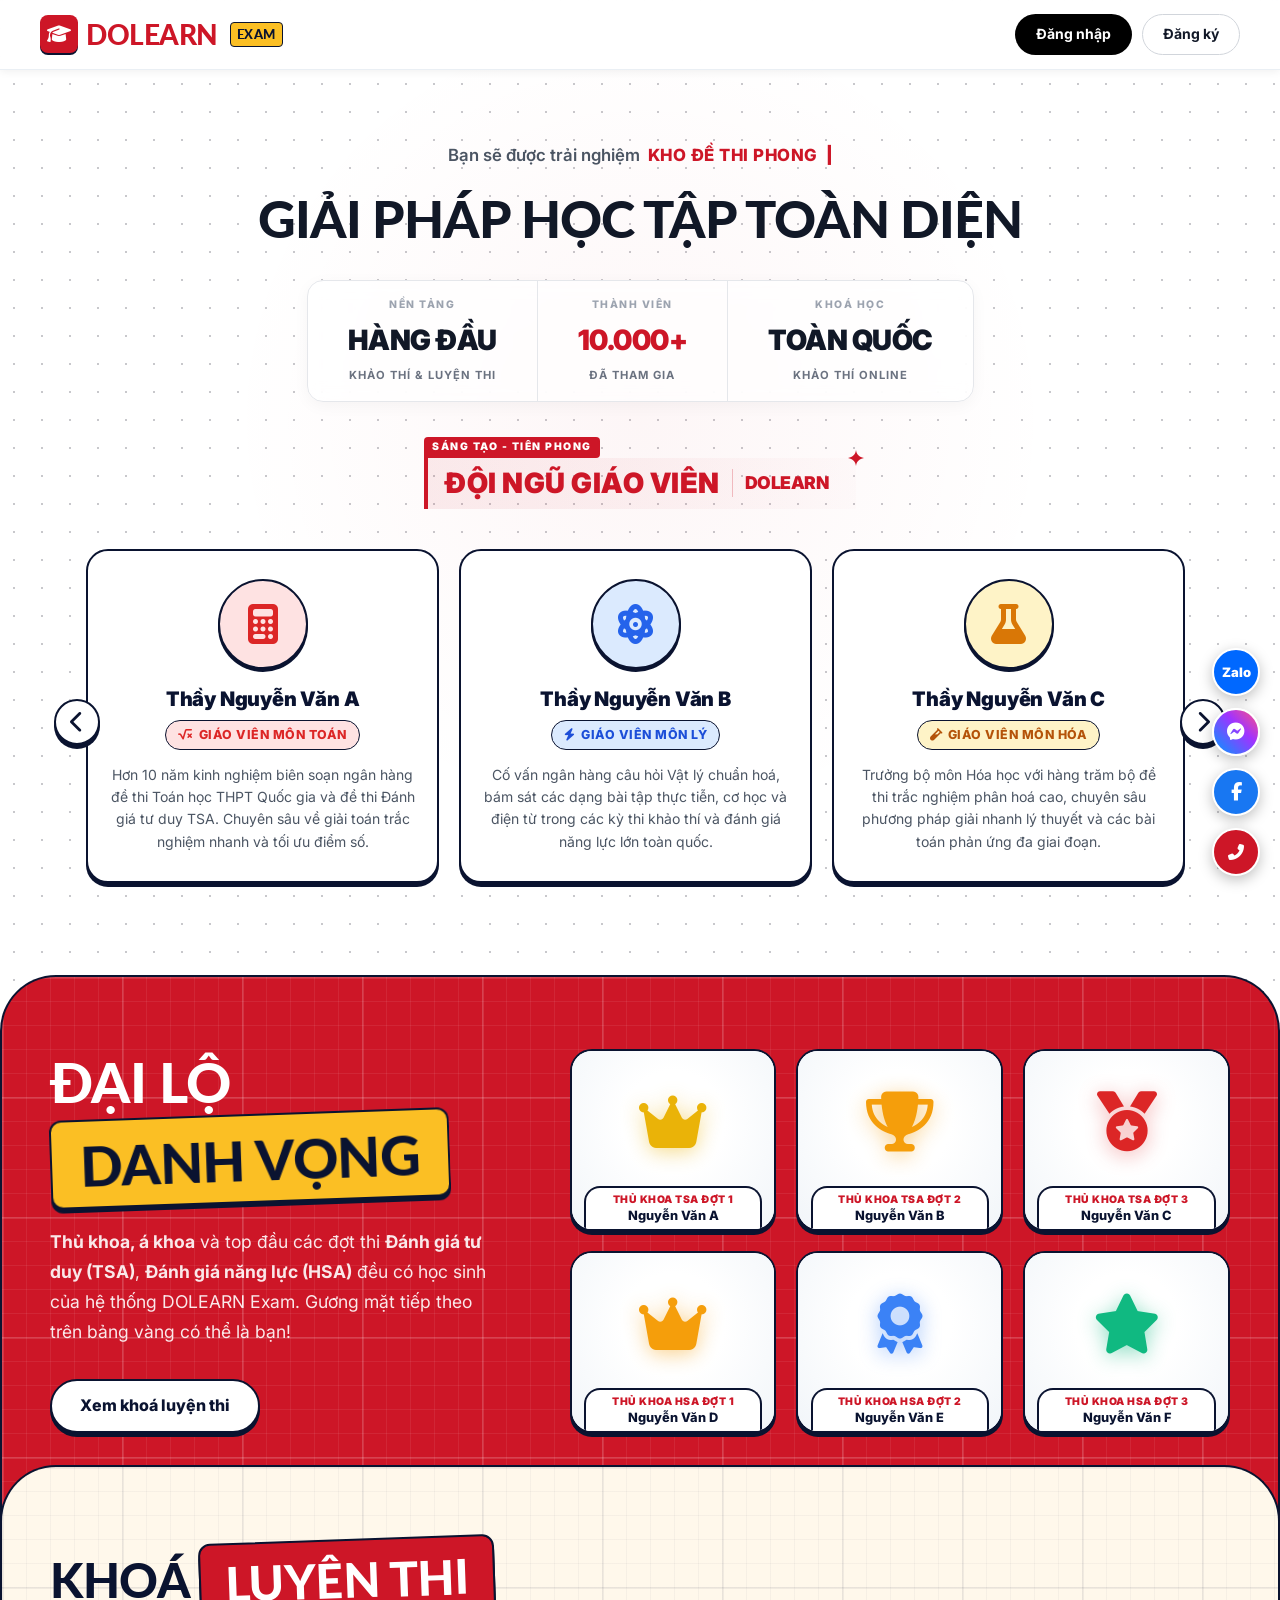
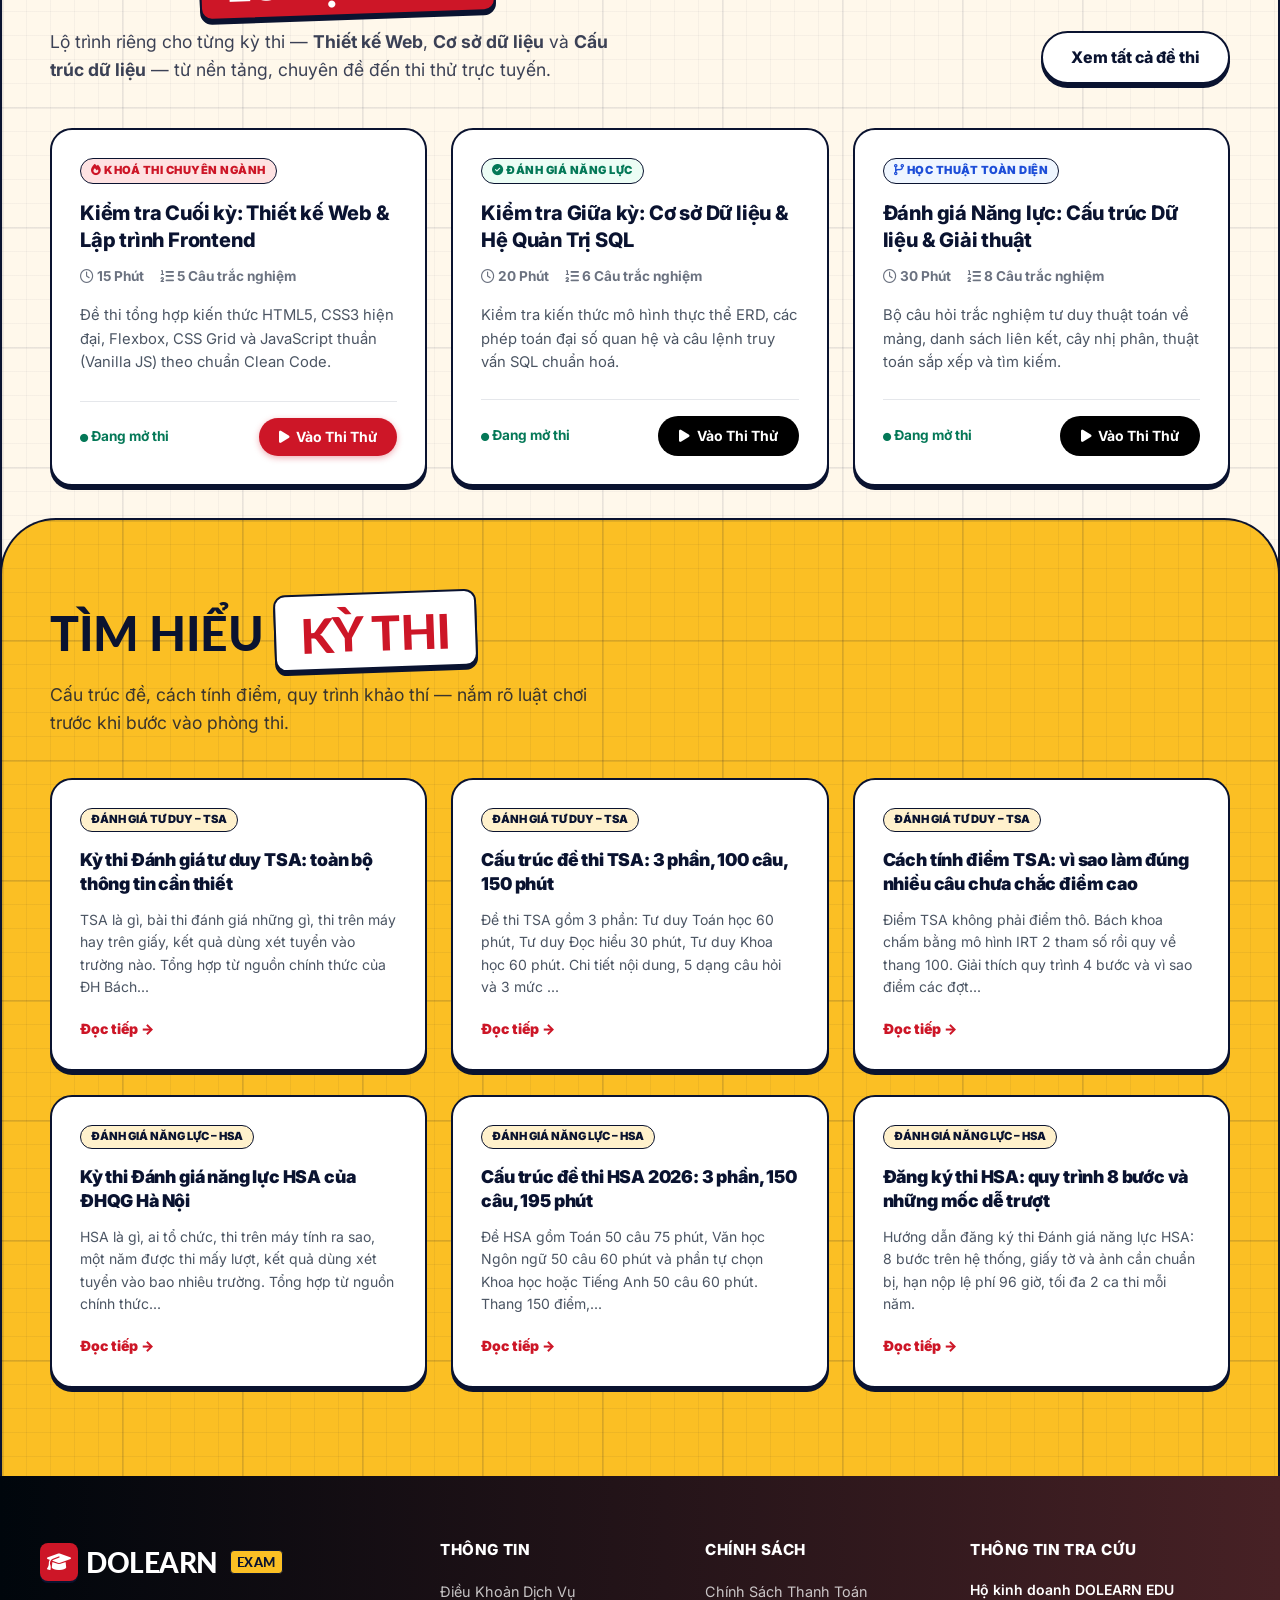
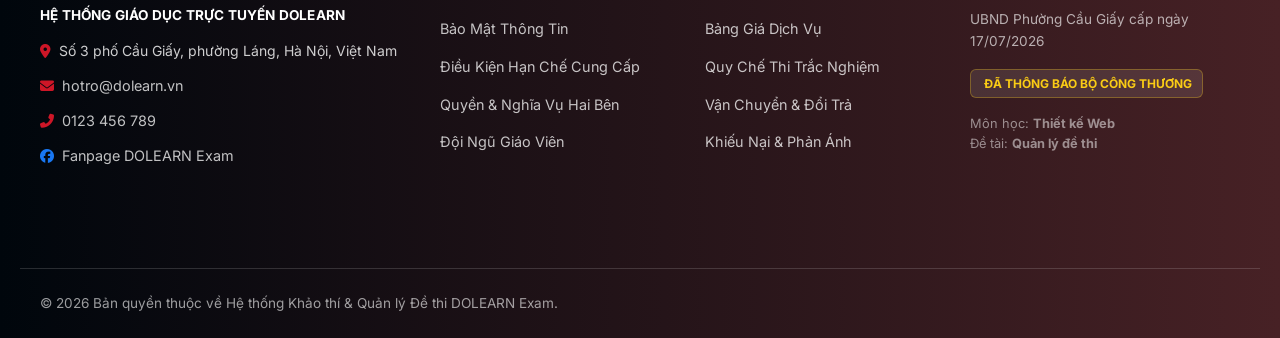
<file: TKW/index.html>
<!DOCTYPE html>
<html lang="vi">
<head>
  <meta charset="UTF-8">
  <meta http-equiv="refresh" content="0; url=html/home.html">
  <title>DOLEARN - Hệ thống Quản lý Đề thi Trực tuyến</title>
  <script>
    window.location.replace("html/home.html");
  </script>
</head>
<body style="font-family: 'Inter', sans-serif; display: flex; align-items: center; justify-content: center; height: 100vh; margin: 0; background-color: #f8fafc; color: #0f172a; text-align: center;">
  <div>
    <h2 style="font-weight: 800; margin-bottom: 0.5rem;"><span style="color: #dc2626;">DO</span>LEARN - Hệ Thống Quản Lý Đề Thi</h2>
    <p style="color: #64748b; margin-bottom: 1rem;">Đang tự động chuyển hướng đến giao diện Trang Chủ...</p>
    <p><a href="html/home.html" style="color: #dc2626; font-weight: 700; text-decoration: none;">Nhấp vào đây nếu trình duyệt không tự chuyển hướng</a></p>
  </div>
</body>
</html>
</file>
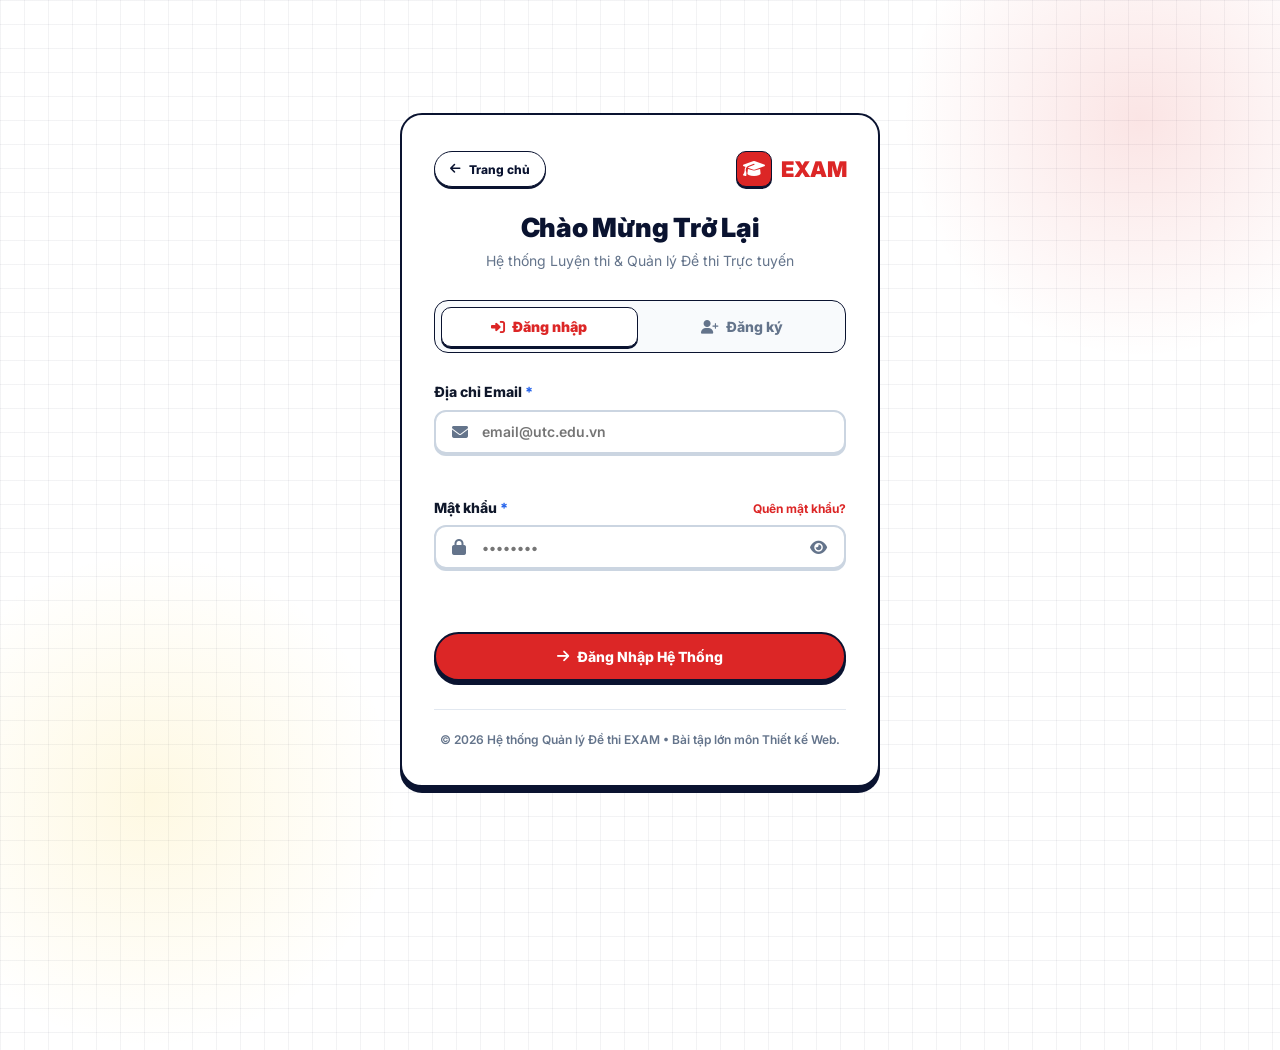
<file: TKW/html/index.html>
<!DOCTYPE html>
<html lang="vi">

<head>
  <meta charset="UTF-8">
  <meta name="viewport" content="width=device-width, initial-scale=1.0">
  <meta name="theme-color" content="#dc2626">
  <meta name="description"
    content="Đăng nhập & Đăng ký tài khoản - Hệ thống Quản lý Đề thi và Luyện thi Trực tuyến EXAM">
  <title>Đăng nhập & Đăng ký | Hệ thống Quản lý Đề thi EXAM</title>

  <link rel="preconnect" href="https://fonts.googleapis.com">
  <link rel="preconnect" href="https://fonts.gstatic.com" crossorigin>
  <link href="https://fonts.googleapis.com/css2?family=Inter:wght@400;500;600;700;800;900&display=swap"
    rel="stylesheet">

  <link rel="stylesheet" href="https://cdnjs.cloudflare.com/ajax/libs/font-awesome/6.5.1/css/all.min.css">

  <link rel="stylesheet" href="../css/style.css">
  <link rel="stylesheet" href="../css/responsive.css">
  <link rel="stylesheet" href="../css/print.css" media="print">
</head>

<body class="auth-page">

  <main class="auth-card-centered" id="authCard">
    
    <div class="auth-top-bar">
      <a href="home.html" class="btn-back-home" title="Quay lại trang chủ">
        <i class="fas fa-arrow-left"></i> Trang chủ
      </a>
      <div class="auth-brand-badge">
        <div class="brand-icon-geom">
          <i class="fas fa-graduation-cap"></i>
        </div>
        <span class="brand-name">EXAM</span>
      </div>
    </div>

    <header class="auth-card-header">
      <h2 id="authHeaderTitle">Chào Mừng Trở Lại</h2>
      <p id="authHeaderSubtitle">Hệ thống Luyện thi & Quản lý Đề thi Trực tuyến</p>
    </header>

    <nav class="auth-segmented-tabs" aria-label="Tabs xác thực">
      <button type="button" class="auth-tab-btn active" id="tabLoginBtn">
        <i class="fas fa-sign-in-alt"></i> Đăng nhập
      </button>
      <button type="button" class="auth-tab-btn" id="tabRegisterBtn">
        <i class="fas fa-user-plus"></i> Đăng ký
      </button>
    </nav>

    <form id="loginForm" novalidate>
      
      <div class="form-group">
        <label class="form-label" for="loginEmail">Địa chỉ Email <span class="required">*</span></label>
        <div class="input-icon-wrapper">
          <i class="fas fa-envelope input-icon"></i>
          <input type="email" id="loginEmail" class="form-control" placeholder="email@utc.edu.vn" autocomplete="email"
            required>
        </div>
        <span class="form-error" id="loginEmailError"></span>
      </div>

      <div class="form-group">
        <div style="display: flex; justify-content: space-between; align-items: center; margin-bottom: 0.35rem;">
          <label class="form-label" for="loginPassword" style="margin-bottom: 0;">Mật khẩu <span
              class="required">*</span></label>
          <a href="#" style="font-size: var(--font-xs); color: #dc2626; font-weight: 700;"
            onclick="alert('Vui lòng liên hệ Quản trị viên hệ thống để khôi phục mật khẩu!')">Quên mật khẩu?</a>
        </div>
        <div class="input-icon-wrapper">
          <i class="fas fa-lock input-icon"></i>
          <input type="password" id="loginPassword" class="form-control" placeholder="••••••••"
            autocomplete="current-password" required>
          <button type="button" class="btn-toggle-password" data-target="loginPassword" aria-label="Hiện mật khẩu">
            <i class="fas fa-eye"></i>
          </button>
        </div>
        <span class="form-error" id="loginPasswordError"></span>
      </div>

      <button type="submit" class="btn btn-primary btn-block btn-lg" id="btnLoginSubmit" style="margin-top: 1.25rem;">
        <i class="fas fa-arrow-right"></i> Đăng Nhập Hệ Thống
      </button>
    </form>

    <form id="registerForm" style="display: none;" novalidate>
      
      <div class="form-group">
        <label class="form-label" for="regName">Họ và Tên <span class="required">*</span></label>
        <div class="input-icon-wrapper">
          <i class="fas fa-user input-icon"></i>
          <input type="text" id="regName" class="form-control" placeholder="Ví dụ: Nguyễn Văn A" required>
        </div>
        <span class="form-error" id="regNameError"></span>
      </div>

      <div class="form-group">
        <label class="form-label" for="regEmail">Địa chỉ Email <span class="required">*</span></label>
        <div class="input-icon-wrapper">
          <i class="fas fa-envelope input-icon"></i>
          <input type="email" id="regEmail" class="form-control" placeholder="email@utc.edu.vn" required>
        </div>
        <span class="form-error" id="regEmailError"></span>
      </div>

      <div class="form-group">
        <label class="form-label" for="regRole">Vai Trò Người Dùng <span class="required">*</span></label>
        <div class="input-icon-wrapper">
          <i class="fas fa-user-tag input-icon"></i>
          <select id="regRole" class="form-control" required style="cursor: pointer; appearance: auto;">
            <option value="student" selected>Học sinh / Thí sinh</option>
            <option value="teacher">Giáo viên / Giảng viên</option>
          </select>
        </div>
        <span class="form-error" id="regRoleError"></span>
      </div>

      <div class="form-group">
        <label class="form-label" for="regPassword">Mật khẩu (tối thiểu 6 ký tự) <span class="required">*</span></label>
        <div class="input-icon-wrapper">
          <i class="fas fa-lock input-icon"></i>
          <input type="password" id="regPassword" class="form-control" placeholder="••••••••" required>
          <button type="button" class="btn-toggle-password" data-target="regPassword" aria-label="Hiện mật khẩu">
            <i class="fas fa-eye"></i>
          </button>
        </div>
        <span class="form-error" id="regPasswordError"></span>
      </div>

      <div class="form-group">
        <label class="form-label" for="regConfirmPassword">Xác nhận mật khẩu <span class="required">*</span></label>
        <div class="input-icon-wrapper">
          <i class="fas fa-shield-alt input-icon"></i>
          <input type="password" id="regConfirmPassword" class="form-control" placeholder="••••••••" required>
          <button type="button" class="btn-toggle-password" data-target="regConfirmPassword" aria-label="Hiện mật khẩu">
            <i class="fas fa-eye"></i>
          </button>
        </div>
        <span class="form-error" id="regConfirmPasswordError"></span>
      </div>

      <button type="submit" class="btn btn-primary btn-block btn-lg" id="btnRegisterSubmit"
        style="margin-top: 1.25rem;">
        <i class="fas fa-user-plus"></i> Hoàn Tất Đăng Ký
      </button>
    </form>

    <footer class="auth-card-footer">
      <p>&copy; 2026 Hệ thống Quản lý Đề thi EXAM • Bài tập lớn môn Thiết kế Web.</p>
    </footer>
  </main>

  <script src="../js/auth.js"></script>
  <script src="../js/utils.js"></script>
</body>

</html>
</file>
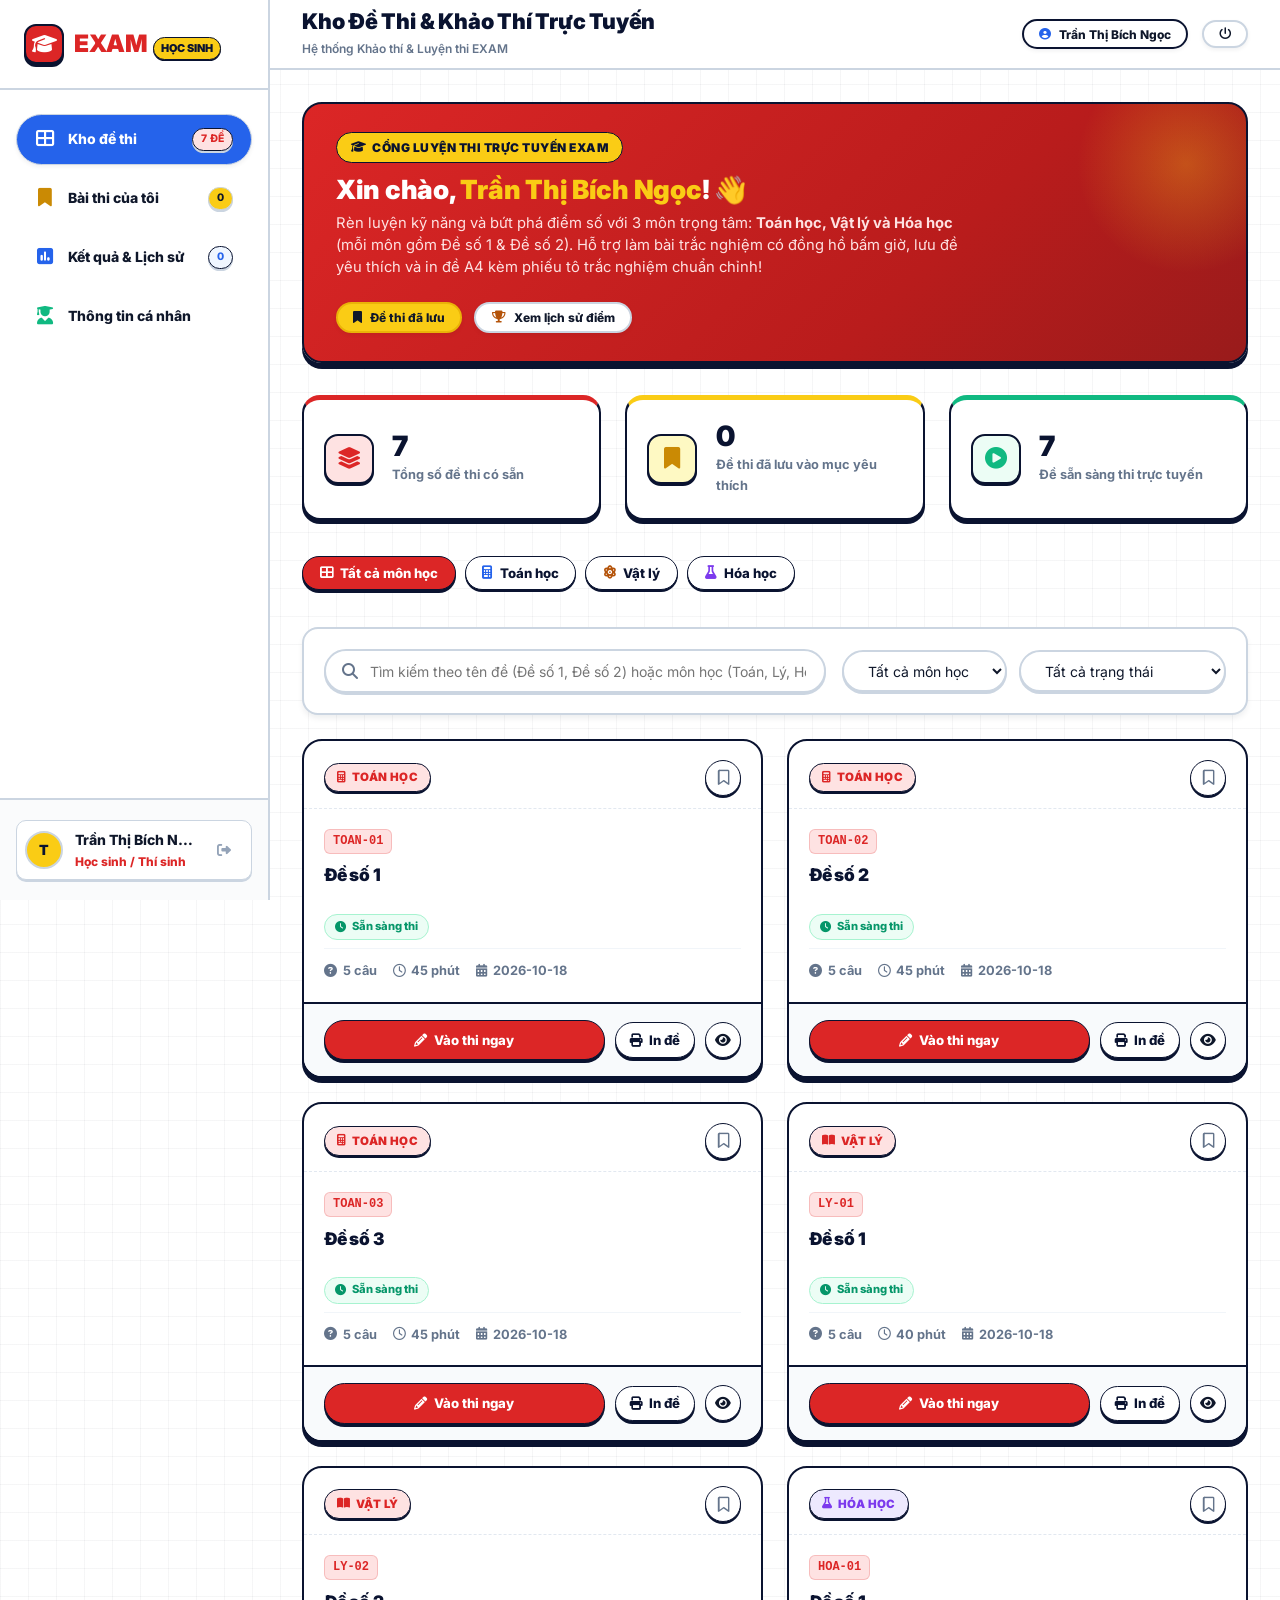
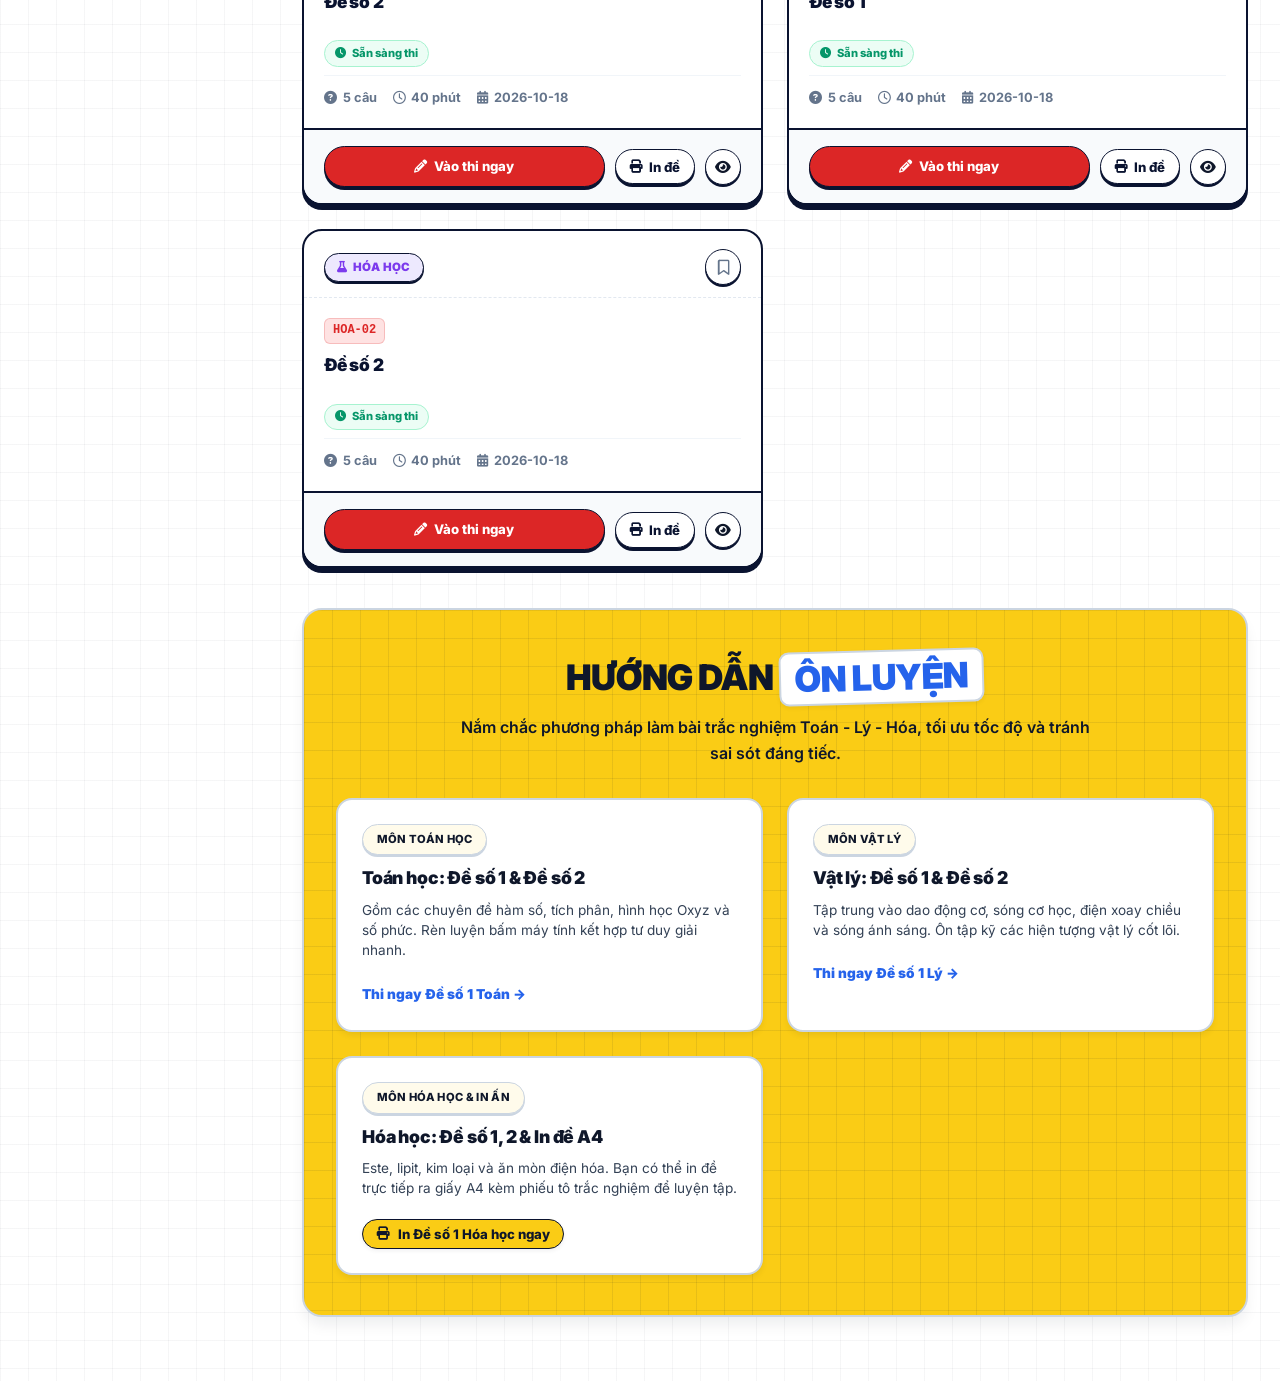
<file: TKW/html/dashboard.html>
<!DOCTYPE html>
<html lang="vi">

<head>
  <meta charset="UTF-8">
  <meta name="viewport" content="width=device-width, initial-scale=1.0">
  <meta name="theme-color" content="#dc2626">
  <meta name="description"
    content="Cổng Luyện thi & Khảo thí Trực tuyến EXAM - Quản lý kho đề thi, làm bài trắc nghiệm, lưu đề và in đề thi chuẩn A4 dành cho học sinh.">
  <title>Cổng Luyện Thi & Khảo Thí Học Sinh | EXAM</title>

  <link rel="preconnect" href="https://fonts.googleapis.com">
  <link rel="preconnect" href="https://fonts.gstatic.com" crossorigin>
  <link
    href="https://fonts.googleapis.com/css2?family=Inter:wght@400;500;600;700;800;900&family=Lato:wght@400;700;900&display=swap"
    rel="stylesheet">

  <link rel="stylesheet" href="https://cdnjs.cloudflare.com/ajax/libs/font-awesome/6.5.1/css/all.min.css">

  <link rel="stylesheet" href="../css/style.css">
  <link rel="stylesheet" href="../css/responsive.css">
  <link rel="stylesheet" href="../css/print.css" media="print">

  <script src="../js/auth.js"></script>
  <script>
    (function () {
      try {
        var user = typeof getCurrentUser === "function" ? getCurrentUser() : (function () {
          try {
            var raw = localStorage.getItem("exampro_current_user");
            return raw ? JSON.parse(raw) : null;
          } catch (e) { return null; }
        })();
        if (user && (user.role === 'Giáo viên' || user.role === 'teacher' || (typeof isTeacherUser === "function" && isTeacherUser(user)))) {
          window.location.replace("teacher-dashboard.html");
        }
      } catch (err) {}
    })();
  </script>
</head>

<body class="dashboard-layout">

  <div class="sidebar-backdrop"></div>

  <aside class="sidebar">
    
    <div class="sidebar-header">
      <a href="home.html" class="sidebar-logo" style="text-decoration: none; display: flex; align-items: center; gap: 0.65rem;">
        <div class="brand-icon-geom"
          style="width: 40px; height: 40px; background: #dc2626; color: #ffffff; border-radius: 12px; display: flex; align-items: center; justify-content: center; box-shadow: 0 3px 0 #0a1330; border: 2px solid #0a1330; font-size: 1.25rem;">
          <i class="fas fa-graduation-cap"></i>
        </div>
        <div style="display: flex; align-items: baseline; gap: 0.35rem;">
          <span style="font-weight: 900; color: #dc2626; font-size: 1.5rem; letter-spacing: -0.5px;">EXAM</span>
          <span class="brand-text-tag"
            style="font-size: 0.68rem; font-weight: 900; background: #facc15; color: #0a1330; padding: 2px 7px; border-radius: 9999px; border: 1.5px solid #0a1330; box-shadow: 0 1px 0 #0a1330;">HỌC SINH</span>
        </div>
      </a>
    </div>

    <nav class="sidebar-menu" aria-label="Menu chính học sinh">
      
      <a href="#all-exams" class="menu-item-link sidebar-nav-tab active" data-tab="nav-all-exams"
        title="Kho toàn bộ đề thi trắc nghiệm các môn">
        <i class="fas fa-th-large"></i>
        <span>Kho đề thi</span>
        <span class="badge" id="navAllExamsBadge"
          style="margin-left: auto; background: #fee2e2; color: #dc2626; font-size: 0.65rem; border-color: #0a1330; padding: 0.15rem 0.5rem;">7 ĐỀ</span>
      </a>

      <a href="#my-exams" class="menu-item-link sidebar-nav-tab" data-tab="nav-my-exams"
        title="Đề thi đã lưu yêu thích và đề thi đã hoàn thành">
        <i class="fas fa-bookmark" style="color: #ca8a04;"></i>
        <span>Bài thi của tôi</span>
        <span class="badge badge-yellow" id="navBookmarkBadge"
          style="margin-left: auto; font-size: 0.65rem; padding: 0.15rem 0.5rem;">0</span>
      </a>

      <a href="#history" class="menu-item-link sidebar-nav-tab" data-tab="nav-history"
        title="Xem lại bảng điểm và thời gian làm bài">
        <i class="fas fa-poll" style="color: #2563eb;"></i>
        <span>Kết quả & Lịch sử</span>
        <span class="badge" id="navHistoryBadge"
          style="margin-left: auto; background: #eff6ff; color: #2563eb; font-size: 0.65rem; border-color: #0a1330; padding: 0.15rem 0.5rem;">0</span>
      </a>

      <a href="#profile" class="menu-item-link sidebar-nav-tab" data-tab="nav-profile"
        title="Thông tin thí sinh và thống kê năng lực">
        <i class="fas fa-user-graduate" style="color: #10b981;"></i>
        <span>Thông tin cá nhân</span>
      </a>
    </nav>

    <div class="sidebar-footer">
      <div class="user-profile-badge">
        <div class="avatar-circle user-avatar-char" style="background: #facc15; color: #0a1330;">H</div>
        <div class="user-info">
          <div class="user-name user-name-display">Trần Thị Bích Ngọc</div>
          <div class="user-role user-role-display" style="color: #dc2626; font-weight: 800;">Học sinh / Thí sinh</div>
        </div>
        <button type="button" class="btn btn-icon btn-logout"
          style="background: none; border: none; color: #94a3b8; cursor: pointer;" title="Đăng xuất khỏi hệ thống">
          <i class="fas fa-sign-out-alt"></i>
        </button>
      </div>
    </div>
  </aside>

  <div class="main-wrapper">
    
    <header class="topbar">
      <div class="topbar-left">
        <button type="button" class="menu-toggle-btn" id="menuToggleBtn" aria-label="Mở Menu điều hướng">
          <i class="fas fa-bars"></i>
        </button>
        <div>
          <h1 class="page-title" id="pageTitle" style="font-size: 1.35rem; font-weight: 900; color: #0a1330; margin: 0;">
            Kho Đề Thi & Khảo Thí Trực Tuyến
          </h1>
          <span style="font-size: 0.75rem; color: #64748b; font-weight: 600;">Hệ thống Khảo thí & Luyện thi EXAM</span>
        </div>
      </div>
      <div class="topbar-right">
        
        <button type="button" class="btn btn-secondary btn-sm sidebar-nav-tab" data-tab="nav-profile"
          style="border-color: #0a1330;">
          <i class="fas fa-user-circle text-accent"></i> <span class="user-name-display">Trần Thị Bích Ngọc</span>
        </button>

        <button type="button" class="btn btn-secondary btn-sm btn-logout" title="Đăng xuất tài khoản">
          <i class="fas fa-power-off"></i>
        </button>
      </div>
    </header>

    <main class="dashboard-content">

      <section class="student-welcome-banner">
        <div style="position: relative; z-index: 2;">
          <span class="banner-tag">
            <i class="fas fa-graduation-cap"></i> CỔNG LUYỆN THI TRỰC TUYẾN EXAM
          </span>
          <h2>
            Xin chào, <span id="bannerStudentName" style="color: #facc15;">Trần Thị Bích Ngọc</span>! 👋
          </h2>
          <p>
            Rèn luyện kỹ năng và bứt phá điểm số với 3 môn trọng tâm: <strong>Toán học, Vật lý và Hóa học</strong> (mỗi môn gồm Đề số 1 & Đề số 2).
            Hỗ trợ làm bài trắc nghiệm có đồng hồ bấm giờ, lưu đề yêu thích và in đề A4 kèm phiếu tô trắc nghiệm chuẩn chỉnh!
          </p>
        </div>

        <div style="display: flex; gap: 0.75rem; align-items: center; position: relative; z-index: 2; flex-wrap: wrap;">
          <button type="button" class="btn btn-yellow btn-sm sidebar-nav-tab" data-tab="nav-my-exams">
            <i class="fas fa-bookmark"></i> Đề thi đã lưu
          </button>
          <button type="button" class="btn btn-secondary btn-sm sidebar-nav-tab" data-tab="nav-history">
            <i class="fas fa-trophy text-yellow"></i> Xem lịch sử điểm
          </button>
        </div>
      </section>

      <section class="stats-grid">
        
        <div class="student-stat-card card-red">
          <div class="student-stat-icon icon-red">
            <i class="fas fa-layer-group"></i>
          </div>
          <div class="student-stat-info">
            <h3 id="statTotalExams">7</h3>
            <p>Tổng số đề thi có sẵn</p>
          </div>
        </div>

        <div class="student-stat-card card-yellow">
          <div class="student-stat-icon icon-yellow">
            <i class="fas fa-bookmark"></i>
          </div>
          <div class="student-stat-info">
            <h3 id="statBookmarkedExams">0</h3>
            <p>Đề thi đã lưu vào mục yêu thích</p>
          </div>
        </div>

        <div class="student-stat-card card-green">
          <div class="student-stat-icon icon-green">
            <i class="fas fa-play-circle"></i>
          </div>
          <div class="student-stat-info">
            <h3 id="statActiveExams">7</h3>
            <p>Đề sẵn sàng thi trực tuyến</p>
          </div>
        </div>
      </section>

      <div id="sectionAllExams" class="student-tab-section active">
        
        <div class="subject-pills-bar" aria-label="Bộ lọc môn học nhanh">
          <button type="button" class="subject-pill-btn active" data-subject="all">
            <i class="fas fa-th-large"></i> Tất cả môn học
          </button>
          <button type="button" class="subject-pill-btn" data-subject="Toán">
            <i class="fas fa-calculator text-accent"></i> Toán học
          </button>
          <button type="button" class="subject-pill-btn" data-subject="Lý">
            <i class="fas fa-atom text-yellow"></i> Vật lý
          </button>
          <button type="button" class="subject-pill-btn" data-subject="Hóa">
            <i class="fas fa-flask" style="color: #7c3aed;"></i> Hóa học
          </button>
        </div>

        <section class="card" style="margin-bottom: 1.5rem; padding: 1.25rem;">
          <div class="filter-bar" style="margin-bottom: 0;">
            
            <div class="search-box" style="flex: 1;">
              <i class="fas fa-search"></i>
              <input 
                type="text" 
                id="searchExamInput" 
                class="form-control" 
                placeholder="Tìm kiếm theo tên đề (Đề số 1, Đề số 2) hoặc môn học (Toán, Lý, Hóa)..."
              >
            </div>

            <div class="filter-actions">
              <select id="filterSubjectSelect" class="form-control" style="width: auto;">
                <option value="all">Tất cả môn học</option>
                <option value="Toán">Toán học</option>
                <option value="Lý">Vật lý</option>
                <option value="Hóa">Hóa học</option>
              </select>

              <select id="filterStatusSelect" class="form-control" style="width: auto;">
                <option value="all">Tất cả trạng thái</option>
                <option value="Đang mở">Đang mở (Chưa làm)</option>
                <option value="Đã làm">Đã làm (Xem kết quả)</option>
                <option value="Đã lưu">Đã lưu (Yêu thích)</option>
              </select>
            </div>
          </div>
        </section>

        <section class="student-exams-grid" id="studentExamsGrid">
          
        </section>

        <section class="banner-yellow-section" style="margin-top: 1rem;">
          <div style="text-align: center; margin-bottom: 2rem;">
            <h2 style="font-size: 2.2rem; font-weight: 900; color: var(--primary); margin-bottom: 0.65rem;">
              HƯỚNG DẪN <span class="badge-highlight"
                style="display: inline-block; background: #ffffff; color: var(--accent); border: 2px solid var(--border-dark); border-radius: var(--radius-md); padding: 0.2rem 0.85rem; box-shadow: var(--shadow-aeck-sm); transform: rotate(-1.5deg);">ÔN LUYỆN</span>
            </h2>
            <p style="color: var(--primary); font-size: 1rem; font-weight: 600; max-width: 650px; margin: 0 auto;">
              Nắm chắc phương pháp làm bài trắc nghiệm Toán - Lý - Hóa, tối ưu tốc độ và tránh sai sót đáng tiếc.
            </p>
          </div>

          <div style="display: grid; grid-template-columns: repeat(auto-fit, minmax(280px, 1fr)); gap: 1.5rem;">
            
            <div class="card card-hover"
              style="background: #ffffff; padding: 1.5rem; border: 2px solid var(--border-dark); box-shadow: var(--shadow-aeck);">
              <div style="margin-bottom: 0.75rem;">
                <span class="badge" style="background: var(--bg-warm); color: var(--primary); font-size: 0.7rem;">MÔN TOÁN HỌC</span>
              </div>
              <h4 style="font-size: 1.1rem; font-weight: 900; margin-bottom: 0.65rem; color: var(--primary);">
                Toán học: Đề số 1 & Đề số 2
              </h4>
              <p style="font-size: 0.85rem; color: var(--text-body); margin-bottom: 1.25rem; line-height: 1.5;">
                Gồm các chuyên đề hàm số, tích phân, hình học Oxyz và số phức. Rèn luyện bấm máy tính kết hợp tư duy giải nhanh.
              </p>
              <a href="exam.html?id=EXAM-TOAN-01"
                style="font-size: 0.85rem; font-weight: 900; color: var(--accent); display: inline-flex; align-items: center; gap: 0.35rem;">
                Thi ngay Đề số 1 Toán →
              </a>
            </div>

            <div class="card card-hover"
              style="background: #ffffff; padding: 1.5rem; border: 2px solid var(--border-dark); box-shadow: var(--shadow-aeck);">
              <div style="margin-bottom: 0.75rem;">
                <span class="badge" style="background: var(--bg-warm); color: var(--primary); font-size: 0.7rem;">MÔN VẬT LÝ</span>
              </div>
              <h4 style="font-size: 1.1rem; font-weight: 900; margin-bottom: 0.65rem; color: var(--primary);">
                Vật lý: Đề số 1 & Đề số 2
              </h4>
              <p style="font-size: 0.85rem; color: var(--text-body); margin-bottom: 1.25rem; line-height: 1.5;">
                Tập trung vào dao động cơ, sóng cơ học, điện xoay chiều và sóng ánh sáng. Ôn tập kỹ các hiện tượng vật lý cốt lõi.
              </p>
              <a href="exam.html?id=EXAM-LY-01"
                style="font-size: 0.85rem; font-weight: 900; color: var(--accent); display: inline-flex; align-items: center; gap: 0.35rem;">
                Thi ngay Đề số 1 Lý →
              </a>
            </div>

            <div class="card card-hover"
              style="background: #ffffff; padding: 1.5rem; border: 2px solid var(--border-dark); box-shadow: var(--shadow-aeck);">
              <div style="margin-bottom: 0.75rem;">
                <span class="badge" style="background: var(--bg-warm); color: var(--primary); font-size: 0.7rem;">MÔN HÓA HỌC & IN ẤN</span>
              </div>
              <h4 style="font-size: 1.1rem; font-weight: 900; margin-bottom: 0.65rem; color: var(--primary);">
                Hóa học: Đề số 1, 2 & In đề A4
              </h4>
              <p style="font-size: 0.85rem; color: var(--text-body); margin-bottom: 1.25rem; line-height: 1.5;">
                Este, lipit, kim loại và ăn mòn điện hóa. Bạn có thể in đề trực tiếp ra giấy A4 kèm phiếu tô trắc nghiệm để luyện tập.
              </p>
              <button type="button" class="btn btn-sm btn-yellow" onclick="window.printFullExam('EXAM-HOA-01')"
                style="font-size: 0.825rem; font-weight: 800; border: 1.5px solid #0a1330; padding: 0.4rem 0.85rem;">
                <i class="fas fa-print"></i> In Đề số 1 Hóa học ngay
              </button>
            </div>
          </div>
        </section>
      </div>

      <div id="sectionMyExams" class="student-tab-section">
        <div id="myExamsContainer">
          
        </div>
      </div>

      <div id="sectionHistory" class="student-tab-section">
        <div class="card" style="padding: 1.5rem; margin-bottom: 1.5rem;">
          <div style="display: flex; align-items: center; justify-content: space-between; margin-bottom: 1.25rem; flex-wrap: wrap; gap: 0.75rem;">
            <div>
              <h3 style="font-size: 1.35rem; font-weight: 900; color: #0a1330; margin-bottom: 0.25rem;">
                <i class="fas fa-history text-accent"></i> Bảng Kết Quả Khảo Thí & Lịch Sử Làm Bài
              </h3>
              <p class="text-muted" style="font-size: 0.85rem;">
                Theo dõi tiến trình ôn luyện, điểm số đạt được và thời gian hoàn thành từng đề thi.
              </p>
            </div>
            <button type="button" class="btn btn-secondary btn-sm" onclick="window.print()" title="In bảng điểm cá nhân">
              <i class="fas fa-print"></i> In bảng điểm
            </button>
          </div>

          <div class="table-responsive">
            <table class="custom-table" id="historyTable">
              <thead>
                <tr>
                  <th>Lần thi</th>
                  <th>Tên bài thi & Mã đề</th>
                  <th>Thời gian nộp</th>
                  <th>Điểm số</th>
                  <th>Tỷ lệ câu đúng</th>
                  <th>Hành động</th>
                </tr>
              </thead>
              <tbody id="historyTableBody">
                
              </tbody>
            </table>
          </div>
        </div>
      </div>

      <div id="sectionProfile" class="student-tab-section">
        <div style="display: grid; grid-template-columns: 1fr 2fr; gap: 1.5rem; align-items: start;">
          
          <div class="card" style="padding: 1.75rem; text-align: center; border: 2px solid #0a1330; box-shadow: 0 5px 0 #0a1330;">
            <div class="avatar-circle user-avatar-char"
              style="width: 80px; height: 80px; font-size: 2.5rem; margin: 0 auto 1rem; background: #facc15; color: #0a1330; border: 3px solid #0a1330; box-shadow: 0 4px 0 #0a1330;">
              H
            </div>
            <h3 class="user-name-display" style="font-size: 1.35rem; font-weight: 900; color: #0a1330; margin-bottom: 0.25rem;">
              Trần Thị Bích Ngọc
            </h3>
            <span class="badge badge-primary" style="margin-bottom: 1.25rem;">Học sinh / Thí sinh</span>

            <div style="border-top: 1.5px dashed #cbd5e1; padding-top: 1.25rem; text-align: left;">
              <div style="display: flex; justify-content: space-between; margin-bottom: 0.65rem; font-size: 0.85rem;">
                <span class="text-muted">Mã học sinh:</span>
                <strong id="displayStudentId">HS-2026-089</strong>
              </div>
              <div style="display: flex; justify-content: space-between; margin-bottom: 0.65rem; font-size: 0.85rem;">
                <span class="text-muted">Đã luyện tập:</span>
                <strong id="profileCompletedCount">0 đề</strong>
              </div>
              <div style="display: flex; justify-content: space-between; margin-bottom: 0.65rem; font-size: 0.85rem;">
                <span class="text-muted">Đề thi đã lưu:</span>
                <strong id="profileBookmarkCount">0 đề</strong>
              </div>
              <div style="display: flex; justify-content: space-between; font-size: 0.85rem;">
                <span class="text-muted">Điểm trung bình:</span>
                <strong id="profileAvgScore" style="color: #dc2626;">--/10</strong>
              </div>
            </div>
          </div>

          <div class="card" style="padding: 1.75rem; border: 2px solid #0a1330; box-shadow: 0 5px 0 #0a1330;">
            <h3 style="font-size: 1.35rem; font-weight: 900; color: #0a1330; margin-bottom: 1.25rem;">
              <i class="fas fa-id-card text-accent"></i> Hồ Sơ Thí Sinh
            </h3>

            <form id="studentProfileForm">
              <div style="display: grid; grid-template-columns: 1fr 1fr; gap: 1rem; margin-bottom: 1rem;">
                <div class="form-group" style="margin-bottom: 0;">
                  <label class="form-label" for="profileFullName">Họ và tên thí sinh <span class="required">*</span></label>
                  <input type="text" id="profileFullName" class="form-control" value="Trần Thị Bích Ngọc" required>
                </div>
                <div class="form-group" style="margin-bottom: 0;">
                  <label class="form-label" for="profileId">Số báo danh / Mã học sinh</label>
                  <input type="text" id="profileId" class="form-control" value="HS-2026-089">
                </div>
              </div>

              <div style="display: grid; grid-template-columns: 1fr 1fr; gap: 1rem; margin-bottom: 1rem;">
                <div class="form-group" style="margin-bottom: 0;">
                  <label class="form-label" for="profileEmail">Địa chỉ Email</label>
                  <input type="email" id="profileEmail" class="form-control" value="sinhvien@utc.edu.vn" readonly disabled style="background: #f1f5f9;">
                </div>
                <div class="form-group" style="margin-bottom: 0;">
                  <label class="form-label" for="profileRole">Vai trò hệ thống</label>
                  <input type="text" id="profileRole" class="form-control" value="Học sinh / Thí sinh" readonly disabled style="background: #f1f5f9;">
                </div>
              </div>

              <div class="form-group">
                <label class="form-label" for="profileSchool">Trường học / Khối lớp</label>
                <input type="text" id="profileSchool" class="form-control" value="Lớp 12A1 - THPT Chuyên" placeholder="Nhập tên trường học...">
              </div>

              <div style="display: flex; justify-content: flex-end; gap: 0.75rem; margin-top: 1.5rem;">
                <button type="submit" class="btn btn-primary">
                  <i class="fas fa-save"></i> Lưu Thông Tin
                </button>
              </div>
            </form>
          </div>
        </div>
      </div>

    </main>
  </div>

  <div class="modal-overlay" id="examPreviewModal">
    <div class="modal-dialog modal-lg">
      <div class="modal-header">
        <h3 id="previewModalTitle">Chi Tiết Đề Thi</h3>
        <button type="button" class="modal-close-btn" data-close-modal aria-label="Đóng">&times;</button>
      </div>

      <div class="modal-body">
        
        <div class="exam-preview-meta" id="previewModalMeta">
          
        </div>

        <div style="display: flex; justify-content: space-between; align-items: center; margin-bottom: 1rem;">
          <h4 style="font-size: 1.05rem; font-weight: 900; color: #0a1330; margin: 0;">
            <i class="fas fa-list-ol text-accent"></i> Danh Sách Câu Hỏi Trắc Nghiệm Của Đề
          </h4>
          <span class="text-muted" style="font-size: 0.8rem; font-weight: 700;">
            <i class="fas fa-shield-alt"></i> Đáp án được bảo mật cho đến khi nộp bài
          </span>
        </div>

        <div id="previewModalQuestions" style="max-height: 380px; overflow-y: auto; padding-right: 0.35rem;">
          
        </div>
      </div>

      <div class="modal-footer">
        <button type="button" class="btn btn-secondary" data-close-modal>Đóng</button>
        <button type="button" class="btn btn-secondary" id="btnPreviewModalPrint" style="border-color: #0a1330;">
          <i class="fas fa-print"></i> In Đề Chuẩn A4 (PDF)
        </button>
        <a href="#" class="btn btn-primary" id="btnPreviewModalStart">
          <i class="fas fa-pencil-alt"></i> Bắt Đầu Làm Bài
        </a>
      </div>
    </div>
  </div>

  <div id="fullExamPrintArea">
    
  </div>

  <div class="toast-container"></div>

  <script src="../js/utils.js"></script>
  <script src="../js/dashboard.js"></script>
</body>

</html>
</file>
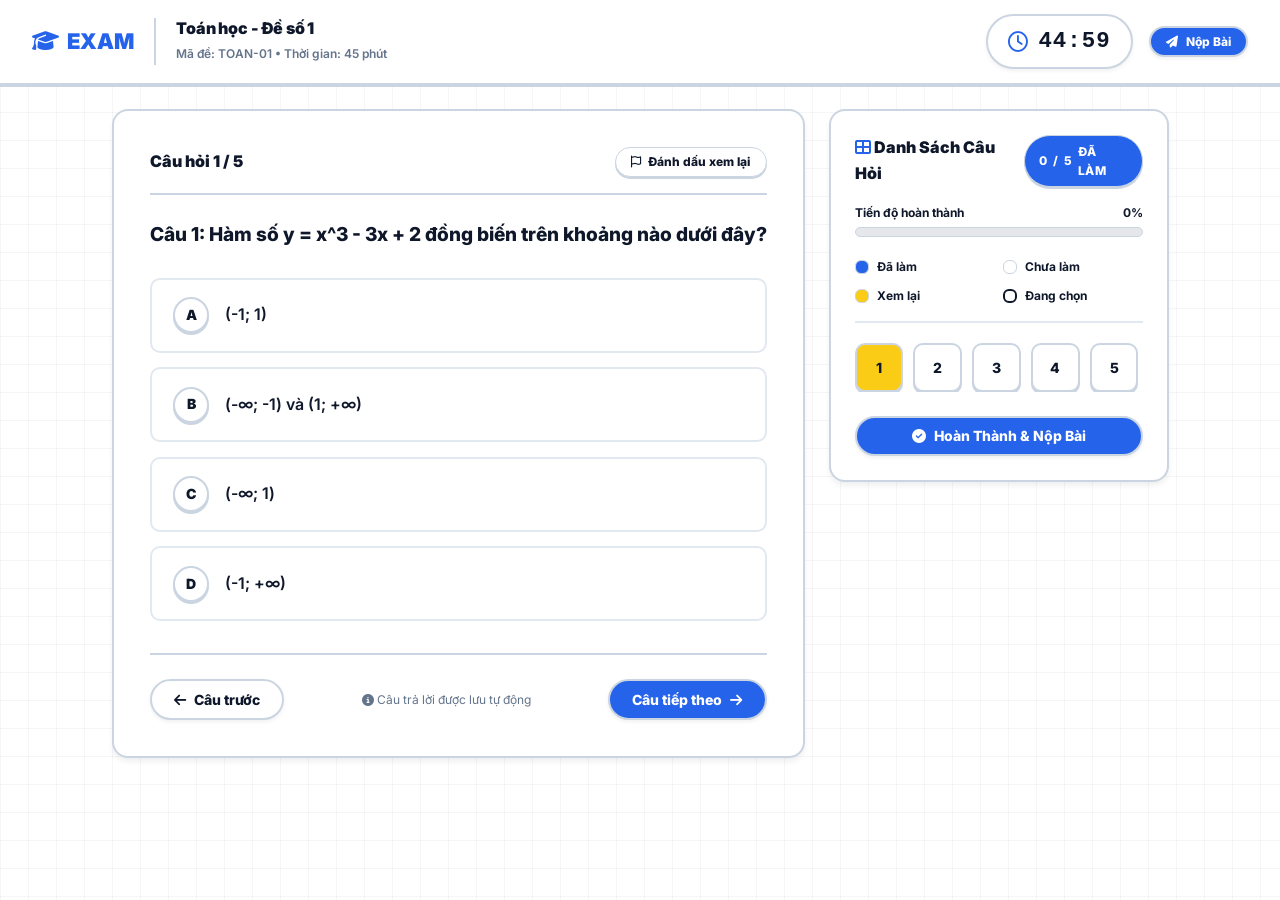
<file: TKW/html/exam.html>
<!DOCTYPE html>
<html lang="vi">
<head>
  <meta charset="UTF-8">
  <meta name="viewport" content="width=device-width, initial-scale=1.0">
  <meta name="theme-color" content="#dc2626">
  <meta name="description" content="Giao diện Thi Trực Tuyến - Hệ thống Luyện thi & Quản lý Đề thi DOLEARN Exam">
  <title>Phòng Thi Trực Tuyến | DOLEARN Exam</title>

  <link rel="preconnect" href="https://fonts.googleapis.com">
  <link rel="preconnect" href="https://fonts.gstatic.com" crossorigin>
  <link href="https://fonts.googleapis.com/css2?family=Inter:wght@400;500;600;700;800;900&family=Lato:wght@400;700;900&display=swap" rel="stylesheet">

  <link rel="stylesheet" href="https://cdnjs.cloudflare.com/ajax/libs/font-awesome/6.5.1/css/all.min.css">

  <link rel="stylesheet" href="../css/style.css">
  <link rel="stylesheet" href="../css/responsive.css">
  <link rel="stylesheet" href="../css/print.css" media="print">

  <script src="../js/auth.js"></script>
  <script>
    (function () {
      try {
        var user = typeof getCurrentUser === "function" ? getCurrentUser() : (function () {
          try {
            var raw = localStorage.getItem("exampro_current_user");
            return raw ? JSON.parse(raw) : null;
          } catch (e) { return null; }
        })();
        if (user && (user.role === 'Giáo viên' || user.role === 'teacher' || (typeof isTeacherUser === "function" && isTeacherUser(user)))) {
          window.location.replace("teacher-dashboard.html");
        }
      } catch (err) {}
    })();
  </script>
</head>
<body class="exam-page">

  <header class="exam-header">
    <div class="exam-header-inner">
      
      <div class="exam-meta-info">
        <a href="dashboard.html" class="exam-brand-logo" title="Quay lại bảng điều khiển">
          <i class="fas fa-graduation-cap"></i>
          <span>EXAM</span>
        </a>
        <div class="exam-title-display">
          <h2 id="examHeaderTitle">Đề thi Trực Tuyến</h2>
          <span id="examHeaderCode">Mã đề: WEB-01 • Môn: Thiết kế Web</span>
        </div>
      </div>

      <div style="display: flex; align-items: center; gap: 1rem;">
        <div class="user-display-name text-muted" style="font-size: var(--font-xs); text-align: right; display: none; sm:block;">
          <div>Thí sinh:</div>
          <strong id="candidateName" style="color: var(--primary);">Nguyễn Văn A</strong>
        </div>

        <div class="timer-container" title="Thời gian còn lại">
          <i class="far fa-clock"></i>
          <span class="timer-countdown" id="timerDisplay">15:00</span>
        </div>

        <button type="button" class="btn btn-primary btn-sm" id="btnSubmitExam">
          <i class="fas fa-paper-plane"></i> Nộp Bài
        </button>
      </div>
    </div>
  </header>

  <main class="exam-main-container">
    
    <section class="question-card">
      <div class="question-header-row">
        <div class="question-number-badge">
          Câu hỏi <span id="currentQuestionNumber">1</span> / <span id="totalQuestionsNumber">5</span>
        </div>
        <button type="button" class="flag-question-btn" id="btnFlagQuestion" title="Đánh dấu để xem lại câu hỏi này sau">
          <i class="far fa-flag"></i> Đánh dấu xem lại
        </button>
      </div>

      <div class="question-content" id="questionContent">
        Đang tải câu hỏi...
      </div>

      <div class="answers-list" id="answersList">
        
      </div>

      <div class="question-nav-controls">
        <button type="button" class="btn btn-secondary" id="btnPrevQuestion">
          <i class="fas fa-arrow-left"></i> Câu trước
        </button>
        <div class="text-muted" style="font-size: var(--font-xs);">
          <i class="fas fa-info-circle"></i> Câu trả lời được lưu tự động
        </div>
        <button type="button" class="btn btn-primary" id="btnNextQuestion">
          Câu tiếp theo <i class="fas fa-arrow-right"></i>
        </button>
      </div>
    </section>

    <aside class="palette-card">
      <div class="palette-title">
        <span><i class="fas fa-th-large text-accent"></i> Danh Sách Câu Hỏi</span>
        <span class="badge badge-primary"><span id="answeredCount">0</span>/<span id="totalCount">5</span> Đã làm</span>
      </div>

      <div class="progress-container">
        <div class="progress-labels">
          <span>Tiến độ hoàn thành</span>
          <span id="progressPercent">0%</span>
        </div>
        <div class="progress-track">
          <div class="progress-fill" id="progressFill"></div>
        </div>
      </div>

      <div class="palette-legend">
        <div class="legend-item">
          <span class="legend-dot answered"></span>
          <span>Đã làm</span>
        </div>
        <div class="legend-item">
          <span class="legend-dot unanswered"></span>
          <span>Chưa làm</span>
        </div>
        <div class="legend-item">
          <span class="legend-dot flagged"></span>
          <span>Xem lại</span>
        </div>
        <div class="legend-item">
          <span class="legend-dot current"></span>
          <span>Đang chọn</span>
        </div>
      </div>

      <div class="palette-grid" id="paletteGrid">
        
      </div>

      <button type="button" class="btn btn-primary btn-block" id="btnSubmitExamPalette">
        <i class="fas fa-check-circle"></i> Hoàn Thành & Nộp Bài
      </button>
    </aside>
  </main>

  <div class="modal-overlay" id="submitConfirmModal">
    <div class="modal-dialog">
      <div class="modal-header">
        <h3><i class="fas fa-question-circle text-accent"></i> Xác Nhận Nộp Bài Thi</h3>
        <button type="button" class="modal-close-btn" data-close-modal aria-label="Đóng">&times;</button>
      </div>
      <div class="modal-body">
        <p style="margin-bottom: 1rem; font-size: 1rem; color: #1e293b;">Bạn có chắc chắn muốn kết thúc và nộp bài thi ngay bây giờ?</p>
        
        <div class="card" style="padding: 1.15rem; background-color: #f8fafc; border: 2px solid #e2e8f0; border-radius: 12px; margin-bottom: 1rem;">
          <div style="display: flex; justify-content: space-between; margin-bottom: 0.6rem;">
            <span class="text-muted"><i class="fas fa-list-ol"></i> Tổng số câu hỏi:</span>
            <strong id="modalTotalQ" style="font-size: 1.05rem;">5</strong>
          </div>
          <div style="display: flex; justify-content: space-between; margin-bottom: 0.6rem;">
            <span class="text-success font-semibold"><i class="fas fa-check-circle"></i> Đã hoàn thành:</span>
            <strong id="modalAnsweredQ" class="text-success" style="font-size: 1.05rem;">3</strong>
          </div>
          <div style="display: flex; justify-content: space-between;">
            <span class="text-danger font-semibold"><i class="fas fa-exclamation-circle"></i> Chưa trả lời:</span>
            <strong id="modalUnansweredQ" class="text-danger" style="font-size: 1.05rem;">2</strong>
          </div>
        </div>

        <div id="unansweredWarning" style="color: #d97706; background: #fffbeb; border: 1.5px solid #fde68a; padding: 0.75rem 1rem; border-radius: 8px; font-size: var(--font-xs); font-weight: 700; display: none;">
          <i class="fas fa-exclamation-triangle"></i> Bạn vẫn còn câu hỏi chưa hoàn thành. Bạn có muốn tiếp tục làm bài không?
        </div>
      </div>
      <div class="modal-footer" style="display: flex; justify-content: flex-end; gap: 0.75rem;">
        <button type="button" class="btn btn-secondary" data-close-modal>
          <i class="fas fa-pencil-alt"></i> Tiếp Tục Làm Bài
        </button>
        <button type="button" class="btn btn-primary" id="btnConfirmSubmit">
          <i class="fas fa-paper-plane"></i> Đồng Ý Nộp Bài
        </button>
      </div>
    </div>
  </div>

  <div class="modal-overlay" id="resultModal">
    <div class="modal-dialog">
      <div class="modal-header">
        <h3><i class="fas fa-award text-accent"></i> Kết Quả Bài Thi</h3>
        <button type="button" class="modal-close-btn" data-close-modal aria-label="Đóng">&times;</button>
      </div>
      <div class="modal-body">
        <div class="result-score-box">
          <div class="score-number" id="resultScore">0.0</div>
          <div class="text-muted" style="font-weight: 700; font-size: var(--font-sm);">Thang điểm 10</div>
          <div id="resultFeedback" style="margin-top: 0.5rem; font-weight: 800; font-size: 1.1rem; color: #16a34a;">Đã hoàn thành bài thi!</div>
        </div>

        <div class="score-details-grid">
          <div class="score-detail-item">
            <div class="value" id="resultCorrectCount">0/0</div>
            <div class="label">Số câu đúng</div>
          </div>
          <div class="score-detail-item">
            <div class="value" id="resultAccuracy">0%</div>
            <div class="label">Độ chính xác</div>
          </div>
          <div class="score-detail-item">
            <div class="value" id="resultTimeSpent">0m 0s</div>
            <div class="label">Thời gian làm</div>
          </div>
        </div>
      </div>
      <div class="modal-footer" style="justify-content: center; gap: 0.75rem; flex-wrap: wrap;">
        <button type="button" class="btn btn-secondary" id="btnReviewAnswers">
          <i class="fas fa-eye"></i> Xem Lại Đáp Án
        </button>
        <button type="button" class="btn btn-secondary" id="btnRetryExam" onclick="window.location.reload();">
          <i class="fas fa-redo"></i> Thi Lại
        </button>
        <a href="dashboard.html" class="btn btn-primary">
          <i class="fas fa-th-large"></i> Về Kho Đề Thi
        </a>
      </div>
    </div>
  </div>

  <script src="../js/utils.js"></script>
  <script src="../js/exam.js"></script>
</body>
</html>
</file>
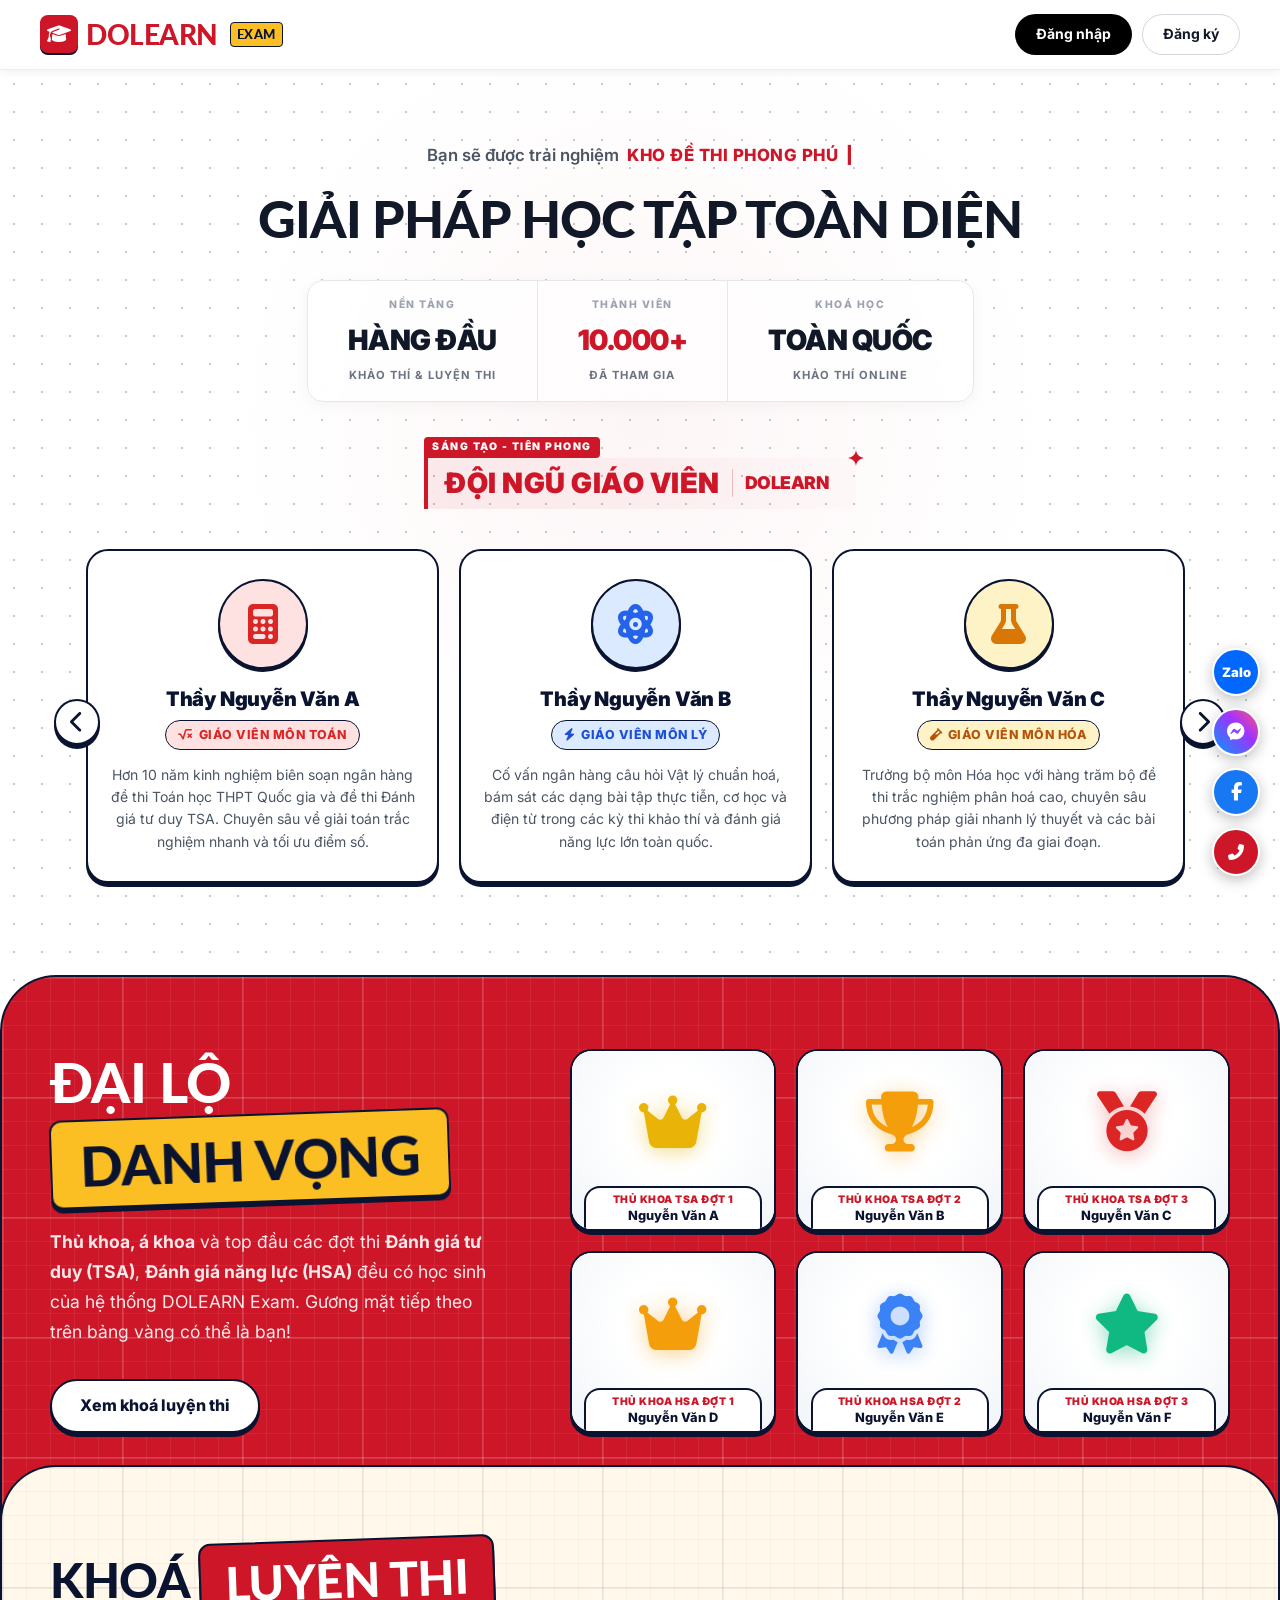
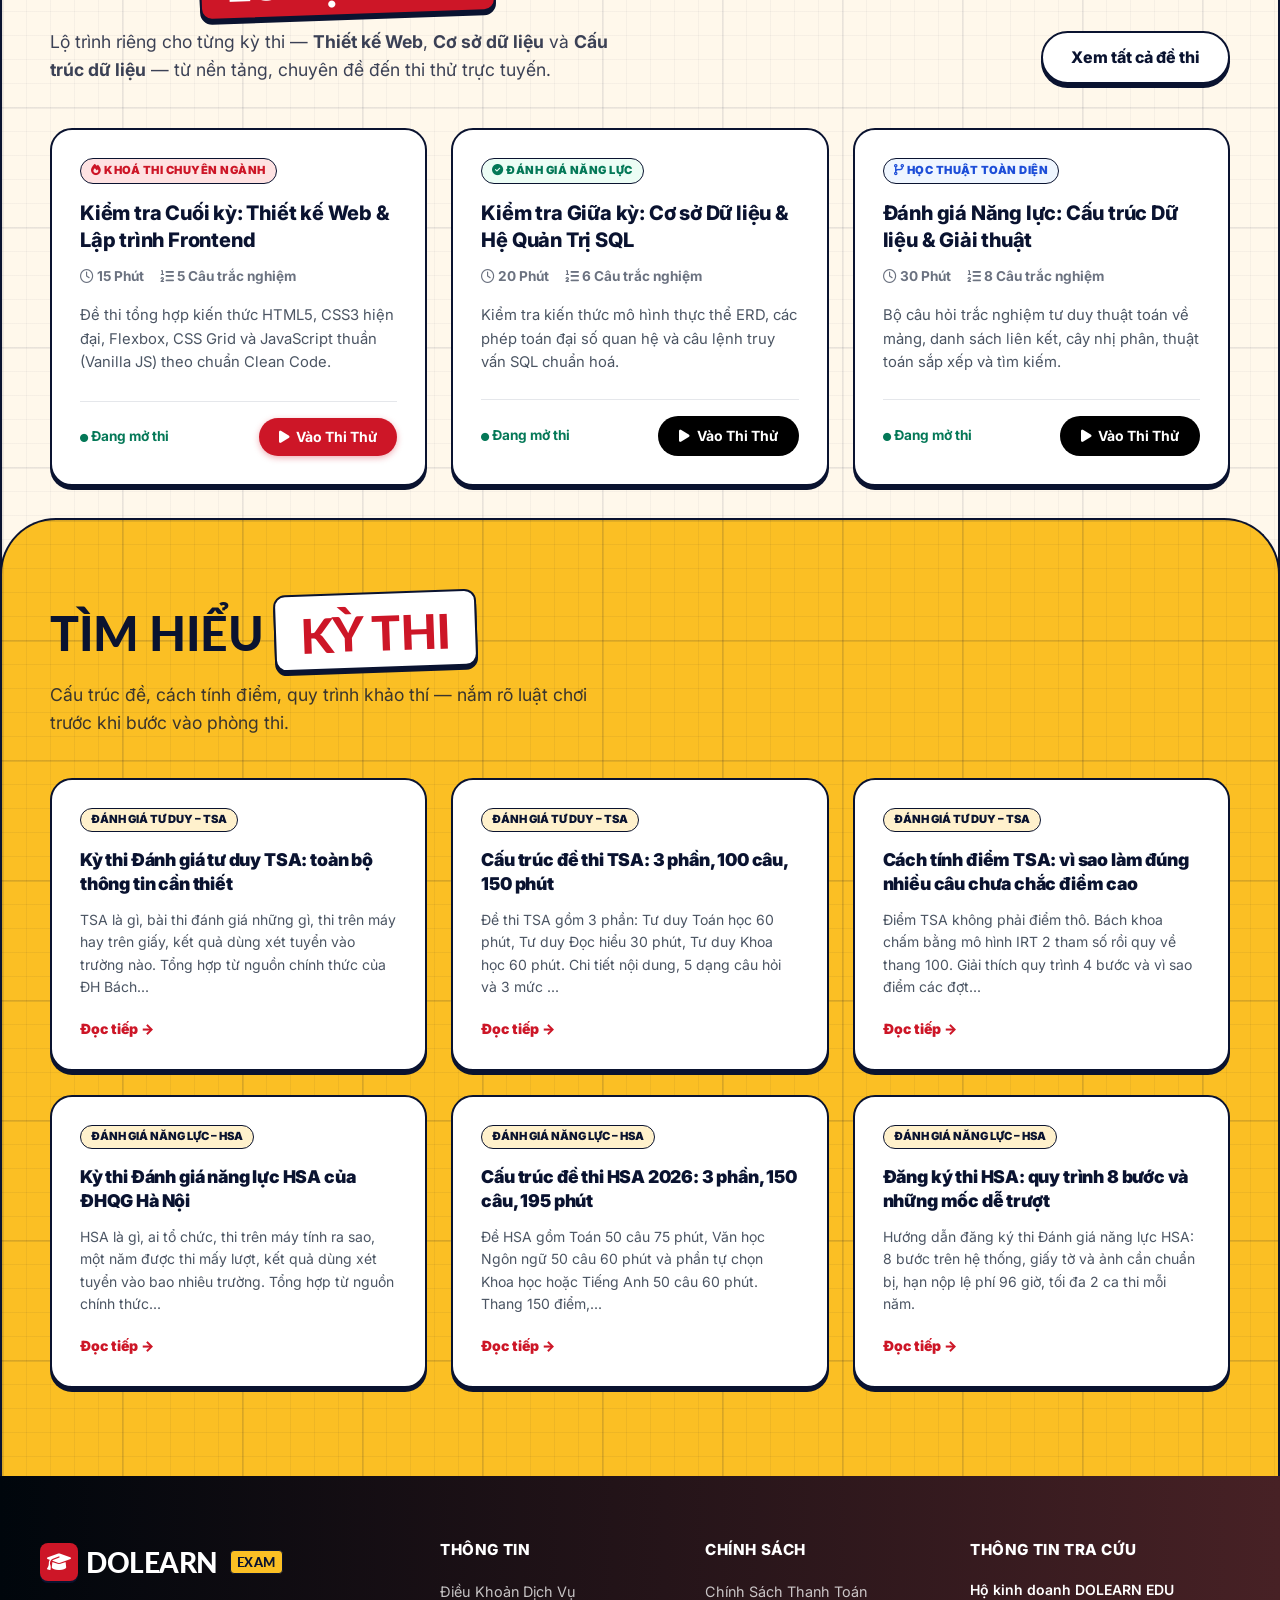
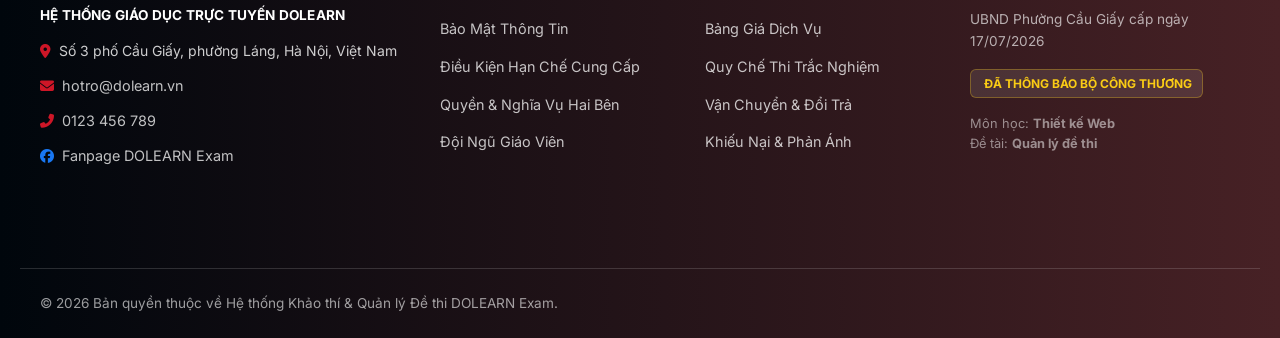
<file: TKW/html/home.html>
<!DOCTYPE html>
<html lang="vi">

<head>
  <meta charset="UTF-8">
  <meta name="viewport" content="width=device-width, initial-scale=1.0">
  <meta name="theme-color" content="#cd1627">
  <meta name="description"
    content="DOLEARN Exam - Hệ thống Luyện thi, Khảo thí và Quản lý Đề thi Trực tuyến phong cách phân mảng khối màu sắc">
  <title>DOLEARN Exam - Nền tảng Luyện thi & Quản lý Đề thi Trực tuyến</title>

  <link rel="preconnect" href="https://fonts.googleapis.com">
  <link rel="preconnect" href="https://fonts.gstatic.com" crossorigin>
  <link
    href="https://fonts.googleapis.com/css2?family=Inter:wght@400;500;600;700;800;900&family=Lato:wght@400;700;900&display=swap"
    rel="stylesheet">

  <link rel="stylesheet" href="https://cdnjs.cloudflare.com/ajax/libs/font-awesome/6.5.1/css/all.min.css">

  <link rel="stylesheet" href="../css/style.css">
  <link rel="stylesheet" href="../css/responsive.css">
  <link rel="stylesheet" href="../css/print.css" media="print">
</head>

<body class="home-page" style="background-color: #ffffff; color: var(--aeck-navy);">

  <header class="aeck-header">
    <div class="aeck-nav-inner">
      
      <a href="home.html" class="aeck-brand-logo" title="Trang chủ DOLEARN Exam">
        <div class="brand-icon-geom">
          <i class="fas fa-graduation-cap"></i>
        </div>
        <span>DOLEARN</span>
        <span class="brand-text-tag">EXAM</span>
      </a>

      <div class="aeck-nav-actions">
        
        <div id="navAuthGuest" style="display: flex; gap: 0.65rem; align-items: center;">
          <a href="index.html" class="aeck-btn-pill-black" id="btnNavLogin">
            Đăng nhập
          </a>
          <a href="index.html#register" class="aeck-btn-pill-outline" id="btnNavRegister">
            Đăng ký
          </a>
        </div>

        <div id="navAuthUser" style="display: none; gap: 0.65rem; align-items: center;">
          <a href="dashboard.html" class="aeck-btn-pill-red">
            <i class="fas fa-th-large"></i> Bảng điều khiển
          </a>
          <button type="button" class="aeck-btn-pill-outline" id="btnNavLogout" title="Đăng xuất tài khoản"
            style="padding: 0.5rem 0.85rem;">
            <i class="fas fa-sign-out-alt"></i>
          </button>
        </div>
      </div>
    </div>
  </header>

  <section class="aeck-hero" id="hero">
    
    <div class="aeck-hero-watermark"></div>

    <div class="aeck-hero-inner">
      
      <div class="aeck-typing-badge">
        <span>Bạn sẽ được trải nghiệm</span>
        <span class="aeck-typing-highlight" id="aeckTypingText">KHO ĐỀ THI PHONG PHÚ</span>
        <span class="aeck-cursor-pulse">|</span>
      </div>

      <h1 class="aeck-hero-title">
        GIẢI PHÁP HỌC TẬP TOÀN DIỆN
      </h1>

      <div class="aeck-stats-row">
        
        <div class="aeck-stat-cell">
          <span class="top-sub">Nền tảng</span>
          <span class="main-val">HÀNG ĐẦU</span>
          <span class="bot-sub">Khảo thí & Luyện thi</span>
        </div>

        <div class="aeck-stat-cell">
          <span class="top-sub">Thành viên</span>
          <span class="main-val" style="color: var(--aeck-red);">10.000+</span>
          <span class="bot-sub">Đã tham gia</span>
        </div>

        <div class="aeck-stat-cell">
          <span class="top-sub">Khoá học</span>
          <span class="main-val">TOÀN QUỐC</span>
          <span class="bot-sub">Khảo thí online</span>
        </div>
      </div>

      <div class="aeck-faculty-banner-wrapper" id="teachers">
        <div class="aeck-faculty-title-box">
          
          <span class="aeck-faculty-red-bar"></span>

          <span class="aeck-faculty-tag">SÁNG TẠO - TIÊN PHONG</span>

          <div class="aeck-faculty-wipe">
            <h2>ĐỘI NGŨ GIÁO VIÊN</h2>
            <span class="divider-line"></span>
            
            <span
              style="font-weight: 900; color: var(--aeck-red); font-size: 1.1rem; letter-spacing: -0.5px;">DOLEARN</span>
          </div>

          <svg class="aeck-sparkle-star" viewBox="0 0 24 24" aria-hidden="true">
            <path d="M12 0c.7 6.4 4.9 10.6 12 12-7.1 1.4-11.3 5.6-12 12-.7-6.4-4.9-10.6-12-12C7.1 10.6 11.3 6.4 12 0Z">
            </path>
          </svg>
        </div>

        <div class="aeck-teachers-carousel">
          
          <button type="button" class="aeck-carousel-nav-btn prev" id="btnTeacherPrev" aria-label="Giảng viên trước"
            title="Xem giảng viên trước">
            <i class="fas fa-chevron-left"></i>
          </button>

          <div class="aeck-teachers-track" id="teachersTrack">
            
            <article class="aeck-teacher-card">
              <div class="aeck-teacher-avatar-circle" style="background: #fee2e2;">
                <i class="fas fa-calculator" style="color: #dc2626;"></i>
              </div>
              <h3>Thầy Nguyễn Văn A</h3>
              <div class="aeck-teacher-role role-toan">
                <i class="fas fa-square-root-variable"></i> Giáo viên môn Toán
              </div>
              <p class="aeck-teacher-desc">Hơn 10 năm kinh nghiệm biên soạn ngân hàng đề thi Toán học THPT Quốc gia và
                đề thi Đánh giá tư duy TSA. Chuyên sâu về giải toán trắc nghiệm nhanh và tối ưu điểm số.</p>
            </article>

            <article class="aeck-teacher-card">
              <div class="aeck-teacher-avatar-circle" style="background: #dbeafe;">
                <i class="fas fa-atom" style="color: #2563eb;"></i>
              </div>
              <h3>Thầy Nguyễn Văn B</h3>
              <div class="aeck-teacher-role role-ly">
                <i class="fas fa-bolt"></i> Giáo viên môn Lý
              </div>
              <p class="aeck-teacher-desc">Cố vấn ngân hàng câu hỏi Vật lý chuẩn hoá, bám sát các dạng bài tập thực
                tiễn, cơ học và điện từ trong các kỳ thi khảo thí và đánh giá năng lực lớn toàn quốc.</p>
            </article>

            <article class="aeck-teacher-card">
              <div class="aeck-teacher-avatar-circle" style="background: #fef3c7;">
                <i class="fas fa-flask" style="color: #d97706;"></i>
              </div>
              <h3>Thầy Nguyễn Văn C</h3>
              <div class="aeck-teacher-role role-hoa">
                <i class="fas fa-vial"></i> Giáo viên môn Hóa
              </div>
              <p class="aeck-teacher-desc">Trưởng bộ môn Hóa học với hàng trăm bộ đề thi trắc nghiệm phân hoá cao,
                chuyên sâu phương pháp giải nhanh lý thuyết và các bài toán phản ứng đa giai đoạn.</p>
            </article>

            <article class="aeck-teacher-card">
              <div class="aeck-teacher-avatar-circle" style="background: #dcfce7;">
                <i class="fas fa-dna" style="color: #16a34a;"></i>
              </div>
              <h3>Cô Nguyễn Thị D</h3>
              <div class="aeck-teacher-role role-sinh">
                <i class="fas fa-leaf"></i> Giáo viên môn Sinh
              </div>
              <p class="aeck-teacher-desc">Giáo viên giàu kinh nghiệm xây dựng ma trận câu hỏi Sinh học, Di truyền học
                và Sinh thái học, hỗ trợ học sinh nắm chắc kiến thức trọng tâm và bứt phá điểm 9+.</p>
            </article>

            <article class="aeck-teacher-card">
              <div class="aeck-teacher-avatar-circle" style="background: #f3e8ff;">
                <i class="fas fa-landmark" style="color: #9333ea;"></i>
              </div>
              <h3>Cô Trần Thị E</h3>
              <div class="aeck-teacher-role role-su">
                <i class="fas fa-scroll"></i> Giáo viên môn Sử
              </div>
              <p class="aeck-teacher-desc">Chuyên gia thẩm định đề thi Lịch sử, hệ thống hoá các mốc sự kiện lịch sử
                Việt Nam và thế giới qua bảng sơ đồ tư duy logic, giúp học sinh dễ nhớ và không bị nhầm lẫn.</p>
            </article>

            <article class="aeck-teacher-card">
              <div class="aeck-teacher-avatar-circle" style="background: #e0f2fe;">
                <i class="fas fa-globe-americas" style="color: #0284c7;"></i>
              </div>
              <h3>Thầy Lê Văn F</h3>
              <div class="aeck-teacher-role role-dia">
                <i class="fas fa-map-marked-alt"></i> Giáo viên môn Địa
              </div>
              <p class="aeck-teacher-desc">Giảng viên phụ trách bộ môn Địa lý với kho đề thi thực hành kỹ năng Atlat, xử
                lý bảng số liệu và phân tích biểu đồ thực chiến bám sát cấu trúc đề thi chính thức.</p>
            </article>
          </div>

          <button type="button" class="aeck-carousel-nav-btn next" id="btnTeacherNext" aria-label="Giảng viên tiếp theo"
            title="Xem giảng viên tiếp theo">
            <i class="fas fa-chevron-right"></i>
          </button>
        </div>
      </div>
    </div>
  </section>

  <section class="aeck-curved-section aeck-section-hall-of-fame" id="hall-of-fame">
    <div class="aeck-fame-layout">
      
      <div class="aeck-fame-left">
        <h2>
          ĐẠI LỘ<br>
          <span class="aeck-tilted-badge yellow fame-badge-blink">DANH VỌNG</span>
        </h2>
        <p>
          <strong>Thủ khoa, á khoa</strong> và top đầu các đợt thi <strong>Đánh giá tư duy (TSA)</strong>, <strong>Đánh
            giá năng lực (HSA)</strong> đều có học sinh của hệ thống DOLEARN Exam. Gương mặt tiếp theo trên bảng vàng có
          thể là bạn!
        </p>
        <a href="#courses" class="aeck-btn-retro">
          Xem khoá luyện thi
        </a>
      </div>

      <div class="aeck-fame-grid">
        
        <article class="aeck-fame-card">
          <div class="aeck-fame-photo">
            <i class="fas fa-crown"
              style="color: #eab308; filter: drop-shadow(0 4px 10px rgba(234, 179, 8, 0.45));"></i>
          </div>
          <div class="aeck-fame-dock-badge">
            <p class="honor-tag">THỦ KHOA TSA ĐỢT 1</p>
            <p class="honor-name">Nguyễn Văn A</p>
          </div>
        </article>

        <article class="aeck-fame-card">
          <div class="aeck-fame-photo">
            <i class="fas fa-trophy"
              style="color: #f59e0b; filter: drop-shadow(0 4px 10px rgba(245, 158, 11, 0.45));"></i>
          </div>
          <div class="aeck-fame-dock-badge">
            <p class="honor-tag">THỦ KHOA TSA ĐỢT 2</p>
            <p class="honor-name">Nguyễn Văn B</p>
          </div>
        </article>

        <article class="aeck-fame-card">
          <div class="aeck-fame-photo">
            <i class="fas fa-medal"
              style="color: #dc2626; filter: drop-shadow(0 4px 10px rgba(220, 38, 38, 0.35));"></i>
          </div>
          <div class="aeck-fame-dock-badge">
            <p class="honor-tag">THỦ KHOA TSA ĐỢT 3</p>
            <p class="honor-name">Nguyễn Văn C</p>
          </div>
        </article>

        <article class="aeck-fame-card">
          <div class="aeck-fame-photo">
            <i class="fas fa-crown"
              style="color: #f59e0b; filter: drop-shadow(0 4px 10px rgba(245, 158, 11, 0.45));"></i>
          </div>
          <div class="aeck-fame-dock-badge">
            <p class="honor-tag">THỦ KHOA HSA ĐỢT 1</p>
            <p class="honor-name">Nguyễn Văn D</p>
          </div>
        </article>

        <article class="aeck-fame-card">
          <div class="aeck-fame-photo">
            <i class="fas fa-award"
              style="color: #3b82f6; filter: drop-shadow(0 4px 10px rgba(59, 130, 246, 0.45));"></i>
          </div>
          <div class="aeck-fame-dock-badge">
            <p class="honor-tag">THỦ KHOA HSA ĐỢT 2</p>
            <p class="honor-name">Nguyễn Văn E</p>
          </div>
        </article>

        <article class="aeck-fame-card">
          <div class="aeck-fame-photo">
            <i class="fas fa-star"
              style="color: #10b981; filter: drop-shadow(0 4px 10px rgba(16, 185, 129, 0.45));"></i>
          </div>
          <div class="aeck-fame-dock-badge">
            <p class="honor-tag">THỦ KHOA HSA ĐỢT 3</p>
            <p class="honor-name">Nguyễn Văn F</p>
          </div>
        </article>
      </div>
    </div>
  </section>

  <section class="aeck-curved-section aeck-section-courses" id="courses">
    <div class="aeck-section-container">
      
      <div class="aeck-section-header-row">
        <div>
          <h2>
            KHOÁ <span class="aeck-tilted-badge red">LUYỆN THI</span>
          </h2>
          <p>
            Lộ trình riêng cho từng kỳ thi — <strong>Thiết kế Web</strong>, <strong>Cơ sở dữ liệu</strong> và
            <strong>Cấu trúc dữ liệu</strong> — từ nền tảng, chuyên đề đến thi thử trực tuyến.
          </p>
        </div>
        <a href="dashboard.html" class="aeck-btn-retro">
          Xem tất cả đề thi
        </a>
      </div>

      <div class="aeck-courses-grid">
        
        <article class="aeck-course-card">
          <span class="aeck-course-badge-pill red">
            <i class="fas fa-fire"></i> KHOÁ THI CHUYÊN NGÀNH
          </span>
          <h3>Kiểm tra Cuối kỳ: Thiết kế Web & Lập trình Frontend</h3>
          <div class="aeck-course-meta">
            <span><i class="far fa-clock"></i> 15 Phút</span>
            <span><i class="fas fa-list-ol"></i> 5 Câu trắc nghiệm</span>
          </div>
          <p>Đề thi tổng hợp kiến thức HTML5, CSS3 hiện đại, Flexbox, CSS Grid và JavaScript thuần (Vanilla JS) theo
            chuẩn Clean Code.</p>
          <div class="aeck-course-card-footer">
            <span style="font-size: 0.85rem; font-weight: 700; color: #047857;">
              <i class="fas fa-circle" style="font-size: 0.6em;"></i> Đang mở thi
            </span>
            <a href="exam.html?id=EXAM-101" class="aeck-btn-pill-red">
              <i class="fas fa-play"></i> Vào Thi Thử
            </a>
          </div>
        </article>

        <article class="aeck-course-card">
          <span class="aeck-course-badge-pill green">
            <i class="fas fa-check-circle"></i> ĐÁNH GIÁ NĂNG LỰC
          </span>
          <h3>Kiểm tra Giữa kỳ: Cơ sở Dữ liệu & Hệ Quản Trị SQL</h3>
          <div class="aeck-course-meta">
            <span><i class="far fa-clock"></i> 20 Phút</span>
            <span><i class="fas fa-list-ol"></i> 6 Câu trắc nghiệm</span>
          </div>
          <p>Kiểm tra kiến thức mô hình thực thể ERD, các phép toán đại số quan hệ và câu lệnh truy vấn SQL chuẩn hoá.
          </p>
          <div class="aeck-course-card-footer">
            <span style="font-size: 0.85rem; font-weight: 700; color: #047857;">
              <i class="fas fa-circle" style="font-size: 0.6em;"></i> Đang mở thi
            </span>
            <a href="exam.html?id=EXAM-102" class="aeck-btn-pill-black">
              <i class="fas fa-play"></i> Vào Thi Thử
            </a>
          </div>
        </article>

        <article class="aeck-course-card">
          <span class="aeck-course-badge-pill blue">
            <i class="fas fa-code-branch"></i> HỌC THUẬT TOÀN DIỆN
          </span>
          <h3>Đánh giá Năng lực: Cấu trúc Dữ liệu & Giải thuật</h3>
          <div class="aeck-course-meta">
            <span><i class="far fa-clock"></i> 30 Phút</span>
            <span><i class="fas fa-list-ol"></i> 8 Câu trắc nghiệm</span>
          </div>
          <p>Bộ câu hỏi trắc nghiệm tư duy thuật toán về mảng, danh sách liên kết, cây nhị phân, thuật toán sắp xếp và
            tìm kiếm.</p>
          <div class="aeck-course-card-footer">
            <span style="font-size: 0.85rem; font-weight: 700; color: #047857;">
              <i class="fas fa-circle" style="font-size: 0.6em;"></i> Đang mở thi
            </span>
            <a href="exam.html?id=EXAM-103" class="aeck-btn-pill-black">
              <i class="fas fa-play"></i> Vào Thi Thử
            </a>
          </div>
        </article>
      </div>
    </div>
  </section>

  <section class="aeck-curved-section aeck-section-exam-info" id="about-exam">
    <div class="aeck-section-container">
      
      <div class="aeck-section-header-row" style="margin-bottom: 2.5rem;">
        <div>
          <h2>
            TÌM HIỂU <span class="aeck-tilted-badge white">KỲ THI</span>
          </h2>
          <p>
            Cấu trúc đề, cách tính điểm, quy trình khảo thí — nắm rõ luật chơi trước khi bước vào phòng thi.
          </p>
        </div>
      </div>

      <div class="aeck-articles-grid">
        
        <a class="aeck-article-card" href="exam.html?id=EXAM-101">
          <span class="aeck-article-tag">ĐÁNH GIÁ TƯ DUY – TSA</span>
          <h3 class="aeck-article-title">Kỳ thi Đánh giá tư duy TSA: toàn bộ thông tin cần thiết</h3>
          <p class="aeck-article-excerpt">TSA là gì, bài thi đánh giá những gì, thi trên máy hay trên giấy, kết quả dùng xét tuyển vào trường nào. Tổng hợp từ nguồn chính thức của ĐH Bách...</p>
          <span class="aeck-article-cta">Đọc tiếp →</span>
        </a>

        <a class="aeck-article-card" href="exam.html?id=EXAM-101">
          <span class="aeck-article-tag">ĐÁNH GIÁ TƯ DUY – TSA</span>
          <h3 class="aeck-article-title">Cấu trúc đề thi TSA: 3 phần, 100 câu, 150 phút</h3>
          <p class="aeck-article-excerpt">Đề thi TSA gồm 3 phần: Tư duy Toán học 60 phút, Tư duy Đọc hiểu 30 phút, Tư duy Khoa học 60 phút. Chi tiết nội dung, 5 dạng câu hỏi và 3 mức ...</p>
          <span class="aeck-article-cta">Đọc tiếp →</span>
        </a>

        <a class="aeck-article-card" href="exam.html?id=EXAM-101">
          <span class="aeck-article-tag">ĐÁNH GIÁ TƯ DUY – TSA</span>
          <h3 class="aeck-article-title">Cách tính điểm TSA: vì sao làm đúng nhiều câu chưa chắc điểm cao</h3>
          <p class="aeck-article-excerpt">Điểm TSA không phải điểm thô. Bách khoa chấm bằng mô hình IRT 2 tham số rồi quy về thang 100. Giải thích quy trình 4 bước và vì sao điểm các đợt...</p>
          <span class="aeck-article-cta">Đọc tiếp →</span>
        </a>

        <a class="aeck-article-card" href="exam.html?id=EXAM-101">
          <span class="aeck-article-tag">ĐÁNH GIÁ NĂNG LỰC – HSA</span>
          <h3 class="aeck-article-title">Kỳ thi Đánh giá năng lực HSA của ĐHQG Hà Nội</h3>
          <p class="aeck-article-excerpt">HSA là gì, ai tổ chức, thi trên máy tính ra sao, một năm được thi mấy lượt, kết quả dùng xét tuyển vào bao nhiêu trường. Tổng hợp từ nguồn chính thức...</p>
          <span class="aeck-article-cta">Đọc tiếp →</span>
        </a>

        <a class="aeck-article-card" href="exam.html?id=EXAM-101">
          <span class="aeck-article-tag">ĐÁNH GIÁ NĂNG LỰC – HSA</span>
          <h3 class="aeck-article-title">Cấu trúc đề thi HSA 2026: 3 phần, 150 câu, 195 phút</h3>
          <p class="aeck-article-excerpt">Đề HSA gồm Toán 50 câu 75 phút, Văn học Ngôn ngữ 50 câu 60 phút và phần tự chọn Khoa học hoặc Tiếng Anh 50 câu 60 phút. Thang 150 điểm,...</p>
          <span class="aeck-article-cta">Đọc tiếp →</span>
        </a>

        <a class="aeck-article-card" href="exam.html?id=EXAM-101">
          <span class="aeck-article-tag">ĐÁNH GIÁ NĂNG LỰC – HSA</span>
          <h3 class="aeck-article-title">Đăng ký thi HSA: quy trình 8 bước và những mốc dễ trượt</h3>
          <p class="aeck-article-excerpt">Hướng dẫn đăng ký thi Đánh giá năng lực HSA: 8 bước trên hệ thống, giấy tờ và ảnh cần chuẩn bị, hạn nộp lệ phí 96 giờ, tối đa 2 ca thi mỗi năm.</p>
          <span class="aeck-article-cta">Đọc tiếp →</span>
        </a>
      </div>
    </div>
  </section>

  <footer class="aeck-footer">
    
    <div class="aeck-footer-gradient-overlay"></div>

    <div class="aeck-footer-inner">
      <div class="aeck-footer-grid">
        
        <div class="aeck-footer-col">
          <a href="home.html" class="aeck-brand-logo" style="margin-bottom: 1.25rem;">
            <div class="brand-icon-geom">
              <i class="fas fa-graduation-cap"></i>
            </div>
            <span style="color: #ffffff;">DOLEARN</span>
            <span class="brand-text-tag">EXAM</span>
          </a>
          <p
            style="color: #ffffff; font-weight: 700; font-size: 0.85rem; letter-spacing: 0.2px; text-transform: uppercase; margin-bottom: 0.85rem;">
            HỆ THỐNG GIÁO DỤC TRỰC TUYẾN DOLEARN
          </p>
          <ul style="color: rgba(255, 255, 255, 0.8); font-size: 0.875rem; line-height: 1.6;">
            <li style="display: flex; gap: 0.5rem; align-items: flex-start;">
              <i class="fas fa-map-marker-alt" style="margin-top: 4px; color: var(--aeck-red);"></i>
              <span>Số 3 phố Cầu Giấy, phường Láng, Hà Nội, Việt Nam</span>
            </li>
            <li style="display: flex; gap: 0.5rem; align-items: center;">
              <i class="fas fa-envelope" style="color: var(--aeck-red);"></i>
              <a href="mailto:hotro@dolearn.vn">hotro@dolearn.vn</a>
            </li>
            <li style="display: flex; gap: 0.5rem; align-items: center;">
              <i class="fas fa-phone-alt" style="color: var(--aeck-red);"></i>
              <a href="tel:0776362944">0123 456 789</a>
            </li>
            <li style="display: flex; gap: 0.5rem; align-items: center;">
              <i class="fab fa-facebook" style="color: #1877f2;"></i>
              <a href="https://www.facebook.com" target="_blank" rel="noopener">Fanpage DOLEARN Exam</a>
            </li>
          </ul>
        </div>

        <div class="aeck-footer-col">
          <h3>Thông tin</h3>
          <ul>
            <li><a href="#about-exam">Điều Khoản Dịch Vụ</a></li>
            <li><a href="#about-exam">Bảo Mật Thông Tin</a></li>
            <li><a href="#about-exam">Điều Kiện Hạn Chế Cung Cấp</a></li>
            <li><a href="#about-exam">Quyền & Nghĩa Vụ Hai Bên</a></li>
            <li><a href="#teachers">Đội Ngũ Giáo Viên</a></li>
          </ul>
        </div>

        <div class="aeck-footer-col">
          <h3>Chính sách</h3>
          <ul>
            <li><a href="#courses">Chính Sách Thanh Toán</a></li>
            <li><a href="#courses">Bảng Giá Dịch Vụ</a></li>
            <li><a href="#about-exam">Quy Chế Thi Trắc Nghiệm</a></li>
            <li><a href="#about-exam">Vận Chuyển & Đổi Trả</a></li>
            <li><a href="#about-exam">Khiếu Nại & Phản Ánh</a></li>
          </ul>
        </div>

        <div class="aeck-footer-col">
          <h3>Thông tin tra cứu</h3>
          <p style="color: white; font-weight: 600; font-size: 0.875rem; margin-bottom: 0.5rem;">
            Hộ kinh doanh DOLEARN EDU
          </p>
          <p style="color: rgba(255, 255, 255, 0.65); font-size: 0.85rem; margin-bottom: 0.75rem;">
            UBND Phường Cầu Giấy cấp ngày 17/07/2026
          </p>
          <div style="margin-top: 1rem;">
            <span
              style="display: inline-block; padding: 4px 10px; background: rgba(255,255,255,0.1); border-radius: 6px; font-size: 0.75rem; font-weight: 700; color: #facc15; border: 1px solid rgba(250,204,21,0.3);">
              <i class="fas fa-check-shield"></i> ĐÃ THÔNG BÁO BỘ CÔNG THƯƠNG
            </span>
          </div>
          <div style="margin-top: 1rem; font-size: 0.8rem; color: rgba(255,255,255,0.5);">
            <div>Môn học: <strong>Thiết kế Web</strong></div>
            <div>Đề tài: <strong>Quản lý đề thi</strong></div>
          </div>
        </div>
      </div>
    </div>

    <div class="aeck-footer-bottom">
      <div>&copy; 2026 Bản quyền thuộc về Hệ thống Khảo thí & Quản lý Đề thi DOLEARN Exam.</div>
    </div>
  </footer>

  <aside class="aeck-floating-widget" aria-label="Kênh hỗ trợ trực tuyến">
    
    <a href="https://zalo.me" target="_blank" rel="noopener noreferrer" class="aeck-fab-btn aeck-fab-zalo"
      aria-label="Chat Zalo">
      <span class="tooltip">Chat Zalo</span>
      <span style="font-size: 13px; font-weight: 900;">Zalo</span>
    </a>

    <a href="https://m.me" target="_blank" rel="noopener noreferrer" class="aeck-fab-btn aeck-fab-messenger"
      aria-label="Nhắn Messenger">
      <span class="tooltip">Nhắn Messenger</span>
      <i class="fab fa-facebook-messenger" style="font-size: 18px;"></i>
    </a>

    <a href="https://www.facebook.com" target="_blank" rel="noopener noreferrer" class="aeck-fab-btn aeck-fab-facebook"
      aria-label="Fanpage Facebook">
      <span class="tooltip">Fanpage DOLEARN</span>
      <i class="fab fa-facebook-f" style="font-size: 18px;"></i>
    </a>

    <a href="tel:0776362944" class="aeck-fab-btn aeck-fab-phone" aria-label="Gọi hotline 0776 362 944">
      <span class="tooltip">Gọi 0776 362 944</span>
      <i class="fas fa-phone-alt" style="font-size: 16px;"></i>
    </a>
  </aside>

  <script src="../js/auth.js"></script>
  <script src="../js/utils.js"></script>
  <script>
    document.addEventListener("DOMContentLoaded", () => {
      
      const btnPrev = document.getElementById("btnTeacherPrev");
      const btnNext = document.getElementById("btnTeacherNext");
      const track = document.getElementById("teachersTrack");

      if (btnPrev && btnNext && track) {
        function getScrollStep() {
          const card = track.querySelector(".aeck-teacher-card");
          if (card) {
            const style = window.getComputedStyle(track);
            const gap = parseFloat(style.gap) || 20;
            return card.offsetWidth + gap;
          }
          return 320;
        }

        btnNext.addEventListener("click", () => {
          const step = getScrollStep();
          const maxScroll = track.scrollWidth - track.clientWidth;
          if (track.scrollLeft >= maxScroll - 15) {
            track.scrollTo({ left: 0, behavior: "smooth" });
          } else {
            track.scrollBy({ left: step, behavior: "smooth" });
          }
        });

        btnPrev.addEventListener("click", () => {
          const step = getScrollStep();
          if (track.scrollLeft <= 15) {
            track.scrollTo({ left: track.scrollWidth - track.clientWidth, behavior: "smooth" });
          } else {
            track.scrollBy({ left: -step, behavior: "smooth" });
          }
        });
      }

      const typingEl = document.getElementById("aeckTypingText");
      if (typingEl) {
        const texts = [
          "KHO ĐỀ THI PHONG PHÚ",
          "CHẤM ĐIỂM IRT SIÊU TỐC",
          "PHÒNG THI CHUẨN HOÁ 24/7",
          "ĐỒNG HỒ ĐẾM NGƯỢC THÔNG MINH"
        ];
        let textIndex = 0;
        let charIndex = 0;
        let isDeleting = false;
        let typeSpeed = 90;

        function typeLoop() {
          const currentText = texts[textIndex];
          if (isDeleting) {
            typingEl.textContent = currentText.substring(0, charIndex - 1);
            charIndex--;
            typeSpeed = 45;
          } else {
            typingEl.textContent = currentText.substring(0, charIndex + 1);
            charIndex++;
            typeSpeed = 90;
          }

          if (!isDeleting && charIndex === currentText.length) {
            typeSpeed = 1800; 
            isDeleting = true;
          } else if (isDeleting && charIndex === 0) {
            isDeleting = false;
            textIndex = (textIndex + 1) % texts.length;
            typeSpeed = 400;
          }

          setTimeout(typeLoop, typeSpeed);
        }

        setTimeout(typeLoop, 800);
      }
    });
  </script>
</body>

</html>
</file>
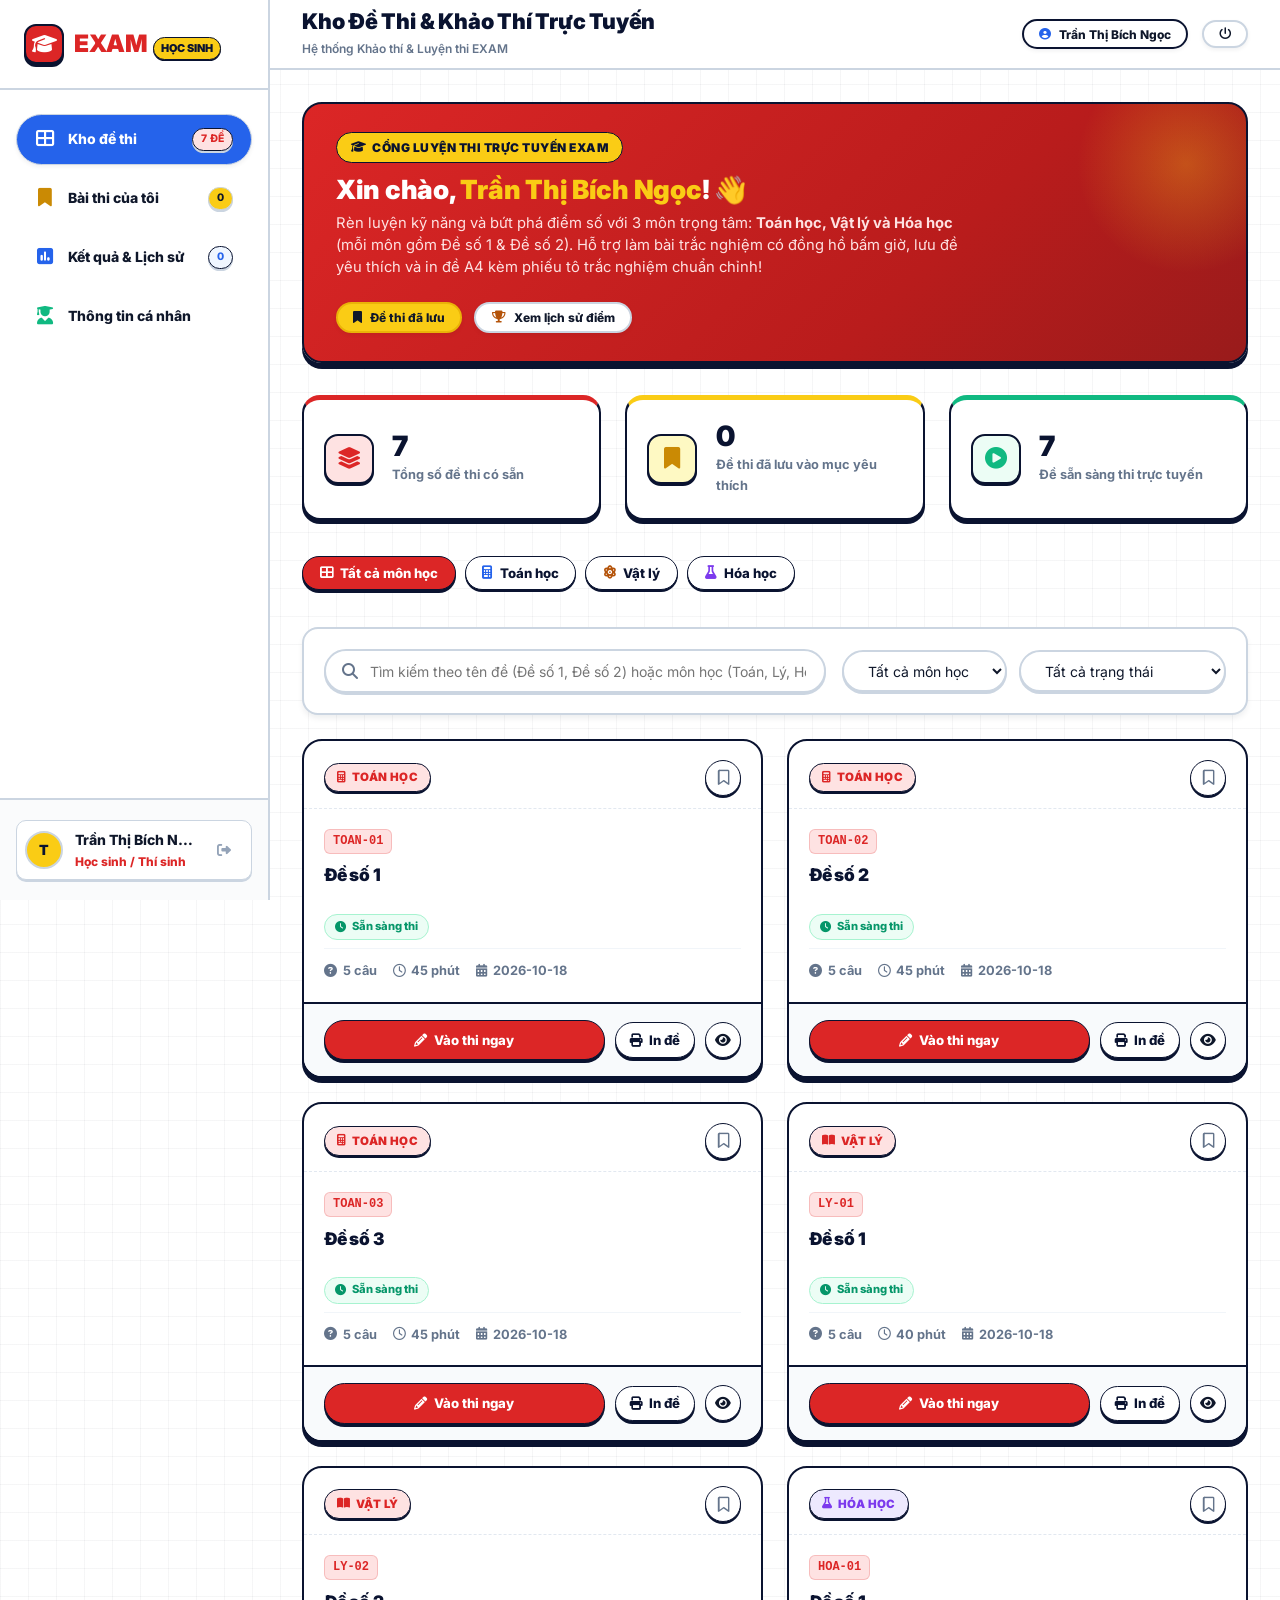
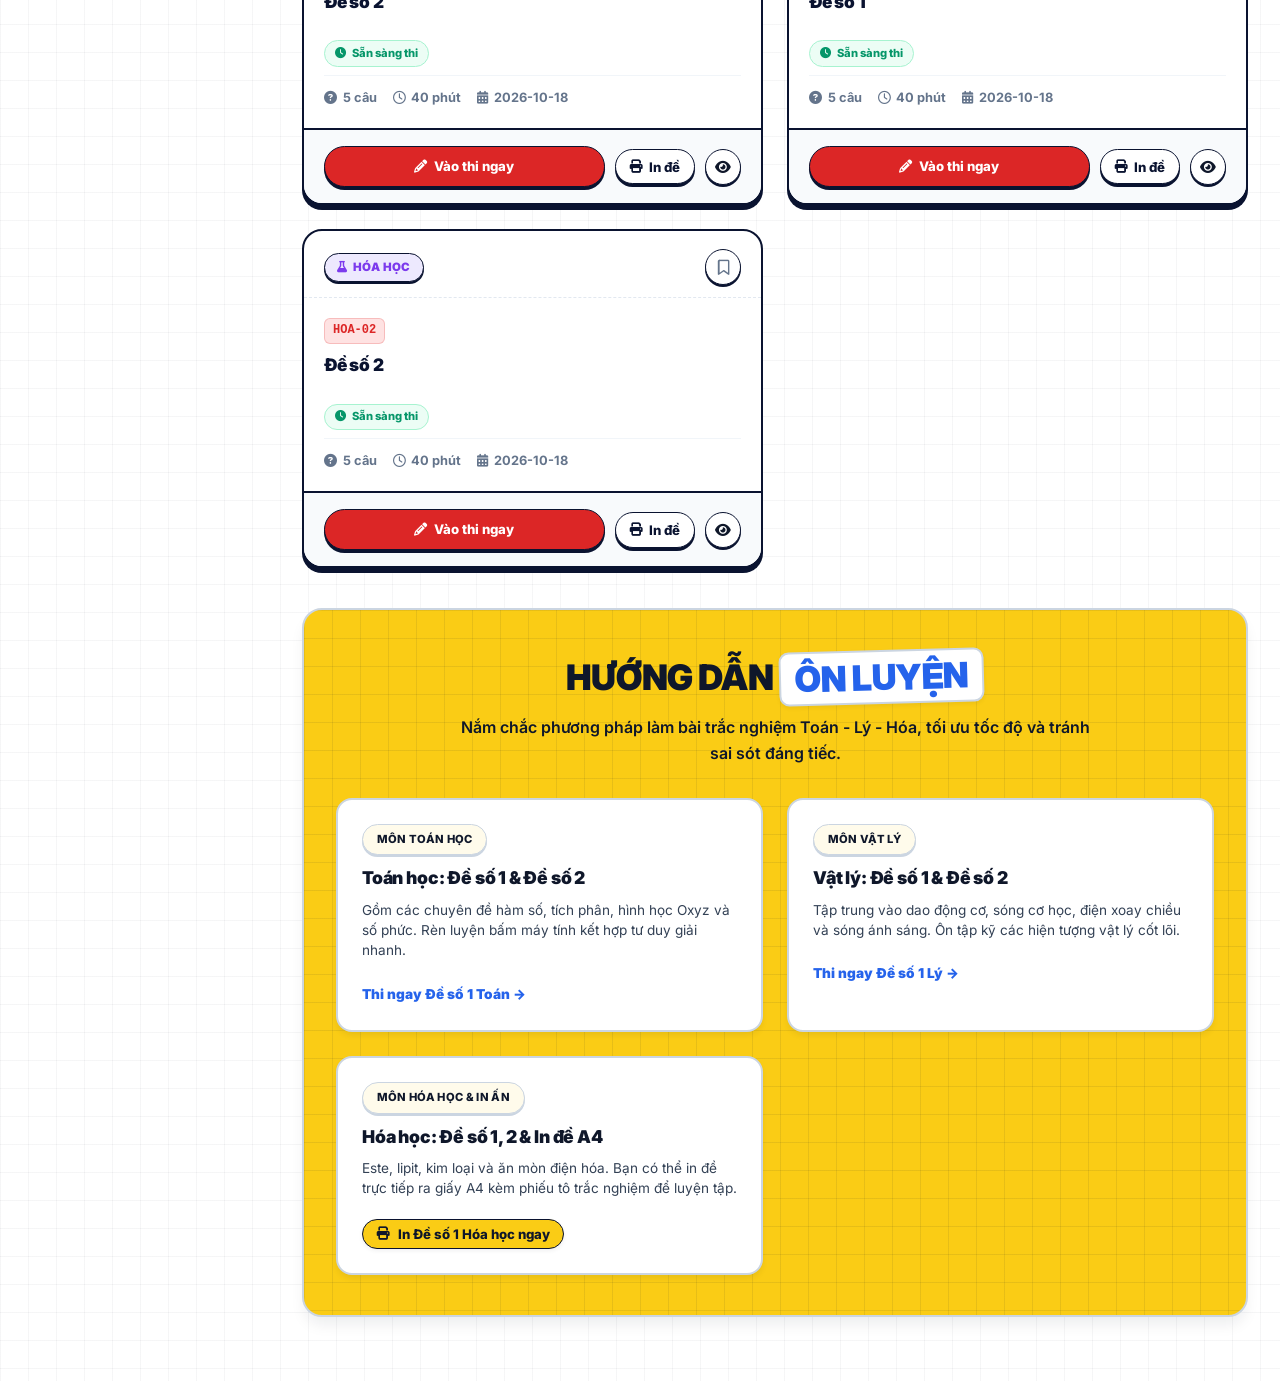
<file: TKW/html/teacher-dashboard.html>
<!DOCTYPE html>
<html lang="vi">

<head>
  <meta charset="UTF-8">
  <meta name="viewport" content="width=device-width, initial-scale=1.0">
  <meta name="theme-color" content="#dc2626">
  <meta name="description"
    content="Cổng Quản lý Đề thi & Khảo thí dành cho Giáo viên EXAM - Quản lý ngân hàng đề, theo dõi kết quả thi trực tuyến.">
  <title>EXAM - Bảng Quản Lý Giảng Viên & Khảo Thí</title>

  <link rel="preconnect" href="https://fonts.googleapis.com">
  <link rel="preconnect" href="https://fonts.gstatic.com" crossorigin>
  <link
    href="https://fonts.googleapis.com/css2?family=Inter:wght@400;500;600;700;800;900&family=Lato:wght@400;700;900&display=swap"
    rel="stylesheet">

  <link rel="stylesheet" href="https://cdnjs.cloudflare.com/ajax/libs/font-awesome/6.5.1/css/all.min.css">

  <link rel="stylesheet" href="../css/style.css">
  <link rel="stylesheet" href="../css/responsive.css">
  <link rel="stylesheet" href="../css/print.css" media="print">

  <script src="../js/auth.js"></script>
  <script>
    if (typeof getCurrentUser !== 'function') {
      window.getCurrentUser = function () {
        try {
          var u = localStorage.getItem('exampro_current_user');
          return u ? JSON.parse(u) : null;
        } catch (e) { return null; }
      };
    }
    const user = getCurrentUser();
    if (!user || (user.role !== 'Giáo viên' && user.role !== 'teacher')) {
      alert('Bạn không có quyền truy cập trang này!');
      window.location.replace('dashboard.html');
    }
  </script>
</head>

<body class="dashboard-layout">

  <aside class="sidebar" id="sidebar">
    <div class="sidebar-header">
      <a href="home.html" class="sidebar-logo" title="Về trang chủ">
        <i class="fas fa-graduation-cap"></i>
        <span class="brand-name">EXAM</span>
        <span class="brand-tag">TEACHER</span>
      </a>
    </div>

    <nav class="sidebar-menu" aria-label="Menu chức năng giáo viên">
      <a href="#exams" class="menu-item-link active" data-tab="exams">
        <i class="fas fa-file-alt"></i>
        <span>Quản Lý Đề Thi</span>
      </a>
      <a href="#results" class="menu-item-link" data-tab="results">
        <i class="fas fa-user-graduate"></i>
        <span>Kết Quả Thí Sinh</span>
      </a>
      <a href="#profile" class="menu-item-link" data-tab="profile">
        <i class="fas fa-user-tie"></i>
        <span>Hồ Sơ Giảng Viên</span>
      </a>
    </nav>

    <div class="sidebar-footer">
      <div class="user-profile-badge">
        <div class="avatar-circle user-avatar-char" style="background: #dc2626; color: #ffffff;">GV</div>
        <div class="user-info">
          <div class="user-name user-name-display" style="font-weight: 800;">Giảng viên</div>
          <div class="user-role user-role-display" style="color: #dc2626; font-weight: 700;">Giáo viên / Giảng viên</div>
        </div>
      </div>
    </div>
  </aside>

  <div class="sidebar-backdrop" id="sidebarBackdrop"></div>

  <div class="main-wrapper">
    
    <header class="topbar">
      <div class="topbar-left">
        <div>
          <h1 class="page-title" id="pageTitle" style="font-size: 1.25rem; font-weight: 900; color: #0a1330; margin: 0; line-height: 1.2;">
            Bảng Quản Lý Giảng Viên
          </h1>
          <span style="font-size: 0.75rem; color: #64748b; font-weight: 600;" id="currentBreadcrumb">
            Quản Lý Đề Thi & Khảo Thí
          </span>
        </div>
      </div>

      <div class="topbar-right" style="display: flex; align-items: center; gap: 0.85rem; flex-wrap: nowrap;">

        <button type="button" class="btn btn-secondary btn-sm" id="btnHeaderLogout"
          style="border-radius: 9999px; font-weight: 800; border: 2px solid #0f172a; box-shadow: 0 2px 0 #0f172a; color: #dc2626; background: #ffffff; padding: 0.5rem 1.15rem; cursor: pointer; white-space: nowrap; display: inline-flex; align-items: center; gap: 0.4rem;"
          title="Đăng xuất khỏi hệ thống">
          <i class="fas fa-sign-out-alt"></i> Đăng Xuất
        </button>
      </div>
    </header>

    <main class="dashboard-content" id="mainContentBody">
      
      <section class="tab-pane active" id="tabPaneOverview">
        
        <div class="stats-overview-banner"
          style="background: linear-gradient(135deg, #0a1330 0%, #1e293b 100%); border: 2px solid #0f172a; color: #ffffff; border-radius: var(--radius-lg); padding: 1.75rem 2rem; margin-bottom: 2rem; box-shadow: 0 4px 0 #0f172a;">
          <div style="display: flex; justify-content: space-between; align-items: center; flex-wrap: wrap; gap: 1.25rem;">
            <div>
              <span
                style="display: inline-block; background: #dc2626; color: #fff; font-size: 0.75rem; font-weight: 900; padding: 2px 10px; border-radius: 9999px; margin-bottom: 0.65rem; text-transform: uppercase;">
                <i class="fas fa-shield-alt"></i> Khu Vực Giảng Viên & Quản Trị Khảo Thí
              </span>
              <h2 style="font-size: 1.6rem; font-weight: 900; margin: 0 0 0.35rem; color: #ffffff;">
                Xin chào, <span class="user-name-display" style="color: #facc15;">Thầy/Cô</span>!
              </h2>
              <p style="margin: 0; color: #cbd5e1; font-size: 0.95rem; font-weight: 500;">
                Hệ thống sẵn sàng cho công tác ra đề, thêm câu hỏi trắc nghiệm và theo dõi phổ điểm học sinh theo thời gian thực.
              </p>
            </div>
            <div>
              <button type="button" class="btn btn-primary" id="btnBannerCreateExam"
                style="background: #facc15; color: #0a1330; font-size: 0.95rem; font-weight: 900; padding: 0.65rem 1.5rem; border-radius: 9999px; border: 2px solid #0a1330; box-shadow: 0 3px 0 #0a1330; cursor: pointer; display: inline-flex; align-items: center; gap: 0.5rem;">
                <i class="fas fa-plus-circle"></i> + Tạo Đề Thi Mới
              </button>
            </div>
          </div>
        </div>

        <div class="stats-cards-grid" style="display: grid; grid-template-columns: repeat(auto-fit, minmax(220px, 1fr)); gap: 1.25rem; margin-bottom: 2rem;">
          <div class="stat-card" style="background: #ffffff; border: 2px solid #0f172a; border-radius: var(--radius-md); padding: 1.25rem; box-shadow: 0 3px 0 #0f172a;">
            <div style="font-size: 0.85rem; color: #64748b; font-weight: 700; margin-bottom: 0.35rem;">Tổng Số Đề Thi</div>
            <div style="font-size: 1.8rem; font-weight: 900; color: #dc2626;" id="teacherTotalExams">--</div>
            <div style="font-size: 0.75rem; color: #16a34a; font-weight: 700; margin-top: 0.25rem;">
              <i class="fas fa-layer-group"></i> Kết nối trực tiếp kho học sinh
            </div>
          </div>

          <div class="stat-card" style="background: #ffffff; border: 2px solid #0f172a; border-radius: var(--radius-md); padding: 1.25rem; box-shadow: 0 3px 0 #0f172a;">
            <div style="font-size: 0.85rem; color: #64748b; font-weight: 700; margin-bottom: 0.35rem;">Tổng Câu Hỏi Trắc Nghiệm</div>
            <div style="font-size: 1.8rem; font-weight: 900; color: #0a1330;" id="teacherTotalQuestions">--</div>
            <div style="font-size: 0.75rem; color: #64748b; font-weight: 700; margin-top: 0.25rem;">
              <i class="fas fa-check-double"></i> Đầy đủ 4 phương án & đáp án đúng
            </div>
          </div>

          <div class="stat-card" style="background: #ffffff; border: 2px solid #0f172a; border-radius: var(--radius-md); padding: 1.25rem; box-shadow: 0 3px 0 #0f172a;">
            <div style="font-size: 0.85rem; color: #64748b; font-weight: 700; margin-bottom: 0.35rem;">Lượt Thí Sinh Đã Nộp</div>
            <div style="font-size: 1.8rem; font-weight: 900; color: #f59e0b;" id="teacherTotalSubmissions">--</div>
            <div style="font-size: 0.75rem; color: #0284c7; font-weight: 700; margin-top: 0.25rem;">
              <i class="fas fa-users"></i> Dữ liệu tự động đồng bộ
            </div>
          </div>

          <div class="stat-card" style="background: #ffffff; border: 2px solid #0f172a; border-radius: var(--radius-md); padding: 1.25rem; box-shadow: 0 3px 0 #0f172a;">
            <div style="font-size: 0.85rem; color: #64748b; font-weight: 700; margin-bottom: 0.35rem;">Điểm Trung Bình Khảo Thí</div>
            <div style="font-size: 1.8rem; font-weight: 900; color: #16a34a;" id="teacherAvgScore">-- / 10</div>
            <div style="font-size: 0.75rem; color: #16a34a; font-weight: 700; margin-top: 0.25rem;">
              <i class="fas fa-chart-line"></i> Thang điểm chuẩn Bộ GD
            </div>
          </div>
        </div>

        <div style="background: #ffffff; border: 2px solid #0f172a; border-radius: var(--radius-lg); padding: 1.75rem; box-shadow: 0 4px 0 #0f172a; margin-bottom: 2rem;">
          <div style="display: flex; justify-content: space-between; align-items: center; margin-bottom: 1.25rem; flex-wrap: wrap; gap: 0.75rem;">
            <div>
              <h3 style="font-size: 1.25rem; font-weight: 900; color: #0a1330; margin: 0 0 0.25rem;">
                <i class="fas fa-tasks text-accent"></i> Danh Sách Kho Đề Thi Trực Tuyến
              </h3>
              <p style="margin: 0; font-size: 0.85rem; color: #64748b;">
                Quản lý, chỉnh sửa thông tin đề thi, thêm câu hỏi trắc nghiệm hoặc xóa đề thi.
              </p>
            </div>
            <div>
              <button type="button" class="btn btn-primary" id="btnTableCreateExam"
                style="background: #dc2626; border-color: #0f172a; font-weight: 800; border-radius: 9999px; box-shadow: 0 3px 0 #0f172a; cursor: pointer; padding: 0.55rem 1.35rem; display: inline-flex; align-items: center; gap: 0.4rem;">
                <i class="fas fa-plus-circle"></i> + Tạo Đề Thi Mới
              </button>
            </div>
          </div>

          <div class="table-responsive" style="overflow-x: auto;">
            <table style="width: 100%; border-collapse: collapse; font-size: 0.9rem; text-align: left;">
              <thead>
                <tr style="border-bottom: 2px solid #0f172a; background: #f8fafc;">
                  <th style="padding: 0.85rem 1rem; font-weight: 900; color: #0a1330;">MÃ ĐỀ</th>
                  <th style="padding: 0.85rem 1rem; font-weight: 900; color: #0a1330;">TÊN ĐỀ THI</th>
                  <th style="padding: 0.85rem 1rem; font-weight: 900; color: #0a1330;">MÔN HỌC</th>
                  <th style="padding: 0.85rem 1rem; font-weight: 900; color: #0a1330;">SỐ CÂU</th>
                  <th style="padding: 0.85rem 1rem; font-weight: 900; color: #0a1330;">THỜI GIAN</th>
                  <th style="padding: 0.85rem 1rem; font-weight: 900; color: #0a1330;">TRẠNG THÁI</th>
                  <th style="padding: 0.85rem 1rem; font-weight: 900; color: #0a1330; text-align: right;">THAO TÁC</th>
                </tr>
              </thead>
              <tbody id="teacherExamTableBody">
                
              </tbody>
            </table>
          </div>
        </div>
      </section>

      <section class="tab-pane" id="tabPaneResults" style="display: none;">
        <div style="background: #ffffff; border: 2px solid #0f172a; border-radius: var(--radius-lg); padding: 1.75rem; box-shadow: 0 4px 0 #0f172a; margin-bottom: 2rem;">
          <h3 style="font-size: 1.25rem; font-weight: 900; color: #0a1330; margin: 0 0 1rem;">
            <i class="fas fa-clipboard-check text-accent"></i> Báo Cáo Kết Quả Nộp Bài Của Thí Sinh
          </h3>
          <div class="table-responsive" style="overflow-x: auto;">
            <table style="width: 100%; border-collapse: collapse; font-size: 0.9rem; text-align: left;">
              <thead>
                <tr style="border-bottom: 2px solid #0f172a; background: #f8fafc;">
                  <th style="padding: 0.85rem 1rem; font-weight: 900; color: #0a1330;">THÍ SINH</th>
                  <th style="padding: 0.85rem 1rem; font-weight: 900; color: #0a1330;">EMAIL</th>
                  <th style="padding: 0.85rem 1rem; font-weight: 900; color: #0a1330;">ĐỀ THI</th>
                  <th style="padding: 0.85rem 1rem; font-weight: 900; color: #0a1330;">SỐ CÂU ĐÚNG</th>
                  <th style="padding: 0.85rem 1rem; font-weight: 900; color: #0a1330;">ĐIỂM SỐ</th>
                  <th style="padding: 0.85rem 1rem; font-weight: 900; color: #0a1330;">THỜI GIAN NỘP</th>
                </tr>
              </thead>
              <tbody id="teacherResultsTableBody">
                
              </tbody>
            </table>
          </div>
        </div>
      </section>

      <section class="tab-pane" id="tabPaneProfile" style="display: none;">
        <div style="max-width: 680px; background: #ffffff; border: 2px solid #0f172a; border-radius: var(--radius-lg); padding: 2rem; box-shadow: 0 4px 0 #0f172a;">
          <h3 style="font-size: 1.25rem; font-weight: 900; color: #0a1330; margin: 0 0 1.25rem;">
            <i class="fas fa-id-card text-accent"></i> Thông Tin Giảng Viên Phụ Trách
          </h3>
          <div style="display: flex; gap: 1.5rem; align-items: center; margin-bottom: 1.5rem;">
            <div class="user-avatar-char" style="width: 72px; height: 72px; border-radius: 50%; background: #dc2626; color: #fff; display: flex; align-items: center; justify-content: center; font-size: 1.8rem; font-weight: 900; border: 2px solid #0f172a;">
              GV
            </div>
            <div>
              <h4 class="user-name-display" style="font-size: 1.3rem; font-weight: 900; margin: 0 0 0.25rem;">Giảng viên</h4>
              <span class="user-role-display" style="background: #fee2e2; color: #dc2626; padding: 2px 10px; border-radius: 9999px; font-weight: 800; font-size: 0.8rem; border: 1px solid #dc2626;">
                Giáo viên / Giảng viên
              </span>
            </div>
          </div>
          <div style="display: grid; gap: 1rem;">
            <div>
              <label style="font-size: 0.85rem; font-weight: 700; color: #64748b;">Họ và Tên Giảng Viên</label>
              <input type="text" class="form-control user-name-display" id="teacherProfileName" readonly style="background: #f8fafc; font-weight: 700;">
            </div>
            <div>
              <label style="font-size: 0.85rem; font-weight: 700; color: #64748b;">Địa Chỉ Email Hệ Thống</label>
              <input type="email" class="form-control" id="teacherProfileEmail" readonly style="background: #f8fafc; font-weight: 700;">
            </div>
            <div>
              <label style="font-size: 0.85rem; font-weight: 700; color: #64748b;">Mã Số Giảng Viên</label>
              <input type="text" class="form-control" id="teacherProfileId" readonly style="background: #f8fafc; font-weight: 700;">
            </div>
          </div>
        </div>
      </section>
    </main>
  </div>

  <div class="modal-overlay" id="examFullModal">
    <div class="modal-dialog modal-lg" style="max-width: 920px; max-height: 92vh;">
      <div class="modal-header">
        <h3 id="fullExamModalHeading" style="margin: 0; font-size: 1.25rem; font-weight: 900; color: #0a1330;">
          <i class="fas fa-file-alt text-accent"></i> Tạo Đề Thi & Soạn Câu Hỏi Mới
        </h3>
        <button type="button" class="modal-close-btn" data-close-modal aria-label="Đóng">&times;</button>
      </div>

      <div class="modal-body" style="padding: 1.5rem; overflow-y: auto; max-height: calc(92vh - 145px);">
        
        <div style="background: #ffffff; border: 2px solid #0f172a; border-radius: var(--radius-md); padding: 1.25rem; margin-bottom: 1.75rem; box-shadow: 0 2px 0 #0f172a;">
          <div style="display: flex; align-items: center; gap: 0.5rem; margin-bottom: 1rem; border-bottom: 1.5px solid #e2e8f0; padding-bottom: 0.65rem;">
            <span style="background: #dc2626; color: #fff; width: 26px; height: 26px; border-radius: 50%; display: flex; align-items: center; justify-content: center; font-size: 0.85rem; font-weight: 900;">A</span>
            <h4 style="margin: 0; font-size: 1.05rem; font-weight: 900; color: #0a1330;">
              Thông Tin Chung Của Đề Thi
            </h4>
          </div>

          <input type="hidden" id="fullExamFormId">

          <div style="display: grid; grid-template-columns: repeat(auto-fit, minmax(260px, 1fr)); gap: 1rem;">
            
            <div class="form-group">
              <label class="form-label" for="fullExamFormTitle" style="font-weight: 800; display: block; margin-bottom: 0.35rem; color: #0a1330; font-size: 0.85rem;">
                Tên Đề Thi <span class="required" style="color: #dc2626;">*</span>
              </label>
              <input type="text" id="fullExamFormTitle" class="form-control" placeholder="Ví dụ: Kiểm tra 1 tiết chương 1 hoặc Đề số 3" required>
            </div>

            <div class="form-group">
              <label class="form-label" for="fullExamFormSubject" style="font-weight: 800; display: block; margin-bottom: 0.35rem; color: #0a1330; font-size: 0.85rem;">
                Môn Học <span class="required" style="color: #dc2626;">*</span>
              </label>
              <select id="fullExamFormSubject" class="form-control" required style="cursor: pointer; appearance: auto;">
                <option value="Toán học" selected>Toán học</option>
                <option value="Vật lý">Vật lý</option>
                <option value="Hóa học">Hóa học</option>
                <option value="Tiếng Anh">Tiếng Anh</option>
                <option value="Sinh học">Sinh học</option>
                <option value="Lịch sử">Lịch sử</option>
              </select>
            </div>

            <div class="form-group">
              <label class="form-label" for="fullExamFormCode" style="font-weight: 800; display: block; margin-bottom: 0.35rem; color: #0a1330; font-size: 0.85rem;">
                Mã Đề Thi <span class="required" style="color: #dc2626;">*</span>
              </label>
              <input type="text" id="fullExamFormCode" class="form-control" placeholder="Ví dụ: TOAN-03 hoặc LY-03" required>
            </div>

            <div style="display: grid; grid-template-columns: 1fr 1fr; gap: 0.75rem;">
              <div class="form-group">
                <label class="form-label" for="fullExamFormDuration" style="font-weight: 800; display: block; margin-bottom: 0.35rem; color: #0a1330; font-size: 0.85rem;">
                  Thời Gian (phút) <span class="required" style="color: #dc2626;">*</span>
                </label>
                <input type="number" id="fullExamFormDuration" class="form-control" min="5" max="180" value="45" required>
              </div>

              <div class="form-group">
                <label class="form-label" for="fullExamFormStatus" style="font-weight: 800; display: block; margin-bottom: 0.35rem; color: #0a1330; font-size: 0.85rem;">
                  Trạng Thái
                </label>
                <select id="fullExamFormStatus" class="form-control" style="cursor: pointer; appearance: auto;">
                  <option value="Đang mở" selected>Đang mở</option>
                  <option value="Đóng">Đóng</option>
                </select>
              </div>
            </div>
          </div>
        </div>

        <div style="background: #f8fafc; border: 2px solid #0f172a; border-radius: var(--radius-md); padding: 1.25rem; margin-bottom: 1.5rem; box-shadow: 0 2px 0 #0f172a;">
          <div style="display: flex; align-items: center; justify-content: space-between; margin-bottom: 1rem; border-bottom: 1.5px solid #cbd5e1; padding-bottom: 0.65rem;">
            <div style="display: flex; align-items: center; gap: 0.5rem;">
              <span style="background: #16a34a; color: #fff; width: 26px; height: 26px; border-radius: 50%; display: flex; align-items: center; justify-content: center; font-size: 0.85rem; font-weight: 900;">B</span>
              <h4 style="margin: 0; font-size: 1.05rem; font-weight: 900; color: #0a1330;">
                Soạn Câu Hỏi Trắc Nghiệm Mới
              </h4>
            </div>
            <span style="font-size: 0.8rem; color: #64748b; font-weight: 700;">
              <i class="fas fa-check-circle text-success"></i> Tích chọn nút tròn ở đáp án đúng nhất
            </span>
          </div>

          <div class="form-group" style="margin-bottom: 1rem;">
            <label class="form-label" for="draftQuestionText" style="font-weight: 800; display: block; margin-bottom: 0.35rem; color: #0a1330; font-size: 0.85rem;">
              Nội dung câu hỏi <span class="required" style="color: #dc2626;">*</span>
            </label>
            <textarea id="draftQuestionText" class="form-control" rows="3" placeholder="Nhập nội dung câu hỏi trắc nghiệm tại đây..." style="resize: vertical;"></textarea>
          </div>

          <div style="margin-bottom: 1rem;">
            <label class="form-label" style="font-weight: 800; display: block; margin-bottom: 0.5rem; color: #0a1330; font-size: 0.85rem;">
              4 Phương án trả lời (Tích chọn radio phương án chính xác): <span class="required" style="color: #dc2626;">*</span>
            </label>

            <div style="display: grid; gap: 0.65rem;">
              
              <div style="display: flex; align-items: center; gap: 0.75rem; background: #ffffff; padding: 0.45rem 0.85rem; border: 1.5px solid #cbd5e1; border-radius: var(--radius-sm);">
                <input type="radio" name="draftCorrectOption" id="draftCorrectA" value="0" checked style="width: 18px; height: 18px; accent-color: #16a34a; cursor: pointer;">
                <label for="draftCorrectA" style="font-weight: 900; color: #dc2626; cursor: pointer; width: 22px;">A.</label>
                <input type="text" id="draftOptA" class="form-control" placeholder="Nhập nội dung Đáp án A..." style="border: none; background: transparent; padding: 0.25rem;">
              </div>

              <div style="display: flex; align-items: center; gap: 0.75rem; background: #ffffff; padding: 0.45rem 0.85rem; border: 1.5px solid #cbd5e1; border-radius: var(--radius-sm);">
                <input type="radio" name="draftCorrectOption" id="draftCorrectB" value="1" style="width: 18px; height: 18px; accent-color: #16a34a; cursor: pointer;">
                <label for="draftCorrectB" style="font-weight: 900; color: #dc2626; cursor: pointer; width: 22px;">B.</label>
                <input type="text" id="draftOptB" class="form-control" placeholder="Nhập nội dung Đáp án B..." style="border: none; background: transparent; padding: 0.25rem;">
              </div>

              <div style="display: flex; align-items: center; gap: 0.75rem; background: #ffffff; padding: 0.45rem 0.85rem; border: 1.5px solid #cbd5e1; border-radius: var(--radius-sm);">
                <input type="radio" name="draftCorrectOption" id="draftCorrectC" value="2" style="width: 18px; height: 18px; accent-color: #16a34a; cursor: pointer;">
                <label for="draftCorrectC" style="font-weight: 900; color: #dc2626; cursor: pointer; width: 22px;">C.</label>
                <input type="text" id="draftOptC" class="form-control" placeholder="Nhập nội dung Đáp án C..." style="border: none; background: transparent; padding: 0.25rem;">
              </div>

              <div style="display: flex; align-items: center; gap: 0.75rem; background: #ffffff; padding: 0.45rem 0.85rem; border: 1.5px solid #cbd5e1; border-radius: var(--radius-sm);">
                <input type="radio" name="draftCorrectOption" id="draftCorrectD" value="3" style="width: 18px; height: 18px; accent-color: #16a34a; cursor: pointer;">
                <label for="draftCorrectD" style="font-weight: 900; color: #dc2626; cursor: pointer; width: 22px;">D.</label>
                <input type="text" id="draftOptD" class="form-control" placeholder="Nhập nội dung Đáp án D..." style="border: none; background: transparent; padding: 0.25rem;">
              </div>
            </div>
          </div>

          <div style="text-align: right;">
            <button type="button" class="btn btn-secondary" id="btnAddDraftQuestionBtn"
              style="background: #0a1330; color: #ffffff; border: 2px solid #0f172a; font-weight: 800; border-radius: 9999px; padding: 0.55rem 1.35rem; cursor: pointer; display: inline-flex; align-items: center; gap: 0.4rem; box-shadow: 0 2px 0 #0f172a;">
              <i class="fas fa-plus"></i> + Thêm câu hỏi này vào đề
            </button>
          </div>
        </div>

        <div>
          <div style="display: flex; justify-content: space-between; align-items: center; margin-bottom: 0.85rem;">
            <h4 style="margin: 0; font-size: 1.05rem; font-weight: 900; color: #0a1330; display: flex; align-items: center; gap: 0.4rem;">
              <i class="fas fa-list-ol text-accent"></i> Danh Sách Câu Hỏi Đã Có Trong Đề:
              <span id="draftQuestionsCountBadge" style="background: #dc2626; color: #fff; padding: 1px 8px; border-radius: 9999px; font-size: 0.8rem;">0</span> câu
            </h4>
            <span style="font-size: 0.75rem; color: #64748b; font-weight: 600;">
              Có thể xóa bớt câu hỏi trước khi bấm Lưu Đề Thi
            </span>
          </div>

          <div id="draftQuestionsList" style="max-height: 280px; overflow-y: auto; padding-right: 0.35rem;">
            
          </div>
        </div>
      </div>

      <div class="modal-footer" style="padding: 1.15rem 1.5rem; border-top: 2px solid #0f172a; background: #f8fafc; display: flex; justify-content: space-between; align-items: center; flex-wrap: wrap; gap: 1rem;">
        <span style="font-size: 0.85rem; color: #64748b; font-weight: 600;">
          <i class="fas fa-shield-alt text-success"></i> Dữ liệu đề và câu hỏi sẽ đồng bộ thời gian thực cho học sinh.
        </span>
        <div style="display: flex; gap: 0.75rem;">
          <button type="button" class="btn btn-secondary" data-close-modal style="border-radius: 9999px; padding: 0.55rem 1.25rem;">
            Hủy Bỏ
          </button>
          
          <button type="button" class="btn btn-primary" id="btnSaveFullExamBtn"
            style="background: #dc2626; border: 2px solid #0f172a; color: #ffffff; font-weight: 900; border-radius: 9999px; box-shadow: 0 3px 0 #0f172a; padding: 0.6rem 1.75rem; cursor: pointer; display: inline-flex; align-items: center; gap: 0.5rem; font-size: 0.95rem;">
            <i class="fas fa-check-circle"></i> Hoàn Tất & Lưu Đề Thi
          </button>
        </div>
      </div>
    </div>
  </div>

  <div id="fullExamPrintArea"></div>

  <div class="toast-container" id="toastContainer"></div>

  <script src="../js/utils.js"></script>
  <script src="../js/teacher.js"></script>
</body>

</html>
</file>
<file: TKW/css/style.css>
:root {
  
  --primary-red: #dc2626;       
  --primary-red-dark: #b91c1c;  
  --primary-red-hover: #991b1b;
  --primary-red-light: #fee2e2; 

  --accent-yellow: #facc15;     
  --accent-yellow-dark: #eab308;
  --accent-yellow-light: #fef08a;
  --accent-yellow-hover: #ca8a04;

  --bg-light: #ffffff;          
  --bg-light-alt: #f8fafc;      
  --text-dark: #0f172a;         

  --primary: #0f172a;           
  --primary-light: #1e293b;     
  --primary-dark: #020617;      
  --primary-subtle: #f1f5f9;

  --accent: #2563eb;            
  --accent-hover: #1d4ed8;      
  --accent-light: #dbeafe;      
  --accent-subtle: #eff6ff;     
  --accent-gradient: linear-gradient(135deg, #2563eb 0%, #06b6d4 100%);

  --accent-cyan: #06b6d4;       
  --accent-indigo: #4f46e5;     
  --accent-green: #10b981;      
  --accent-green-light: #ecfdf5;
  --accent-blue: #2563eb;
  --accent-blue-light: #eff6ff;

  --bg-main: #ffffff;           
  --bg-card: #ffffff;           
  --bg-warm: #fffbeb;
  --bg-subtle: #f8fafc;
  --bg-grid-line: rgba(15, 23, 42, 0.04); 

  --border-color: #e2e8f0;      
  --border-dark: #cbd5e1;       
  --border-focus: #dc2626;      

  --text-main: #0f172a;         
  --text-body: #334155;         
  --text-muted: #64748b;        
  --text-light: #94a3b8;
  --text-white: #ffffff;

  --color-success: #10b981;
  --color-success-bg: #ecfdf5;
  --color-warning: #f59e0b;
  --color-warning-bg: #fffbeb;
  --color-danger: #ef4444;
  --color-danger-bg: #fef2f2;
  --color-info: #0ea5e9;
  --color-info-bg: #f0f9ff;

  --font-family: 'Inter', -apple-system, BlinkMacSystemFont, 'Segoe UI', Roboto, sans-serif;
  --font-xs: 0.75rem;   
  --font-sm: 0.875rem;  
  --font-base: 1rem;    
  --font-lg: 1.125rem;  
  --font-xl: 1.25rem;   
  --font-2xl: 1.5rem;   
  --font-3xl: 1.875rem; 

  --radius-sm: 6px;
  --radius-md: 10px;
  --radius-lg: 16px;
  --radius-xl: 20px;
  --radius-2xl: 28px;
  --radius-full: 9999px;

  --shadow-sm: 0 1px 2px 0 rgba(15, 23, 42, 0.05);
  --shadow-md: 0 4px 6px -1px rgba(15, 23, 42, 0.08), 0 2px 4px -2px rgba(15, 23, 42, 0.04);
  --shadow-lg: 0 10px 15px -3px rgba(15, 23, 42, 0.08), 0 4px 6px -4px rgba(15, 23, 42, 0.04);
  --shadow-xl: 0 20px 25px -5px rgba(15, 23, 42, 0.08), 0 8px 10px -6px rgba(15, 23, 42, 0.04);
  --shadow-blue: 0 10px 25px -5px rgba(37, 99, 235, 0.25);

  --shadow-aeck-sm: 0 2px 4px rgba(15, 23, 42, 0.06);
  --shadow-aeck: 0 4px 6px -1px rgba(15, 23, 42, 0.08);
  --shadow-aeck-lg: 0 10px 15px -3px rgba(15, 23, 42, 0.08);
  --shadow-aeck-xl: 0 20px 25px -5px rgba(15, 23, 42, 0.08);
  --shadow-soft: 0 4px 12px rgba(15, 23, 42, 0.05);

  --transition: all 0.2s cubic-bezier(0.4, 0, 0.2, 1);
}

*, *::before, *::after {
  box-sizing: border-box;
  margin: 0;
  padding: 0;
}

html {
  font-size: 16px;
  scroll-behavior: smooth;
}

body {
  font-family: var(--font-family);
  background-color: var(--bg-main);
  
  background-image: 
    linear-gradient(to right, var(--bg-grid-line) 1px, transparent 1px),
    linear-gradient(to bottom, var(--bg-grid-line) 1px, transparent 1px);
  background-size: 28px 28px;
  color: var(--text-main);
  line-height: 1.6;
  -webkit-font-smoothing: antialiased;
  min-height: 100vh;
}

a {
  color: var(--accent);
  text-decoration: none;
  transition: var(--transition);
}

a:hover {
  color: var(--accent-hover);
}

ul, ol {
  list-style: none;
}

img {
  max-width: 100%;
  display: block;
}

button, input, select, textarea {
  font-family: inherit;
  font-size: inherit;
  color: inherit;
}

h1, h2, h3, h4, h5, h6 {
  color: var(--primary);
  font-weight: 900;
  line-height: 1.25;
  letter-spacing: -0.01em;
}

h1 { font-size: var(--font-3xl); }
h2 { font-size: var(--font-2xl); }
h3 { font-size: var(--font-xl); }
h4 { font-size: var(--font-lg); }

.text-muted { color: var(--text-muted); }
.text-primary { color: var(--primary); }
.text-accent { color: var(--accent); }
.text-green { color: var(--accent-green); }
.text-blue { color: var(--accent-blue); }
.text-yellow { color: #b45309; }
.font-bold { font-weight: 700; }
.font-black { font-weight: 900; }
.text-center { text-align: center; }

.btn {
  display: inline-flex;
  align-items: center;
  justify-content: center;
  gap: 0.5rem;
  padding: 0.6rem 1.4rem;
  font-size: var(--font-sm);
  font-weight: 800;
  border-radius: var(--radius-full); 
  border: 2px solid var(--border-dark);
  cursor: pointer;
  transition: var(--transition);
  outline: none;
  text-decoration: none;
  white-space: nowrap;
}

.btn:active {
  transform: translateY(2px);
  box-shadow: 0 1px 0 var(--border-dark) !important;
}

.btn-primary {
  background-color: var(--accent);
  color: var(--text-white);
  box-shadow: var(--shadow-aeck-sm);
}

.btn-primary:hover {
  background-color: var(--accent-hover);
  color: var(--text-white);
  transform: translateY(-2px);
  box-shadow: var(--shadow-aeck);
}

.btn-dark {
  background-color: var(--primary);
  color: var(--text-white);
  box-shadow: var(--shadow-aeck-sm);
}

.btn-dark:hover {
  background-color: #172554;
  transform: translateY(-2px);
  box-shadow: var(--shadow-aeck);
}

.btn-yellow {
  background-color: var(--accent-yellow);
  color: var(--primary);
  box-shadow: var(--shadow-aeck-sm);
}

.btn-yellow:hover {
  background-color: var(--accent-yellow-hover);
  transform: translateY(-2px);
  box-shadow: var(--shadow-aeck);
}

.btn-secondary {
  background-color: #ffffff;
  color: var(--primary);
  box-shadow: var(--shadow-aeck-sm);
}

.btn-secondary:hover {
  background-color: #f8fafc;
  transform: translateY(-2px);
  box-shadow: var(--shadow-aeck);
}

.btn-danger {
  background-color: var(--accent);
  color: var(--text-white);
  box-shadow: var(--shadow-aeck-sm);
}

.btn-danger:hover {
  background-color: #b31220;
  transform: translateY(-2px);
  box-shadow: var(--shadow-aeck);
}

.btn-outline-primary {
  background-color: #ffffff;
  border-color: var(--accent);
  color: var(--accent);
}

.btn-outline-primary:hover {
  background-color: var(--accent-subtle);
  transform: translateY(-1px);
}

.btn-icon {
  width: 38px;
  height: 38px;
  padding: 0;
  border-radius: var(--radius-full);
  display: inline-flex;
  align-items: center;
  justify-content: center;
}

.btn-sm {
  padding: 0.35rem 0.95rem;
  font-size: var(--font-xs);
}

.btn-lg {
  padding: 0.8rem 1.8rem;
  font-size: var(--font-base);
}

.btn-block {
  width: 100%;
}

.form-group {
  margin-bottom: 1.25rem;
  position: relative;
}

.form-label {
  display: block;
  font-size: var(--font-sm);
  font-weight: 800;
  color: var(--primary);
  margin-bottom: 0.4rem;
}

.form-label .required {
  color: var(--accent);
}

.input-icon-wrapper {
  position: relative;
  display: flex;
  align-items: center;
}

.input-icon-wrapper i.input-icon {
  position: absolute;
  left: 1.1rem;
  color: var(--text-muted);
  font-size: 1rem;
  pointer-events: none;
  transition: var(--transition);
}

.form-control {
  width: 100%;
  padding: 0.72rem 1.1rem;
  font-size: var(--font-sm);
  background-color: #ffffff;
  border: 2px solid var(--border-dark);
  border-radius: var(--radius-md);
  color: var(--text-main);
  transition: var(--transition);
  outline: none;
  box-shadow: 0 2px 0 var(--border-dark);
}

.input-icon-wrapper .form-control {
  padding-left: 2.85rem;
}

.form-control:focus {
  border-color: var(--accent);
  box-shadow: 0 3px 0 var(--accent);
}

.form-control.is-invalid {
  border-color: var(--accent) !important;
  background-color: #fffbfa;
}

.form-control.is-valid {
  border-color: var(--accent-green) !important;
}

.form-error {
  display: block;
  font-size: var(--font-xs);
  color: var(--color-danger);
  font-weight: 700;
  margin-top: 0.35rem;
  min-height: 1.1rem;
}

.card {
  background-color: var(--bg-card);
  border: 2px solid var(--border-dark);
  border-radius: var(--radius-lg);
  box-shadow: var(--shadow-aeck);
  transition: var(--transition);
  overflow: hidden;
}

.card-hover:hover {
  transform: translateY(-3px);
  box-shadow: var(--shadow-aeck-lg);
}

.card-header {
  padding: 1.25rem 1.5rem;
  border-bottom: 2px solid var(--border-dark);
  display: flex;
  align-items: center;
  justify-content: space-between;
  background-color: #ffffff;
}

.card-body {
  padding: 1.5rem;
}

.card-footer {
  padding: 1rem 1.5rem;
  border-top: 2px solid var(--border-dark);
  background-color: #ffffff;
  display: flex;
  align-items: center;
  justify-content: flex-end;
  gap: 0.75rem;
}

.banner-yellow-section {
  background-color: var(--accent-yellow);
  border: 2px solid var(--border-dark);
  border-radius: var(--radius-xl);
  box-shadow: var(--shadow-aeck-lg);
  padding: 2.5rem 2rem;
  margin-bottom: 2rem;
  position: relative;
  
  background-image: 
    linear-gradient(to right, rgba(10, 19, 48, 0.08) 1px, transparent 1px),
    linear-gradient(to bottom, rgba(10, 19, 48, 0.08) 1px, transparent 1px);
  background-size: 28px 28px;
}

.badge {
  display: inline-flex;
  align-items: center;
  gap: 0.35rem;
  padding: 0.35rem 0.85rem;
  border-radius: var(--radius-full);
  font-size: var(--font-xs);
  font-weight: 800;
  text-transform: uppercase;
  letter-spacing: 0.03em;
  border: 1.5px solid var(--border-dark);
  box-shadow: 0 2px 0 var(--border-dark);
}

.badge-primary, .badge-tsa {
  background-color: var(--accent);
  color: #ffffff;
}

.badge-green, .badge-dgnl {
  background-color: var(--accent-green);
  color: #ffffff;
}

.badge-blue, .badge-thpt {
  background-color: var(--accent-blue);
  color: #ffffff;
}

.badge-yellow {
  background-color: var(--accent-yellow);
  color: var(--primary);
}

.badge-neutral {
  background-color: #ffffff;
  color: var(--primary);
}

.auth-page {
  min-height: 100vh;
  width: 100%;
  display: flex;
  align-items: center;
  justify-content: center;
  background-color: #ffffff;
  background-image: 
    linear-gradient(to right, rgba(10, 19, 48, 0.05) 1px, transparent 1px),
    linear-gradient(to bottom, rgba(10, 19, 48, 0.05) 1px, transparent 1px);
  background-size: 24px 24px;
  padding: 3.5rem 1.25rem;
  position: relative;
  overflow-y: auto;
  overflow-x: hidden;
  box-sizing: border-box;
  scroll-behavior: smooth;
}

.auth-page::before {
  content: '';
  position: absolute;
  top: -120px;
  right: -100px;
  width: 480px;
  height: 480px;
  background: radial-gradient(circle, rgba(220, 38, 38, 0.12) 0%, rgba(255, 255, 255, 0) 70%);
  border-radius: 50%;
  pointer-events: none;
}

.auth-page::after {
  content: '';
  position: absolute;
  bottom: -150px;
  left: -100px;
  width: 500px;
  height: 500px;
  background: radial-gradient(circle, rgba(250, 204, 21, 0.12) 0%, rgba(255, 255, 255, 0) 70%);
  border-radius: 50%;
  pointer-events: none;
}

.auth-card-centered {
  position: relative;
  z-index: 10;
  width: 100%;
  max-width: 480px;
  background: #ffffff;
  border: 2px solid #0a1330;
  border-radius: 22px;
  box-shadow: 0 6px 0 #0a1330;
  padding: 2.25rem 2rem;
  animation: fadeInDown 0.4s ease-out;
  margin: auto;
  box-sizing: border-box;
}

@keyframes fadeInDown {
  from {
    opacity: 0;
    transform: translateY(-16px);
  }
  to {
    opacity: 1;
    transform: translateY(0);
  }
}

.auth-top-bar {
  display: flex;
  justify-content: space-between;
  align-items: center;
  margin-bottom: 1.5rem;
}

.btn-back-home {
  display: inline-flex;
  align-items: center;
  gap: 0.5rem;
  font-size: var(--font-xs);
  font-weight: 800;
  color: #0a1330;
  background: #ffffff;
  border: 1.5px solid #0a1330;
  box-shadow: 0 2px 0 #0a1330;
  padding: 0.45rem 0.95rem;
  border-radius: var(--radius-full);
  text-decoration: none;
  transition: all 0.2s ease;
}

.btn-back-home:hover {
  color: #dc2626;
  border-color: #dc2626;
  background: #fee2e2;
  transform: translateY(-2px);
  box-shadow: 0 4px 0 #0a1330;
}

.auth-brand-badge {
  display: flex;
  align-items: center;
  gap: 0.55rem;
}

.auth-brand-badge .brand-icon-geom {
  width: 36px;
  height: 36px;
  background-color: #dc2626;
  color: #ffffff;
  border-radius: 10px;
  border: 1.5px solid #0a1330;
  box-shadow: 0 2px 0 #0a1330;
  display: inline-flex;
  align-items: center;
  justify-content: center;
  font-size: 1.1rem;
}

.auth-brand-badge .brand-name {
  font-size: 1.35rem;
  font-weight: 900;
  color: #dc2626;
  letter-spacing: -0.5px;
  margin: 0;
}

.auth-card-header {
  text-align: center;
  margin-bottom: 1.75rem;
}

.auth-card-header h2 {
  font-size: 1.65rem;
  font-weight: 900;
  color: #0a1330;
  margin-bottom: 0.35rem;
}

.auth-card-header p {
  font-size: var(--font-sm);
  color: var(--text-muted);
}

.auth-segmented-tabs {
  display: flex;
  background: #f8fafc;
  padding: 0.35rem;
  border-radius: 14px;
  margin-bottom: 1.75rem;
  gap: 0.35rem;
  border: 1.5px solid #0a1330;
}

.auth-tab-btn {
  flex: 1;
  padding: 0.65rem 1rem;
  border: none;
  background: transparent;
  color: #64748b;
  font-size: var(--font-sm);
  font-weight: 800;
  border-radius: 10px;
  cursor: pointer;
  transition: all 0.2s ease;
  display: inline-flex;
  align-items: center;
  justify-content: center;
  gap: 0.45rem;
}

.auth-tab-btn:hover {
  color: #dc2626;
}

.auth-tab-btn.active {
  background: #ffffff;
  color: #dc2626;
  border: 1.5px solid #0a1330;
  box-shadow: 0 2px 0 #0a1330;
  font-weight: 900;
}

.btn-toggle-password {
  position: absolute;
  right: 0.85rem;
  background: none;
  border: none;
  color: var(--text-muted);
  cursor: pointer;
  padding: 0.35rem;
  font-size: 0.95rem;
  transition: var(--transition);
}

.btn-toggle-password:hover {
  color: #dc2626;
}

.auth-page .btn-primary {
  background: #dc2626 !important;
  background-color: #dc2626 !important;
  color: #ffffff !important;
  border: 2px solid #0a1330;
  box-shadow: 0 4px 0 #0a1330;
  font-weight: 800;
  font-size: var(--font-sm);
  border-radius: var(--radius-full);
  padding: 0.85rem 1.5rem;
  transition: all 0.2s ease;
}

.auth-page .btn-primary:hover {
  background: #b91c1c !important;
  background-color: #b91c1c !important;
  color: #ffffff !important;
  transform: translateY(-2px);
  box-shadow: 0 6px 0 #0a1330;
}

.auth-page .btn-primary:active {
  transform: translateY(2px);
  box-shadow: 0 1px 0 #0a1330;
}

.auth-page .form-control {
  border: 2px solid #cbd5e1;
  border-radius: 12px;
  box-shadow: 0 2px 0 #cbd5e1;
  font-weight: 600;
}

.auth-page .form-control:focus {
  border-color: #dc2626;
  box-shadow: 0 3px 0 #dc2626, 0 0 0 3px rgba(220, 38, 38, 0.15);
}

.auth-page .input-icon-wrapper:focus-within .input-icon {
  color: #dc2626;
}

.auth-card-footer {
  text-align: center;
  margin-top: 1.75rem;
  padding-top: 1.25rem;
  border-top: 1px solid var(--border-color);
  font-size: var(--font-xs);
  color: var(--text-muted);
  font-weight: 600;
}

.home-page {
  background-color: var(--bg-main);
  color: var(--text-main);
  min-height: 100vh;
}

.home-navbar {
  position: sticky;
  top: 0;
  z-index: 1000;
  background: rgba(255, 255, 255, 0.94);
  backdrop-filter: blur(12px);
  -webkit-backdrop-filter: blur(12px);
  border-bottom: 1px solid var(--border-color);
  transition: var(--transition);
}

.navbar-inner {
  max-width: 1240px;
  margin: 0 auto;
  padding: 0.85rem 1.5rem;
  display: flex;
  align-items: center;
  justify-content: space-between;
}

.brand-link {
  display: flex;
  align-items: center;
  gap: 0.65rem;
  text-decoration: none;
}

.brand-link i {
  font-size: 1.75rem;
  color: var(--accent);
}

.brand-link .brand-text {
  font-size: 1.35rem;
  font-weight: 900;
  color: var(--primary);
  display: flex;
  align-items: center;
  gap: 0.45rem;
}

.nav-menu-links {
  display: flex;
  align-items: center;
  gap: 1.75rem;
  list-style: none;
}

.nav-item-link {
  font-size: var(--font-sm);
  font-weight: 700;
  color: var(--text-body);
  text-decoration: none;
  transition: var(--transition);
  position: relative;
  padding: 0.4rem 0;
}

.nav-item-link:hover,
.nav-item-link.active {
  color: var(--accent);
}

.nav-item-link.active::after {
  content: '';
  position: absolute;
  bottom: 0;
  left: 0;
  width: 100%;
  height: 2px;
  background: var(--accent);
  border-radius: var(--radius-full);
}

.nav-actions-group {
  display: flex;
  align-items: center;
  gap: 0.75rem;
}

.nav-mobile-toggle {
  display: none;
  background: none;
  border: 1px solid var(--border-color);
  padding: 0.5rem 0.75rem;
  border-radius: 8px;
  color: var(--primary);
  cursor: pointer;
  font-size: 1.2rem;
}

.hero-section {
  padding: 5rem 1.5rem 4rem;
  position: relative;
  overflow: hidden;
}

.hero-container {
  max-width: 1240px;
  margin: 0 auto;
  display: grid;
  grid-template-columns: 1.15fr 0.85fr;
  align-items: center;
  gap: 3.5rem;
}

.hero-pill-badge {
  display: inline-flex;
  align-items: center;
  gap: 0.5rem;
  background: var(--accent-subtle);
  border: 1px solid var(--accent-light);
  color: var(--accent);
  padding: 0.4rem 1rem;
  border-radius: var(--radius-full);
  font-size: var(--font-xs);
  font-weight: 800;
  margin-bottom: 1.5rem;
  letter-spacing: 0.3px;
}

.hero-title {
  font-size: clamp(2.2rem, 4vw, 3.4rem);
  font-weight: 900;
  line-height: 1.15;
  color: var(--primary);
  margin-bottom: 1.25rem;
  letter-spacing: -0.02em;
}

.text-gradient {
  background: linear-gradient(135deg, #2563eb 0%, #06b6d4 100%);
  -webkit-background-clip: text;
  -webkit-text-fill-color: transparent;
}

.hero-description {
  font-size: 1.05rem;
  color: var(--text-body);
  line-height: 1.7;
  margin-bottom: 2rem;
  max-width: 600px;
}

.hero-cta-group {
  display: flex;
  align-items: center;
  gap: 1rem;
  margin-bottom: 2.5rem;
  flex-wrap: wrap;
}

.hero-stats-row {
  display: flex;
  align-items: center;
  gap: 2rem;
  padding-top: 1.75rem;
  border-top: 1px solid var(--border-color);
}

.stat-item-quick {
  display: flex;
  flex-direction: column;
}

.stat-item-quick .stat-number {
  font-size: 1.6rem;
  font-weight: 900;
  color: var(--primary);
}

.stat-item-quick .stat-label {
  font-size: var(--font-xs);
  color: var(--text-muted);
  font-weight: 600;
}

.hero-mockup-wrapper {
  position: relative;
}

.hero-mockup-card {
  background: #ffffff;
  border: 1px solid var(--border-color);
  border-radius: var(--radius-xl);
  box-shadow: var(--shadow-xl);
  padding: 1.75rem;
  position: relative;
  transition: var(--transition);
}

.hero-mockup-card:hover {
  transform: translateY(-4px);
  box-shadow: 0 25px 35px -5px rgba(15, 23, 42, 0.12);
}

.mockup-header {
  display: flex;
  justify-content: space-between;
  align-items: center;
  padding-bottom: 1rem;
  border-bottom: 1px solid var(--border-color);
  margin-bottom: 1.25rem;
}

.mockup-live-tag {
  display: inline-flex;
  align-items: center;
  gap: 0.4rem;
  background: var(--color-danger-bg);
  color: var(--color-danger);
  font-size: 0.75rem;
  font-weight: 800;
  padding: 0.25rem 0.65rem;
  border-radius: var(--radius-full);
}

.mockup-live-tag::before {
  content: '';
  width: 7px;
  height: 7px;
  background: var(--color-danger);
  border-radius: 50%;
  animation: pulse 1.5s infinite;
}

@keyframes pulse {
  0% { transform: scale(0.95); opacity: 0.9; }
  50% { transform: scale(1.3); opacity: 0.4; }
  100% { transform: scale(0.95); opacity: 0.9; }
}

.mockup-timer-badge {
  display: inline-flex;
  align-items: center;
  gap: 0.4rem;
  background: var(--accent-subtle);
  color: var(--accent);
  font-weight: 800;
  font-size: 0.9rem;
  padding: 0.35rem 0.85rem;
  border-radius: var(--radius-full);
  border: 1px solid var(--accent-light);
}

.mockup-question-box {
  background: var(--bg-subtle);
  border: 1px solid var(--border-color);
  border-radius: 12px;
  padding: 1.25rem;
  margin-bottom: 1.25rem;
}

.mockup-question-box .q-title {
  font-weight: 800;
  font-size: 0.95rem;
  color: var(--primary);
  margin-bottom: 0.85rem;
}

.mockup-options-list {
  display: flex;
  flex-direction: column;
  gap: 0.5rem;
}

.mockup-option-item {
  display: flex;
  align-items: center;
  gap: 0.6rem;
  padding: 0.55rem 0.85rem;
  background: #ffffff;
  border: 1px solid var(--border-color);
  border-radius: 8px;
  font-size: 0.85rem;
  font-weight: 600;
  color: var(--text-body);
}

.mockup-option-item.selected {
  border-color: var(--accent);
  background: var(--accent-subtle);
  color: var(--accent);
  font-weight: 700;
}

.mockup-footer-palette {
  display: flex;
  justify-content: space-between;
  align-items: center;
  font-size: 0.75rem;
  font-weight: 700;
  color: var(--text-muted);
}

.mockup-palette-chips {
  display: flex;
  gap: 0.35rem;
}

.mockup-chip {
  width: 26px;
  height: 26px;
  display: flex;
  align-items: center;
  justify-content: center;
  border-radius: 6px;
  font-size: 0.75rem;
  font-weight: 800;
}

.mockup-chip.done {
  background: var(--color-success);
  color: #ffffff;
}

.mockup-chip.active {
  background: var(--accent);
  color: #ffffff;
}

.mockup-chip.pending {
  background: var(--border-color);
  color: var(--text-muted);
}

.btn-red {
  background-color: var(--primary-red);
  color: #ffffff;
  border: 2px solid var(--primary-red-dark);
}
.btn-red:hover {
  background-color: var(--primary-red-dark);
  color: #ffffff;
  transform: translateY(-2px);
  box-shadow: 0 4px 14px rgba(220, 38, 38, 0.35);
}

.btn-yellow {
  background-color: var(--accent-yellow);
  color: var(--text-dark);
  border: 2px solid var(--accent-yellow-dark);
  font-weight: 800;
}
.btn-yellow:hover {
  background-color: var(--accent-yellow-dark);
  color: var(--text-dark);
  transform: translateY(-2px);
  box-shadow: 0 4px 14px rgba(250, 204, 21, 0.4);
}

.btn-green {
  background-color: var(--accent-green);
  color: #ffffff;
  border: 2px solid #047857;
}
.btn-green:hover {
  background-color: #047857;
  color: #ffffff;
  transform: translateY(-2px);
  box-shadow: 0 4px 14px rgba(16, 185, 129, 0.35);
}

.btn-blue {
  background-color: var(--accent-blue);
  color: #ffffff;
  border: 2px solid #1d4ed8;
}
.btn-blue:hover {
  background-color: #1d4ed8;
  color: #ffffff;
  transform: translateY(-2px);
  box-shadow: 0 4px 14px rgba(37, 99, 235, 0.35);
}

.brand-logo-exam {
  display: inline-flex;
  align-items: center;
  gap: 0.6rem;
  font-size: 1.6rem;
  font-weight: 900;
  color: var(--text-dark);
  text-decoration: none;
  letter-spacing: -0.5px;
}

.brand-logo-exam .logo-icon-box {
  background: var(--primary-red);
  color: #ffffff;
  width: 38px;
  height: 38px;
  display: inline-flex;
  align-items: center;
  justify-content: center;
  border-radius: 10px;
  font-size: 1.2rem;
  box-shadow: 0 4px 10px rgba(220, 38, 38, 0.3);
}

.brand-logo-exam .brand-name-highlight {
  color: var(--primary-red);
}

.home-section {
  padding: 5.5rem 1.5rem;
  position: relative;
}

.home-section.bg-subtle-section {
  background: var(--bg-subtle);
}

.section-container {
  max-width: 1240px;
  margin: 0 auto;
}

.section-header-centered {
  text-align: center;
  max-width: 750px;
  margin: 0 auto 3.5rem;
}

.section-header-centered .section-pill {
  display: inline-flex;
  align-items: center;
  gap: 0.45rem;
  background: var(--primary-red-light);
  color: var(--primary-red);
  padding: 0.35rem 0.95rem;
  border-radius: var(--radius-full);
  font-size: var(--font-xs);
  font-weight: 800;
  text-transform: uppercase;
  letter-spacing: 0.6px;
  margin-bottom: 0.85rem;
  border: 1px solid rgba(220, 38, 38, 0.2);
}

.section-header-centered h2 {
  font-size: clamp(1.85rem, 3.2vw, 2.6rem);
  font-weight: 900;
  color: var(--text-dark);
  margin-bottom: 0.85rem;
  letter-spacing: -0.01em;
  line-height: 1.25;
}

.section-header-centered p {
  font-size: 1rem;
  color: var(--text-muted);
  line-height: 1.65;
}

.section-hall-of-fame {
  background-color: var(--primary-red);
  background-image: 
    radial-gradient(circle at 10% 20%, rgba(255, 255, 255, 0.12) 0%, transparent 40%),
    radial-gradient(circle at 90% 80%, rgba(0, 0, 0, 0.18) 0%, transparent 40%),
    linear-gradient(to right, rgba(255, 255, 255, 0.04) 1px, transparent 1px);
  background-size: 100% 100%, 100% 100%, 28px 28px;
  color: #ffffff;
  padding: 5.5rem 1.5rem;
  position: relative;
  overflow: hidden;
}

.section-hall-of-fame .section-header-centered .section-pill {
  background: rgba(255, 255, 255, 0.2);
  color: #ffffff;
  border: 1px solid rgba(255, 255, 255, 0.4);
}

.section-hall-of-fame .section-header-centered h2 {
  color: #ffffff;
}

.section-hall-of-fame .section-header-centered p {
  color: #fee2e2;
}

.fame-cards-grid {
  display: grid;
  grid-template-columns: repeat(4, 1fr);
  gap: 1.5rem;
}

.fame-card {
  background: #ffffff;
  border-radius: var(--radius-lg);
  padding: 2.25rem 1.75rem;
  color: var(--text-dark);
  box-shadow: 0 10px 25px rgba(0, 0, 0, 0.15);
  transition: var(--transition);
  display: flex;
  flex-direction: column;
  position: relative;
  border-bottom: 5px solid var(--primary-red);
}

.fame-card:hover {
  transform: translateY(-6px);
  box-shadow: 0 18px 35px rgba(0, 0, 0, 0.22);
}

.fame-card-icon {
  width: 54px;
  height: 54px;
  border-radius: 14px;
  background: #fef2f2;
  color: var(--primary-red);
  font-size: 1.5rem;
  display: flex;
  align-items: center;
  justify-content: center;
  margin-bottom: 1.25rem;
}

.fame-card-value {
  font-size: 2.2rem;
  font-weight: 900;
  color: var(--primary-red);
  line-height: 1.1;
  margin-bottom: 0.35rem;
  letter-spacing: -0.5px;
}

.fame-card-title {
  font-size: 1.05rem;
  font-weight: 800;
  color: var(--text-dark);
  margin-bottom: 0.5rem;
}

.fame-card-desc {
  font-size: 0.875rem;
  color: var(--text-body);
  line-height: 1.55;
}

.courses-showcase-grid {
  display: grid;
  grid-template-columns: repeat(3, 1fr);
  gap: 2rem;
}

.course-card-modern {
  background: #ffffff;
  border: 1px solid var(--border-color);
  border-radius: var(--radius-xl);
  overflow: hidden;
  display: flex;
  flex-direction: column;
  transition: var(--transition);
  box-shadow: var(--shadow-sm);
  position: relative;
}

.course-card-modern:hover {
  transform: translateY(-6px);
  box-shadow: var(--shadow-xl);
}

.course-card-modern.border-red:hover { border-color: var(--primary-red); }
.course-card-modern.border-green:hover { border-color: var(--accent-green); }
.course-card-modern.border-blue:hover { border-color: var(--accent-blue); }

.course-card-body {
  padding: 1.75rem;
  flex: 1;
}

.course-badge-pill {
  display: inline-flex;
  align-items: center;
  gap: 0.4rem;
  font-size: 0.75rem;
  font-weight: 800;
  padding: 0.3rem 0.85rem;
  border-radius: var(--radius-full);
  margin-bottom: 1rem;
  text-transform: uppercase;
  letter-spacing: 0.5px;
}

.badge-red {
  background: var(--primary-red-light);
  color: var(--primary-red);
  border: 1px solid rgba(220, 38, 38, 0.2);
}

.badge-green {
  background: var(--accent-green-light);
  color: #047857;
  border: 1px solid rgba(16, 185, 129, 0.2);
}

.badge-blue {
  background: var(--accent-subtle);
  color: var(--accent-blue);
  border: 1px solid rgba(37, 99, 235, 0.2);
}

.course-card-modern h3 {
  font-size: 1.2rem;
  font-weight: 800;
  color: var(--text-dark);
  margin-bottom: 0.85rem;
  line-height: 1.4;
}

.course-meta-tags {
  display: flex;
  align-items: center;
  gap: 1.25rem;
  font-size: 0.85rem;
  color: var(--text-muted);
  font-weight: 600;
  margin-bottom: 1rem;
}

.course-card-footer {
  padding: 1.1rem 1.75rem;
  background: var(--bg-subtle);
  border-top: 1px solid var(--border-color);
  display: flex;
  align-items: center;
  justify-content: space-between;
}

.section-exam-info-yellow {
  background-color: var(--accent-yellow);
  background-image: 
    radial-gradient(circle at 15% 30%, rgba(255, 255, 255, 0.3) 0%, transparent 35%),
    radial-gradient(circle at 85% 70%, rgba(0, 0, 0, 0.08) 0%, transparent 40%),
    linear-gradient(to right, rgba(0, 0, 0, 0.03) 1px, transparent 1px);
  background-size: 100% 100%, 100% 100%, 28px 28px;
  color: var(--text-dark);
  padding: 5.5rem 1.5rem;
  position: relative;
  overflow: hidden;
}

.section-exam-info-yellow .section-header-centered .section-pill {
  background: #ffffff;
  color: #854d0e;
  border: 1px solid #ca8a04;
}

.section-exam-info-yellow .section-header-centered h2 {
  color: var(--text-dark);
}

.section-exam-info-yellow .section-header-centered p {
  color: #713f12;
  font-weight: 600;
}

.yellow-info-grid {
  display: grid;
  grid-template-columns: repeat(4, 1fr);
  gap: 1.5rem;
}

.yellow-info-card {
  background: #ffffff;
  border-radius: var(--radius-lg);
  padding: 2.25rem 1.75rem;
  color: var(--text-dark);
  box-shadow: 0 8px 20px rgba(0, 0, 0, 0.08);
  border-bottom: 5px solid var(--accent-yellow-dark);
  transition: var(--transition);
}

.yellow-info-card:hover {
  transform: translateY(-6px);
  box-shadow: 0 16px 32px rgba(0, 0, 0, 0.14);
}

.yellow-card-icon {
  width: 52px;
  height: 52px;
  border-radius: 14px;
  background: #fefce8;
  color: #ca8a04;
  font-size: 1.4rem;
  display: flex;
  align-items: center;
  justify-content: center;
  margin-bottom: 1.25rem;
}

.yellow-info-card h3 {
  font-size: 1.1rem;
  font-weight: 800;
  color: var(--text-dark);
  margin-bottom: 0.65rem;
}

.yellow-info-card p {
  font-size: 0.875rem;
  color: var(--text-body);
  line-height: 1.6;
}

.process-steps-grid {
  display: grid;
  grid-template-columns: repeat(3, 1fr);
  gap: 2rem;
  position: relative;
}

.process-step-item {
  background: #ffffff;
  border: 1px solid var(--border-color);
  border-radius: var(--radius-lg);
  padding: 2.25rem 1.75rem;
  text-align: center;
  position: relative;
  transition: var(--transition);
}

.process-step-item:hover {
  transform: translateY(-4px);
  box-shadow: var(--shadow-md);
}

.step-number-circle {
  width: 58px;
  height: 58px;
  background: linear-gradient(135deg, var(--primary-red) 0%, #f97316 100%);
  color: #ffffff;
  font-size: 1.35rem;
  font-weight: 900;
  border-radius: 50%;
  display: flex;
  align-items: center;
  justify-content: center;
  margin: 0 auto 1.25rem;
  box-shadow: 0 4px 14px rgba(220, 38, 38, 0.35);
}

.process-step-item h3 {
  font-size: 1.15rem;
  font-weight: 800;
  color: var(--text-dark);
  margin-bottom: 0.65rem;
}

.process-step-item p {
  font-size: 0.9rem;
  color: var(--text-body);
  line-height: 1.6;
}

.cta-banner-wrapper {
  background: linear-gradient(135deg, #0f172a 0%, #1e293b 100%);
  border-radius: var(--radius-2xl);
  padding: 4.5rem 2.5rem;
  text-align: center;
  color: #ffffff;
  position: relative;
  overflow: hidden;
  box-shadow: var(--shadow-xl);
  border: 1px solid rgba(255, 255, 255, 0.1);
}

.cta-banner-wrapper::before {
  content: '';
  position: absolute;
  top: 0;
  right: 0;
  width: 400px;
  height: 400px;
  background: radial-gradient(circle, rgba(220, 38, 38, 0.25) 0%, transparent 70%);
  border-radius: 50%;
}

.cta-banner-content {
  position: relative;
  z-index: 2;
  max-width: 700px;
  margin: 0 auto;
}

.cta-banner-content h2 {
  font-size: clamp(2rem, 3.5vw, 2.75rem);
  font-weight: 900;
  color: #ffffff;
  margin-bottom: 1rem;
}

.cta-banner-content p {
  font-size: 1.05rem;
  color: #cbd5e1;
  margin-bottom: 2rem;
  line-height: 1.65;
}

.cta-banner-btns {
  display: flex;
  justify-content: center;
  gap: 1.25rem;
  flex-wrap: wrap;
}

.home-footer-dark {
  background: #0f172a;
  color: #cbd5e1;
  border-top: 3px solid var(--primary-red);
  padding: 4.5rem 1.5rem 2rem;
}

.footer-top-grid {
  max-width: 1240px;
  margin: 0 auto;
  display: grid;
  grid-template-columns: 1.5fr 1fr 1fr 1fr;
  gap: 2.5rem;
  padding-bottom: 3rem;
  border-bottom: 1px solid #1e293b;
}

.footer-brand .brand-logo-exam {
  color: #ffffff;
}

.footer-brand p {
  font-size: 0.9rem;
  color: #94a3b8;
  line-height: 1.65;
  margin-top: 1rem;
  max-width: 320px;
}

.footer-col h4 {
  font-size: 0.95rem;
  font-weight: 800;
  color: #ffffff;
  margin-bottom: 1.25rem;
  text-transform: uppercase;
  letter-spacing: 0.6px;
}

.footer-col ul {
  display: flex;
  flex-direction: column;
  gap: 0.7rem;
}

.footer-col a {
  font-size: 0.875rem;
  color: #94a3b8;
  text-decoration: none;
  transition: var(--transition);
}

.footer-col a:hover {
  color: var(--primary-red-light);
  transform: translateX(2px);
}

.footer-bottom-bar {
  max-width: 1240px;
  margin: 1.75rem auto 0;
  display: flex;
  justify-content: space-between;
  align-items: center;
  font-size: 0.825rem;
  color: #64748b;
  flex-wrap: wrap;
  gap: 1rem;
}

.dashboard-layout {
  display: flex;
  min-height: 100vh;
}

.sidebar {
  width: 270px;
  background-color: #ffffff;
  color: var(--primary);
  display: flex;
  flex-direction: column;
  flex-shrink: 0;
  transition: var(--transition);
  position: sticky;
  top: 0;
  height: 100vh;
  z-index: 100;
  border-right: 2px solid var(--border-dark);
}

.sidebar-header {
  padding: 1.5rem;
  border-bottom: 2px solid var(--border-dark);
  display: flex;
  align-items: center;
  justify-content: space-between;
}

.sidebar-logo {
  display: flex;
  align-items: center;
  gap: 0.65rem;
  font-size: 1.35rem;
  font-weight: 900;
  color: var(--accent);
}

.sidebar-logo span.brand-name {
  color: var(--accent);
  font-weight: 900;
  letter-spacing: -0.5px;
}

.sidebar-logo span.brand-tag {
  font-size: 0.65rem;
  background: var(--accent-yellow);
  color: var(--primary);
  border: 1.5px solid var(--border-dark);
  padding: 2px 7px;
  border-radius: var(--radius-full);
  font-weight: 900;
}

.sidebar-menu {
  flex: 1;
  padding: 1.5rem 1rem;
  display: flex;
  flex-direction: column;
  gap: 0.5rem;
  overflow-y: auto;
}

.menu-item-link {
  display: flex;
  align-items: center;
  gap: 0.85rem;
  padding: 0.8rem 1.1rem;
  color: var(--primary);
  border-radius: var(--radius-full);
  font-size: var(--font-sm);
  font-weight: 800;
  transition: var(--transition);
  border: 1.5px solid transparent;
}

.menu-item-link i {
  font-size: 1.15rem;
  width: 20px;
  text-align: center;
}

.menu-item-link:hover {
  background-color: var(--bg-warm);
  border-color: var(--border-dark);
  transform: translateX(3px);
}

.menu-item-link.active {
  background-color: var(--accent);
  color: #ffffff;
  border-color: var(--border-dark);
  box-shadow: var(--shadow-aeck-sm);
}

.sidebar-footer {
  padding: 1.25rem 1rem;
  border-top: 2px solid var(--border-dark);
  background-color: #fafbfc;
}

.user-profile-badge {
  display: flex;
  align-items: center;
  gap: 0.75rem;
  padding: 0.5rem;
  border-radius: var(--radius-md);
  border: 1.5px solid var(--border-dark);
  background-color: #ffffff;
  box-shadow: 0 2px 0 var(--border-dark);
}

.avatar-circle {
  width: 38px;
  height: 38px;
  border-radius: 50%;
  background: var(--accent-yellow);
  color: var(--primary);
  border: 2px solid var(--border-dark);
  display: flex;
  align-items: center;
  justify-content: center;
  font-weight: 900;
  font-size: var(--font-sm);
  flex-shrink: 0;
}

.user-info {
  flex: 1;
  min-width: 0;
}

.user-name {
  font-size: var(--font-sm);
  font-weight: 800;
  color: var(--primary);
  white-space: nowrap;
  overflow: hidden;
  text-overflow: ellipsis;
}

.user-role {
  font-size: var(--font-xs);
  color: var(--accent);
  font-weight: 700;
}

.main-wrapper {
  flex: 1;
  display: flex;
  flex-direction: column;
  min-width: 0;
}

.topbar {
  height: 70px;
  background-color: #ffffff;
  border-bottom: 2px solid var(--border-dark);
  padding: 0 2rem;
  display: flex;
  align-items: center;
  justify-content: space-between;
  position: sticky;
  top: 0;
  z-index: 90;
}

.topbar-left {
  display: flex;
  align-items: center;
  gap: 1rem;
}

.menu-toggle-btn {
  display: none;
  background: none;
  border: none;
  font-size: 1.25rem;
  color: var(--primary);
  cursor: pointer;
}

.page-title {
  font-size: var(--font-xl);
  font-weight: 900;
  color: var(--primary);
}

.topbar-right {
  display: flex;
  align-items: center;
  gap: 0.85rem;
}

.dashboard-content {
  padding: 2rem;
  flex: 1;
}

.stats-grid {
  display: grid;
  grid-template-columns: repeat(auto-fit, minmax(220px, 1fr));
  gap: 1.5rem;
  margin-bottom: 2rem;
}

.stat-card {
  background-color: #ffffff;
  border: 2px solid var(--border-dark);
  border-radius: var(--radius-lg);
  padding: 1.5rem;
  display: flex;
  align-items: center;
  gap: 1.25rem;
  box-shadow: var(--shadow-aeck);
  transition: var(--transition);
}

.stat-card:hover {
  transform: translateY(-3px);
  box-shadow: var(--shadow-aeck-lg);
}

.stat-icon {
  width: 52px;
  height: 52px;
  border-radius: var(--radius-md);
  border: 2px solid var(--border-dark);
  display: flex;
  align-items: center;
  justify-content: center;
  font-size: 1.4rem;
  flex-shrink: 0;
  box-shadow: 0 2px 0 var(--border-dark);
}

.stat-icon.red { background-color: var(--accent-subtle); color: var(--accent); }
.stat-icon.yellow { background-color: var(--accent-yellow); color: var(--primary); }
.stat-icon.green { background-color: var(--accent-green-light); color: var(--accent-green); }
.stat-icon.blue { background-color: var(--accent-blue-light); color: var(--accent-blue); }

.stat-info h3 {
  font-size: 1.85rem;
  font-weight: 900;
  color: var(--primary);
  line-height: 1.1;
}

.stat-info p {
  font-size: var(--font-sm);
  color: var(--text-muted);
  margin-top: 0.25rem;
  font-weight: 700;
}

.filter-bar {
  display: flex;
  align-items: center;
  justify-content: space-between;
  gap: 1rem;
  margin-bottom: 1.5rem;
  flex-wrap: wrap;
}

.search-box {
  position: relative;
  min-width: 290px;
}

.search-box i {
  position: absolute;
  left: 1.1rem;
  top: 50%;
  transform: translateY(-50%);
  color: var(--text-muted);
}

.search-box input {
  padding-left: 2.75rem;
  border-radius: var(--radius-full);
}

.filter-actions {
  display: flex;
  align-items: center;
  gap: 0.75rem;
}

.filter-actions select {
  border-radius: var(--radius-full);
  padding: 0.6rem 1.25rem;
}

.table-responsive {
  overflow-x: auto;
  border-radius: var(--radius-lg);
  border: 2px solid var(--border-dark);
  background-color: #ffffff;
  box-shadow: var(--shadow-aeck);
}

.custom-table {
  width: 100%;
  border-collapse: collapse;
  text-align: left;
}

.custom-table th {
  background-color: var(--bg-warm);
  padding: 1.1rem 1.25rem;
  font-size: var(--font-xs);
  font-weight: 900;
  text-transform: uppercase;
  color: var(--primary);
  border-bottom: 2px solid var(--border-dark);
  letter-spacing: 0.05em;
}

.custom-table td {
  padding: 1.1rem 1.25rem;
  font-size: var(--font-sm);
  border-bottom: 1.5px solid #e5e7eb;
  color: var(--text-main);
  vertical-align: middle;
}

.custom-table tbody tr {
  transition: var(--transition);
}

.custom-table tbody tr:hover {
  background-color: #fffbfa;
}

.custom-table tbody tr:last-child td {
  border-bottom: none;
}

.exam-title-cell {
  display: flex;
  align-items: center;
  gap: 0.85rem;
}

.subject-icon {
  width: 40px;
  height: 40px;
  border-radius: var(--radius-md);
  border: 1.5px solid var(--border-dark);
  background-color: var(--accent-yellow);
  color: var(--primary);
  display: flex;
  align-items: center;
  justify-content: center;
  font-size: 1rem;
  flex-shrink: 0;
  box-shadow: 0 2px 0 var(--border-dark);
}

.table-action-btns {
  display: flex;
  align-items: center;
  gap: 0.45rem;
}

.exam-page {
  min-height: 100vh;
  display: flex;
  flex-direction: column;
}

.exam-header {
  background-color: #ffffff;
  border-bottom: 2px solid var(--border-dark);
  padding: 0.9rem 2rem;
  position: sticky;
  top: 0;
  z-index: 100;
  box-shadow: 0 2px 0 var(--border-dark);
}

.exam-header-inner {
  max-width: 1400px;
  margin: 0 auto;
  display: flex;
  align-items: center;
  justify-content: space-between;
}

.exam-meta-info {
  display: flex;
  align-items: center;
  gap: 1.25rem;
}

.exam-brand-logo {
  font-weight: 900;
  font-size: 1.35rem;
  color: var(--accent);
  display: flex;
  align-items: center;
  gap: 0.5rem;
}

.exam-title-display {
  border-left: 2px solid var(--border-dark);
  padding-left: 1.25rem;
}

.exam-title-display h2 {
  font-size: var(--font-base);
  margin-bottom: 0.15rem;
  color: var(--primary);
  font-weight: 900;
}

.exam-title-display span {
  font-size: var(--font-xs);
  color: var(--text-muted);
  font-weight: 600;
}

.timer-container {
  display: flex;
  align-items: center;
  gap: 0.65rem;
  background-color: #ffffff;
  padding: 0.45rem 1.25rem;
  border-radius: var(--radius-full);
  border: 2px solid var(--border-dark);
  box-shadow: var(--shadow-aeck-sm);
}

.timer-container i {
  font-size: 1.25rem;
  color: var(--accent);
}

.timer-countdown {
  font-family: 'Courier New', Courier, monospace;
  font-size: 1.4rem;
  font-weight: 900;
  color: var(--primary);
  letter-spacing: 1px;
}

.timer-container.warning {
  background-color: var(--accent-subtle);
  border-color: var(--accent);
  animation: pulseTimer 1s infinite alternate;
}

.timer-container.warning i,
.timer-container.warning .timer-countdown {
  color: var(--accent);
}

@keyframes pulseTimer {
  0% { transform: scale(1); }
  100% { transform: scale(1.05); }
}

.exam-main-container {
  max-width: 1400px;
  margin: 1.5rem auto;
  padding: 0 1.5rem;
  flex: 1;
  display: grid;
  grid-template-columns: 1fr 340px;
  gap: 1.5rem;
  align-items: start;
}

.question-card {
  background-color: #ffffff;
  border-radius: var(--radius-lg);
  border: 2px solid var(--border-dark);
  box-shadow: var(--shadow-aeck);
  padding: 2.25rem;
  display: flex;
  flex-direction: column;
}

.question-header-row {
  display: flex;
  align-items: center;
  justify-content: space-between;
  border-bottom: 2px solid var(--border-dark);
  padding-bottom: 1rem;
  margin-bottom: 1.5rem;
}

.question-number-badge {
  font-size: var(--font-base);
  font-weight: 900;
  color: var(--primary);
}

.flag-question-btn {
  background: #ffffff;
  border: 1.5px solid var(--border-dark);
  box-shadow: 0 2px 0 var(--border-dark);
  padding: 0.4rem 0.95rem;
  border-radius: var(--radius-full);
  font-size: var(--font-xs);
  font-weight: 800;
  cursor: pointer;
  color: var(--primary);
  display: inline-flex;
  align-items: center;
  gap: 0.4rem;
  transition: var(--transition);
}

.flag-question-btn:hover {
  background-color: var(--bg-warm);
}

.flag-question-btn.flagged {
  background-color: var(--accent-yellow);
  color: var(--primary);
}

.question-content {
  font-size: 1.2rem;
  font-weight: 800;
  color: var(--primary);
  line-height: 1.6;
  margin-bottom: 1.75rem;
}

.answers-list {
  display: flex;
  flex-direction: column;
  gap: 0.9rem;
  margin-bottom: 2rem;
}

.answer-option {
  display: flex;
  align-items: center;
  gap: 1rem;
  padding: 1.1rem 1.35rem;
  border: 2px solid var(--border-color);
  border-radius: var(--radius-md);
  cursor: pointer;
  background-color: #ffffff;
  transition: var(--transition);
  user-select: none;
}

.answer-option:hover {
  border-color: var(--border-dark);
  background-color: var(--bg-warm);
  transform: translateX(2px);
}

.answer-option.selected {
  border-color: var(--border-dark);
  background-color: var(--accent-subtle);
  box-shadow: var(--shadow-aeck-sm);
}

.answer-option input[type="radio"] {
  display: none;
}

.option-prefix {
  width: 36px;
  height: 36px;
  border-radius: 50%;
  border: 2px solid var(--border-dark);
  display: flex;
  align-items: center;
  justify-content: center;
  font-weight: 900;
  font-size: var(--font-sm);
  color: var(--primary);
  background-color: #ffffff;
  flex-shrink: 0;
  transition: var(--transition);
  box-shadow: 0 2px 0 var(--border-dark);
}

.answer-option.selected .option-prefix {
  background-color: var(--accent);
  color: #ffffff;
}

.option-text {
  font-size: var(--font-base);
  color: var(--primary);
  font-weight: 600;
  flex: 1;
}

.question-nav-controls {
  display: flex;
  align-items: center;
  justify-content: space-between;
  border-top: 2px solid var(--border-dark);
  padding-top: 1.5rem;
}

.palette-card {
  background-color: #ffffff;
  border-radius: var(--radius-lg);
  border: 2px solid var(--border-dark);
  box-shadow: var(--shadow-aeck);
  padding: 1.5rem;
  position: sticky;
  top: 90px;
}

.palette-title {
  font-size: var(--font-base);
  font-weight: 900;
  margin-bottom: 1rem;
  display: flex;
  align-items: center;
  justify-content: space-between;
  color: var(--primary);
}

.progress-container {
  margin-bottom: 1.25rem;
}

.progress-labels {
  display: flex;
  justify-content: space-between;
  font-size: var(--font-xs);
  font-weight: 700;
  color: var(--primary);
  margin-bottom: 0.35rem;
}

.progress-track {
  width: 100%;
  height: 10px;
  background-color: #e5e7eb;
  border: 1.5px solid var(--border-dark);
  border-radius: var(--radius-full);
  overflow: hidden;
}

.progress-fill {
  height: 100%;
  background: linear-gradient(90deg, var(--accent), var(--accent-yellow));
  border-radius: var(--radius-full);
  width: 0%;
  transition: width 0.4s ease;
}

.palette-legend {
  display: grid;
  grid-template-columns: 1fr 1fr;
  gap: 0.6rem;
  margin-bottom: 1.25rem;
  padding-bottom: 1rem;
  border-bottom: 2px solid var(--border-color);
  font-size: var(--font-xs);
  color: var(--primary);
  font-weight: 700;
}

.legend-item {
  display: flex;
  align-items: center;
  gap: 0.5rem;
}

.legend-dot {
  width: 14px;
  height: 14px;
  border-radius: var(--radius-sm);
  border: 1.5px solid var(--border-dark);
}

.legend-dot.answered { background-color: var(--accent); }
.legend-dot.unanswered { background-color: #ffffff; }
.legend-dot.flagged { background-color: var(--accent-yellow); }
.legend-dot.current { border: 2.5px solid var(--primary); background: #ffffff; }

.palette-grid {
  display: grid;
  grid-template-columns: repeat(5, 1fr);
  gap: 0.65rem;
  max-height: 280px;
  overflow-y: auto;
  padding-right: 0.25rem;
  margin-bottom: 1.5rem;
}

.palette-btn {
  aspect-ratio: 1;
  display: flex;
  align-items: center;
  justify-content: center;
  font-size: var(--font-sm);
  font-weight: 800;
  border-radius: var(--radius-md);
  border: 2px solid var(--border-dark);
  background-color: #ffffff;
  color: var(--primary);
  cursor: pointer;
  transition: var(--transition);
  position: relative;
  box-shadow: 0 2px 0 var(--border-dark);
}

.palette-btn:hover {
  background-color: var(--bg-warm);
  transform: translateY(-1px);
}

.palette-btn.current {
  background-color: var(--accent-yellow);
  color: var(--primary);
}

.palette-btn.answered {
  background-color: var(--accent);
  color: #ffffff;
}

.palette-btn.flagged::after {
  content: '';
  position: absolute;
  top: 3px;
  right: 3px;
  width: 8px;
  height: 8px;
  background-color: var(--accent-yellow);
  border: 1px solid var(--border-dark);
  border-radius: 50%;
}

.palette-btn.answered.flagged {
  background-color: var(--accent);
}

.answer-option.review-correct {
  background-color: #ecfdf5 !important;
  border-color: #10b981 !important;
  box-shadow: 0 3px 0 #047857 !important;
}

.answer-option.review-correct .option-prefix {
  background-color: #10b981 !important;
  color: #ffffff !important;
  border-color: #047857 !important;
}

.answer-option.review-correct .option-text {
  color: #065f46 !important;
  font-weight: 800 !important;
}

.answer-option.review-wrong {
  background-color: #fef2f2 !important;
  border-color: #ef4444 !important;
  box-shadow: 0 3px 0 #b91c1c !important;
}

.answer-option.review-wrong .option-prefix {
  background-color: #ef4444 !important;
  color: #ffffff !important;
  border-color: #b91c1c !important;
}

.answer-option.review-wrong .option-text {
  color: #991b1b !important;
  font-weight: 800 !important;
}

.answer-badge {
  font-size: 0.78rem;
  font-weight: 800;
  padding: 0.35rem 0.85rem;
  border-radius: var(--radius-full);
  border: 1.5px solid var(--border-dark);
  margin-left: auto;
  display: inline-flex;
  align-items: center;
  gap: 0.35rem;
  flex-shrink: 0;
}

.answer-badge.badge-correct {
  background-color: #10b981;
  color: #ffffff;
  box-shadow: 0 2px 0 #047857;
}

.answer-badge.badge-wrong {
  background-color: #ef4444;
  color: #ffffff;
  box-shadow: 0 2px 0 #b91c1c;
}

.palette-btn.review-correct {
  background-color: #10b981 !important;
  color: #ffffff !important;
  border-color: #047857 !important;
}

.palette-btn.review-wrong {
  background-color: #ef4444 !important;
  color: #ffffff !important;
  border-color: #b91c1c !important;
}

.review-mode-banner {
  background: linear-gradient(135deg, #fef2f2 0%, #fff7ed 100%);
  border: 2px solid var(--border-dark);
  border-radius: var(--radius-md);
  box-shadow: 0 4px 0 var(--border-dark);
  padding: 0.85rem 1.25rem;
  margin-bottom: 1.5rem;
  display: flex;
  align-items: center;
  justify-content: space-between;
  flex-wrap: wrap;
  gap: 0.75rem;
  color: var(--primary);
  font-weight: 700;
  font-size: 0.95rem;
}

.modal-overlay {
  position: fixed;
  inset: 0;
  background-color: rgba(10, 19, 48, 0.6);
  backdrop-filter: blur(4px);
  display: flex;
  align-items: center;
  justify-content: center;
  z-index: 1000;
  opacity: 0;
  visibility: hidden;
  transition: opacity 0.25s ease, visibility 0.25s ease;
  padding: 1rem;
}

.modal-overlay.active {
  opacity: 1;
  visibility: visible;
}

.modal-dialog {
  background-color: #ffffff;
  border-radius: var(--radius-xl);
  border: 3px solid var(--border-dark);
  box-shadow: var(--shadow-aeck-xl);
  width: 100%;
  max-width: 550px;
  transform: translateY(20px) scale(0.97);
  transition: transform 0.25s cubic-bezier(0.16, 1, 0.3, 1);
  overflow: hidden;
  max-height: 90vh;
  display: flex;
  flex-direction: column;
}

.modal-overlay.active .modal-dialog {
  transform: translateY(0) scale(1);
}

.modal-dialog.modal-lg {
  max-width: 780px;
}

.modal-header {
  padding: 1.25rem 1.5rem;
  border-bottom: 2px solid var(--border-dark);
  display: flex;
  align-items: center;
  justify-content: space-between;
  background-color: var(--bg-warm);
}

.modal-header h3 {
  font-size: var(--font-lg);
  font-weight: 900;
  color: var(--primary);
}

.modal-close-btn {
  background: none;
  border: none;
  font-size: 1.4rem;
  color: var(--primary);
  cursor: pointer;
  padding: 0.25rem;
  line-height: 1;
  border-radius: var(--radius-sm);
  transition: var(--transition);
}

.modal-close-btn:hover {
  color: var(--accent);
  transform: scale(1.1);
}

.modal-body {
  padding: 1.5rem;
  overflow-y: auto;
}

.modal-footer {
  padding: 1rem 1.5rem;
  border-top: 2px solid var(--border-dark);
  display: flex;
  align-items: center;
  justify-content: flex-end;
  gap: 0.75rem;
  background-color: #fafbfc;
}

.toast-container {
  position: fixed;
  bottom: 1.5rem;
  right: 1.5rem;
  z-index: 9999;
  display: flex;
  flex-direction: column;
  gap: 0.75rem;
  pointer-events: none;
}

.toast {
  pointer-events: auto;
  min-width: 320px;
  max-width: 420px;
  background-color: #ffffff;
  border-radius: var(--radius-md);
  padding: 1rem 1.25rem;
  display: flex;
  align-items: center;
  gap: 0.75rem;
  border: 2px solid var(--border-dark);
  border-left: 6px solid var(--accent);
  box-shadow: var(--shadow-aeck);
  animation: slideInToast 0.3s ease, fadeOutToast 0.3s ease 2.7s forwards;
  position: relative;
}

.toast.toast-success { border-left-color: var(--accent-green); }
.toast.toast-error { border-left-color: var(--accent); }
.toast.toast-warning { border-left-color: var(--accent-yellow); }

.toast-icon {
  font-size: 1.35rem;
}
.toast-success .toast-icon { color: var(--accent-green); }
.toast-error .toast-icon { color: var(--accent); }
.toast-warning .toast-icon { color: #b45309; }

.toast-content {
  flex: 1;
  font-size: var(--font-sm);
}

.toast-title {
  font-weight: 900;
  color: var(--primary);
  margin-bottom: 0.15rem;
}

.toast-message {
  color: var(--text-muted);
  font-weight: 600;
}

@keyframes slideInToast {
  from {
    opacity: 0;
    transform: translateX(100%);
  }
  to {
    opacity: 1;
    transform: translateX(0);
  }
}

@keyframes fadeOutToast {
  from {
    opacity: 1;
    transform: translateX(0);
  }
  to {
    opacity: 0;
    transform: translateX(100%);
  }
}

.result-score-box {
  text-align: center;
  padding: 2rem;
  background-color: var(--bg-warm);
  border-radius: var(--radius-lg);
  border: 2px solid var(--border-dark);
  box-shadow: var(--shadow-aeck);
  margin-bottom: 1.5rem;
}

.score-number {
  font-size: 4rem;
  font-weight: 900;
  color: var(--accent);
  line-height: 1;
  margin-bottom: 0.25rem;
}

.score-details-grid {
  display: grid;
  grid-template-columns: repeat(3, 1fr);
  gap: 1rem;
  text-align: center;
}

.score-detail-item {
  background-color: #ffffff;
  padding: 0.85rem;
  border-radius: var(--radius-md);
  border: 2px solid var(--border-dark);
  box-shadow: 0 2px 0 var(--border-dark);
}

.score-detail-item .value {
  font-size: 1.35rem;
  font-weight: 900;
  color: var(--primary);
}

.score-detail-item .label {
  font-size: var(--font-xs);
  color: var(--text-muted);
  font-weight: 700;
}

:root {
  --aeck-red: #cd1627;
  --aeck-red-dark: #a30e1d;
  --aeck-yellow: #fbbf24;
  --aeck-yellow-light: #fff1cc;
  --aeck-navy: #0a1330;
  --aeck-warm: #fff8eb;
  --aeck-footer-bg: #1d0c0c;
  --aeck-shadow-hard: 0 4px 0 #0a1330;
  --aeck-border: 2px solid #0a1330;
}

.aeck-header {
  position: sticky;
  top: 0;
  z-index: 100;
  width: 100%;
  background: rgba(255, 255, 255, 0.88);
  backdrop-filter: blur(14px);
  -webkit-backdrop-filter: blur(14px);
  border-bottom: 1px solid rgba(226, 232, 240, 0.7);
  box-shadow: 0 2px 8px rgba(0, 0, 0, 0.06);
}

.aeck-nav-inner {
  max-width: 1240px;
  margin: 0 auto;
  padding: 0.75rem 1.25rem;
  display: flex;
  align-items: center;
  justify-content: space-between;
}

.aeck-nav-left {
  display: flex;
  align-items: center;
  gap: 1.5rem;
}

.aeck-brand-logo {
  display: inline-flex;
  align-items: center;
  gap: 0.5rem;
  text-decoration: none;
  font-family: 'Lato', 'Inter', sans-serif;
  font-weight: 900;
  font-size: 1.75rem;
  letter-spacing: -0.5px;
  color: var(--aeck-red);
}

.aeck-brand-logo .brand-icon-geom {
  width: 38px;
  height: 38px;
  display: flex;
  align-items: center;
  justify-content: center;
  background: var(--aeck-red);
  color: #ffffff;
  border-radius: 8px;
  box-shadow: 0 2px 0 var(--aeck-navy);
  font-size: 1.2rem;
}

.aeck-brand-logo .brand-text-tag {
  color: var(--aeck-navy);
  font-size: 0.8rem;
  font-weight: 900;
  background: var(--aeck-yellow);
  padding: 1px 6px;
  border-radius: 4px;
  border: 1px solid var(--aeck-navy);
  margin-left: 4px;
  letter-spacing: 0.5px;
}

.aeck-nav-links {
  display: flex;
  align-items: center;
  gap: 0.35rem;
  list-style: none;
}

.aeck-nav-links a {
  display: inline-flex;
  align-items: center;
  gap: 0.4rem;
  padding: 0.5rem 0.9rem;
  border-radius: 8px;
  font-size: 0.925rem;
  font-weight: 600;
  color: #4b5563;
  text-decoration: none;
  transition: all 0.2s ease;
}

.aeck-nav-links a:hover,
.aeck-nav-links a.active {
  color: var(--aeck-red);
  background: rgba(205, 22, 39, 0.06);
}

.aeck-nav-actions {
  display: flex;
  align-items: center;
  gap: 0.65rem;
}

.aeck-btn-pill-black {
  display: inline-flex;
  align-items: center;
  justify-content: center;
  gap: 0.4rem;
  padding: 0.5rem 1.25rem;
  border-radius: 9999px;
  background: #000000;
  color: #ffffff !important;
  font-size: 0.875rem;
  font-weight: 700;
  text-decoration: none;
  transition: all 0.2s ease;
  border: 1px solid transparent;
}

.aeck-btn-pill-black:hover {
  background: #262626;
  transform: translateY(-1px);
}

.aeck-btn-pill-outline {
  display: inline-flex;
  align-items: center;
  justify-content: center;
  gap: 0.4rem;
  padding: 0.5rem 1.25rem;
  border-radius: 9999px;
  background: #ffffff;
  color: #111827 !important;
  border: 1px solid #d1d5db;
  font-size: 0.875rem;
  font-weight: 700;
  text-decoration: none;
  transition: all 0.2s ease;
}

.aeck-btn-pill-outline:hover {
  background: #f3f4f6;
  border-color: #9ca3af;
  transform: translateY(-1px);
}

.aeck-btn-pill-red {
  display: inline-flex;
  align-items: center;
  justify-content: center;
  gap: 0.4rem;
  padding: 0.5rem 1.25rem;
  border-radius: 9999px;
  background: var(--aeck-red);
  color: #ffffff !important;
  font-size: 0.875rem;
  font-weight: 700;
  text-decoration: none;
  transition: all 0.2s ease;
  box-shadow: 0 2px 6px rgba(205, 22, 39, 0.35);
}

.aeck-btn-pill-red:hover {
  background: var(--aeck-red-dark);
  transform: translateY(-1px);
}

.aeck-btn-retro {
  display: inline-flex;
  align-items: center;
  justify-content: center;
  gap: 0.5rem;
  padding: 0.75rem 1.75rem;
  border-radius: 9999px;
  border: 2px solid var(--aeck-navy);
  background: #ffffff;
  color: var(--aeck-navy) !important;
  font-size: 1rem;
  font-weight: 800;
  text-decoration: none;
  box-shadow: var(--aeck-shadow-hard);
  transition: transform 0.15s ease, box-shadow 0.15s ease;
  cursor: pointer;
}

.aeck-btn-retro:hover {
  transform: translateY(-2px);
  box-shadow: 0 6px 0 var(--aeck-navy);
}

.aeck-btn-retro:active {
  transform: translateY(2px);
  box-shadow: 0 2px 0 var(--aeck-navy);
}

.aeck-btn-retro-red {
  background: var(--aeck-red);
  color: #ffffff !important;
}

.aeck-btn-retro-yellow {
  background: var(--aeck-yellow);
  color: var(--aeck-navy) !important;
}

.aeck-menu-mobile-btn {
  display: none;
  background: none;
  border: none;
  padding: 0.5rem;
  font-size: 1.25rem;
  color: #374151;
  cursor: pointer;
  border-radius: 6px;
}

.aeck-hero {
  position: relative;
  overflow: hidden;
  padding: 4.5rem 1rem 5.5rem;
  background-color: #ffffff;
  
  background-image: radial-gradient(circle, rgb(200, 200, 204) 1px, transparent 1px);
  background-size: 28px 28px;
}

.aeck-hero-watermark {
  position: absolute;
  top: -100px;
  left: 50%;
  transform: translateX(-50%);
  width: 900px;
  height: 900px;
  background: radial-gradient(circle, rgba(205, 22, 39, 0.04) 0%, transparent 65%);
  pointer-events: none;
  border-radius: 50%;
}

.aeck-hero-inner {
  max-width: 1180px;
  margin: 0 auto;
  position: relative;
  z-index: 2;
  text-align: center;
}

.aeck-typing-badge {
  display: inline-flex;
  align-items: center;
  justify-content: center;
  gap: 0.5rem;
  font-size: 1.05rem;
  font-weight: 600;
  color: #4b5563;
  margin-bottom: 1.25rem;
}

.aeck-typing-highlight {
  color: var(--aeck-red);
  font-weight: 800;
  letter-spacing: 0.5px;
}

.aeck-cursor-pulse {
  display: inline-block;
  color: var(--aeck-red);
  font-weight: 900;
  animation: pulseCursor 1s infinite;
}

@keyframes pulseCursor {
  0%, 100% { opacity: 1; }
  50% { opacity: 0; }
}

.aeck-hero-title {
  font-family: 'Lato', 'Inter', sans-serif;
  font-size: 3.25rem;
  font-weight: 900;
  line-height: 1.15;
  letter-spacing: -1px;
  color: #111827;
  margin-bottom: 2rem;
  text-transform: uppercase;
}

.aeck-stats-row {
  display: inline-flex;
  align-items: stretch;
  background: rgba(255, 255, 255, 0.7);
  backdrop-filter: blur(8px);
  border: 1px solid #e5e7eb;
  border-radius: 16px;
  box-shadow: 0 4px 16px rgba(0, 0, 0, 0.04);
  margin-bottom: 3.5rem;
}

.aeck-stat-cell {
  display: flex;
  flex-direction: column;
  align-items: center;
  padding: 1rem 2.5rem;
}

.aeck-stat-cell:not(:last-child) {
  border-right: 1px solid #e5e7eb;
}

.aeck-stat-cell .top-sub {
  font-size: 0.65rem;
  font-weight: 800;
  color: #9ca3af;
  text-transform: uppercase;
  letter-spacing: 1.5px;
  margin-bottom: 0.25rem;
}

.aeck-stat-cell .main-val {
  font-size: 1.75rem;
  font-weight: 900;
  color: #111827;
  letter-spacing: -0.5px;
}

.aeck-stat-cell .bot-sub {
  font-size: 0.7rem;
  font-weight: 700;
  color: #6b7280;
  text-transform: uppercase;
  letter-spacing: 1px;
  margin-top: 0.25rem;
}

.aeck-faculty-banner-wrapper {
  margin-bottom: 2.5rem;
}

.aeck-faculty-title-box {
  position: relative;
  display: inline-block;
  margin-bottom: 2rem;
}

.aeck-faculty-red-bar {
  position: absolute;
  left: 0;
  top: 0;
  bottom: 0;
  width: 4px;
  background: var(--aeck-red);
}

.aeck-faculty-wipe {
  display: inline-flex;
  align-items: center;
  gap: 0.75rem;
  padding: 0.5rem 1.75rem 0.5rem 1.25rem;
  background: linear-gradient(to right, rgba(205, 22, 39, 0.08), rgba(205, 22, 39, 0.01));
}

.aeck-faculty-wipe h2 {
  font-size: 1.75rem;
  font-weight: 900;
  color: var(--aeck-red);
  letter-spacing: 0.5px;
  margin: 0;
  text-transform: uppercase;
}

.aeck-faculty-wipe .divider-line {
  width: 1px;
  height: 28px;
  background: rgba(205, 22, 39, 0.25);
}

.aeck-faculty-tag {
  position: absolute;
  bottom: 100%;
  left: 0;
  background: var(--aeck-red);
  color: #ffffff;
  font-size: 0.65rem;
  font-weight: 900;
  text-transform: uppercase;
  letter-spacing: 1.5px;
  padding: 2px 8px;
  border-radius: 4px 4px 4px 0;
  white-space: nowrap;
}

.aeck-sparkle-star {
  position: absolute;
  top: -8px;
  right: -8px;
  width: 16px;
  height: 16px;
  fill: var(--aeck-red);
}

.aeck-teachers-carousel {
  position: relative;
  max-width: 1140px;
  margin: 0 auto;
  padding: 0 1rem;
}

.aeck-teachers-track {
  display: flex;
  gap: 1.25rem;
  overflow-x: auto;
  scroll-behavior: smooth;
  scroll-snap-type: x mandatory;
  -webkit-overflow-scrolling: touch;
  scrollbar-width: none;
  -ms-overflow-style: none;
  padding: 0.5rem 0.25rem 1.25rem;
}

.aeck-teachers-track::-webkit-scrollbar {
  display: none;
}

.aeck-teacher-card {
  flex: 0 0 calc(33.333% - 0.85rem);
  min-width: 280px;
  max-width: 360px;
  scroll-snap-align: start;
  position: relative;
  background: #ffffff;
  border: var(--aeck-border);
  border-radius: 22px;
  padding: 1.75rem 1.25rem;
  text-align: center;
  box-shadow: var(--aeck-shadow-hard);
  transition: transform 0.25s ease, box-shadow 0.25s ease;
  display: flex;
  flex-direction: column;
  align-items: center;
}

.aeck-teacher-card:hover {
  transform: translateY(-6px);
  box-shadow: 0 8px 0 var(--aeck-navy);
}

.aeck-teacher-avatar-circle {
  width: 90px;
  height: 90px;
  margin: 0 auto 1.15rem;
  border-radius: 50%;
  border: 2px solid var(--aeck-navy);
  box-shadow: 0 3px 0 var(--aeck-navy);
  display: flex;
  align-items: center;
  justify-content: center;
  font-size: 2.5rem;
  overflow: hidden;
  transition: transform 0.2s ease;
}

.aeck-teacher-card:hover .aeck-teacher-avatar-circle {
  transform: scale(1.08) rotate(3deg);
}

.aeck-teacher-card h3 {
  font-size: 1.25rem;
  font-weight: 900;
  color: var(--aeck-navy);
  margin-bottom: 0.5rem;
  letter-spacing: -0.2px;
}

.aeck-teacher-role {
  display: inline-flex;
  align-items: center;
  gap: 0.35rem;
  font-size: 0.775rem;
  font-weight: 800;
  text-transform: uppercase;
  letter-spacing: 0.5px;
  padding: 4px 12px;
  border-radius: 9999px;
  border: 1.5px solid var(--aeck-navy);
  margin-bottom: 0.85rem;
}

.aeck-teacher-role.role-toan { background: #fee2e2; color: #dc2626; }
.aeck-teacher-role.role-ly   { background: #dbeafe; color: #1d4ed8; }
.aeck-teacher-role.role-hoa  { background: #fef3c7; color: #b45309; }
.aeck-teacher-role.role-sinh { background: #dcfce7; color: #15803d; }
.aeck-teacher-role.role-su   { background: #f3e8ff; color: #7e22ce; }
.aeck-teacher-role.role-dia  { background: #e0f2fe; color: #0369a1; }

.aeck-teacher-desc {
  font-size: 0.875rem;
  color: #4b5563;
  line-height: 1.6;
  margin: 0;
}

.aeck-carousel-nav-btn {
  position: absolute;
  top: 50%;
  transform: translateY(-50%);
  width: 46px;
  height: 46px;
  border-radius: 50%;
  background: #ffffff;
  border: 2px solid var(--aeck-navy);
  box-shadow: 0 4px 0 var(--aeck-navy);
  color: var(--aeck-navy);
  font-size: 1.4rem;
  font-weight: 900;
  display: flex;
  align-items: center;
  justify-content: center;
  cursor: pointer;
  transition: all 0.2s ease;
  z-index: 10;
}

.aeck-carousel-nav-btn:hover {
  background: var(--aeck-yellow);
  transform: translateY(-50%) scale(1.08);
}

.aeck-carousel-nav-btn:active {
  transform: translateY(-50%) scale(0.95);
  box-shadow: 0 2px 0 var(--aeck-navy);
}

.aeck-carousel-nav-btn.prev { left: -16px; }
.aeck-carousel-nav-btn.next { right: -16px; }

.aeck-curved-section {
  position: relative;
  z-index: 10;
  margin-top: -3.5rem;
  border-top-left-radius: 56px;
  border-top-right-radius: 56px;
  border: var(--aeck-border);
  border-bottom: none;
  padding: 4.5rem 1rem 5.5rem;
}

.aeck-tilted-badge {
  display: inline-block;
  transform: rotate(-2deg);
  padding: 0.22em 0.5em 0.15em;
  border-radius: 12px;
  border: var(--aeck-border);
  box-shadow: var(--aeck-shadow-hard);
  font-weight: 900;
  text-transform: uppercase;
}

.aeck-tilted-badge.yellow {
  background: var(--aeck-yellow);
  color: var(--aeck-navy);
}

.aeck-tilted-badge.red {
  background: var(--aeck-red);
  color: #ffffff;
}

.aeck-tilted-badge.white {
  background: #ffffff;
  color: var(--aeck-red);
}

.fame-badge-blink {
  animation: fameBadgeBlink 1.1s ease-in-out infinite;
  transform-origin: center center;
  will-change: opacity, transform, box-shadow, filter;
  cursor: default;
}

@keyframes fameBadgeBlink {
  0%, 100% {
    opacity: 1;
    transform: rotate(-2deg) scale(1.03);
    box-shadow: var(--aeck-shadow-hard), 0 0 25px rgba(250, 204, 21, 0.9), 0 0 45px rgba(255, 235, 59, 0.5);
    filter: brightness(1.08);
  }
  50% {
    opacity: 0.22;
    transform: rotate(-2deg) scale(0.97);
    box-shadow: 0 2px 0 var(--aeck-navy), 0 0 2px rgba(250, 204, 21, 0.1);
    filter: brightness(0.85);
  }
}

.fame-badge-blink:hover {
  animation-play-state: paused;
  opacity: 1;
  transform: rotate(-2deg) scale(1.06);
  box-shadow: var(--aeck-shadow-hard), 0 0 35px rgba(250, 204, 21, 1);
  filter: brightness(1.15);
}

@media (prefers-reduced-motion: reduce) {
  .fame-badge-blink {
    animation: none;
    opacity: 1;
  }
}

.aeck-section-hall-of-fame {
  background-color: var(--aeck-red);
  
  background-image: 
    linear-gradient(rgba(255, 255, 255, 0.13) 2px, transparent 2px),
    linear-gradient(90deg, rgba(255, 255, 255, 0.13) 2px, transparent 2px),
    linear-gradient(rgba(255, 255, 255, 0.07) 1px, transparent 1px),
    linear-gradient(90deg, rgba(255, 255, 255, 0.07) 1px, transparent 1px);
  background-size: 120px 120px, 120px 120px, 24px 24px, 24px 24px;
  color: #ffffff;
}

.aeck-fame-layout {
  max-width: 1180px;
  margin: 0 auto;
  display: grid;
  grid-template-columns: 5fr 7fr;
  gap: 3rem;
  align-items: center;
}

.aeck-fame-left h2 {
  font-family: 'Lato', 'Inter', sans-serif;
  font-size: 3.5rem;
  font-weight: 900;
  text-transform: uppercase;
  line-height: 1.15;
  color: #ffffff;
  margin-bottom: 1.5rem;
}

.aeck-fame-left p {
  font-size: 1.1rem;
  line-height: 1.7;
  color: rgba(255, 255, 255, 0.9);
  margin-bottom: 2rem;
  max-width: 440px;
}

.aeck-fame-grid {
  display: grid;
  grid-template-columns: repeat(3, 1fr);
  gap: 1.25rem;
}

.aeck-fame-card {
  position: relative;
  aspect-ratio: 5 / 4.4;
  background: #ffffff;
  border-radius: 22px;
  border: var(--aeck-border);
  box-shadow: var(--aeck-shadow-hard);
  overflow: hidden;
  transition: transform 0.25s ease;
}

.aeck-fame-card:hover {
  transform: translateY(-4px);
}

.aeck-fame-photo {
  width: 100%;
  height: 100%;
  display: flex;
  align-items: center;
  justify-content: center;
  background: radial-gradient(circle at 50% 40%, #ffffff 35%, #f1f5f9 100%);
  color: #cbd5e1;
  font-size: 3.75rem;
  padding-bottom: 2.25rem;
  box-sizing: border-box;
}

.aeck-fame-photo i {
  transition: transform 0.3s cubic-bezier(0.34, 1.56, 0.64, 1);
}

.aeck-fame-card:hover .aeck-fame-photo i {
  transform: scale(1.15) rotate(5deg);
}

.aeck-fame-dock-badge {
  position: absolute;
  bottom: 0;
  left: 6%;
  right: 6%;
  background: #ffffff;
  border-top-left-radius: 16px;
  border-top-right-radius: 16px;
  border: var(--aeck-border);
  border-bottom: none;
  padding: 0.35rem 0.5rem;
  text-align: center;
}

.aeck-fame-dock-badge .honor-tag {
  font-size: 0.65rem;
  font-weight: 900;
  text-transform: uppercase;
  color: var(--aeck-red);
  letter-spacing: 0.5px;
  margin: 0;
  line-height: 1.2;
}

.aeck-fame-dock-badge .honor-name {
  font-size: 0.8rem;
  font-weight: 800;
  color: var(--aeck-navy);
  margin: 2px 0 0;
  line-height: 1.2;
}

.aeck-section-courses {
  background-color: var(--aeck-warm);
  
  background-image: 
    linear-gradient(rgba(10, 19, 48, 0.06) 2px, transparent 2px),
    linear-gradient(90deg, rgba(10, 19, 48, 0.06) 2px, transparent 2px),
    linear-gradient(rgba(10, 19, 48, 0.035) 1px, transparent 1px),
    linear-gradient(90deg, rgba(10, 19, 48, 0.035) 1px, transparent 1px);
  background-size: 120px 120px, 120px 120px, 24px 24px, 24px 24px;
  color: var(--aeck-navy);
}

.aeck-section-container {
  max-width: 1180px;
  margin: 0 auto;
}

.aeck-section-header-row {
  display: flex;
  align-items: flex-end;
  justify-content: space-between;
  gap: 2rem;
  margin-bottom: 2.75rem;
}

.aeck-section-header-row h2 {
  font-family: 'Lato', 'Inter', sans-serif;
  font-size: 3rem;
  font-weight: 900;
  text-transform: uppercase;
  color: var(--aeck-navy);
  line-height: 1.15;
  margin-bottom: 0.75rem;
}

.aeck-section-header-row p {
  font-size: 1.1rem;
  color: rgba(10, 19, 48, 0.8);
  max-width: 580px;
  line-height: 1.6;
}

.aeck-courses-grid {
  display: grid;
  grid-template-columns: repeat(3, 1fr);
  gap: 1.5rem;
}

.aeck-course-card {
  background: #ffffff;
  border-radius: 22px;
  border: var(--aeck-border);
  box-shadow: var(--aeck-shadow-hard);
  padding: 1.75rem;
  display: flex;
  flex-direction: column;
  transition: transform 0.25s ease;
}

.aeck-course-card:hover {
  transform: translateY(-4px);
}

.aeck-course-badge-pill {
  align-self: flex-start;
  font-size: 0.7rem;
  font-weight: 900;
  text-transform: uppercase;
  letter-spacing: 0.5px;
  padding: 3px 10px;
  border-radius: 9999px;
  border: 1.5px solid var(--aeck-navy);
  margin-bottom: 1rem;
}

.aeck-course-badge-pill.red {
  background: #fee2e2;
  color: var(--aeck-red);
}

.aeck-course-badge-pill.green {
  background: #ecfdf5;
  color: #047857;
}

.aeck-course-badge-pill.blue {
  background: #eff6ff;
  color: #1d4ed8;
}

.aeck-course-card h3 {
  font-size: 1.25rem;
  font-weight: 800;
  color: var(--aeck-navy);
  line-height: 1.35;
  margin-bottom: 0.75rem;
}

.aeck-course-meta {
  display: flex;
  gap: 1rem;
  font-size: 0.85rem;
  font-weight: 700;
  color: #6b7280;
  margin-bottom: 1rem;
}

.aeck-course-card p {
  font-size: 0.925rem;
  color: #4b5563;
  line-height: 1.6;
  margin-bottom: 1.5rem;
  flex-grow: 1;
}

.aeck-course-card-footer {
  display: flex;
  align-items: center;
  justify-content: space-between;
  border-top: 1px solid #e5e7eb;
  padding-top: 1rem;
}

.aeck-section-exam-info {
  background-color: var(--aeck-yellow);
  
  background-image: 
    linear-gradient(rgba(10, 19, 48, 0.1) 2px, transparent 2px),
    linear-gradient(90deg, rgba(10, 19, 48, 0.1) 2px, transparent 2px),
    linear-gradient(rgba(10, 19, 48, 0.05) 1px, transparent 1px),
    linear-gradient(90deg, rgba(10, 19, 48, 0.05) 1px, transparent 1px);
  background-size: 120px 120px, 120px 120px, 24px 24px, 24px 24px;
  color: var(--aeck-navy);
}

.aeck-articles-grid {
  display: grid;
  grid-template-columns: repeat(3, 1fr);
  gap: 1.5rem;
}

.aeck-article-card {
  background: #ffffff;
  border-radius: 22px;
  border: var(--aeck-border);
  box-shadow: var(--aeck-shadow-hard);
  padding: 1.75rem;
  display: flex;
  flex-direction: column;
  text-decoration: none;
  transition: transform 0.25s ease;
  color: inherit;
}

.aeck-article-card:hover {
  transform: translateY(-4px);
}

.aeck-article-tag {
  align-self: flex-start;
  font-size: 0.7rem;
  font-weight: 900;
  text-transform: uppercase;
  background: var(--aeck-yellow-light);
  color: var(--aeck-navy);
  border: 1.5px solid var(--aeck-navy);
  padding: 2px 10px;
  border-radius: 9999px;
  margin-bottom: 1rem;
}

.aeck-article-title {
  font-size: 1.1rem;
  font-weight: 900;
  color: var(--aeck-navy);
  line-height: 1.4;
  margin-bottom: 0.75rem;
  transition: color 0.2s ease;
}

.aeck-article-card:hover .aeck-article-title {
  color: var(--aeck-red);
}

.aeck-article-excerpt {
  font-size: 0.875rem;
  color: #4b5563;
  line-height: 1.6;
  margin-bottom: 1.25rem;
  flex-grow: 1;
}

.aeck-article-cta {
  font-size: 0.875rem;
  font-weight: 900;
  color: var(--aeck-red);
  display: inline-flex;
  align-items: center;
  gap: 0.35rem;
  transition: transform 0.2s ease;
}

.aeck-article-card:hover .aeck-article-cta {
  transform: translateX(4px);
}

.aeck-footer {
  position: relative;
  overflow: hidden;
  background: var(--aeck-footer-bg);
  color: #ffffff;
}

.aeck-footer-gradient-overlay {
  position: absolute;
  inset: 0;
  background: linear-gradient(270deg, rgb(71, 33, 37) 0.07%, rgb(0, 6, 12) 99.95%);
  pointer-events: none;
}

.aeck-footer-inner {
  position: relative;
  z-index: 2;
  max-width: 1240px;
  margin: 0 auto;
  padding: 4rem 1.25rem 2.5rem;
}

.aeck-footer-grid {
  display: grid;
  grid-template-columns: 1.6fr 1fr 1fr 1.2fr;
  gap: 2.5rem;
  margin-bottom: 3rem;
}

.aeck-footer-col h3 {
  color: #ffffff;
  font-weight: 800;
  font-size: 0.95rem;
  letter-spacing: 0.6px;
  text-transform: uppercase;
  margin-bottom: 1.25rem;
}

.aeck-footer-col ul {
  list-style: none;
  padding: 0;
  margin: 0;
}

.aeck-footer-col ul li {
  margin-bottom: 0.75rem;
}

.aeck-footer-col ul li a {
  color: rgba(255, 255, 255, 0.75);
  font-size: 0.9rem;
  line-height: 1.6;
  text-decoration: none;
  transition: color 0.2s ease;
}

.aeck-footer-col ul li a:hover {
  color: #ffffff;
  text-decoration: underline;
}

.aeck-footer-bottom {
  position: relative;
  z-index: 2;
  border-top: 1px solid rgba(255, 255, 255, 0.15);
  padding: 1.5rem 1.25rem;
  max-width: 1240px;
  margin: 0 auto;
  display: flex;
  align-items: center;
  justify-content: space-between;
  color: rgba(255, 255, 255, 0.6);
  font-size: 0.85rem;
}

.aeck-floating-widget {
  position: fixed;
  right: 1.25rem;
  bottom: 1.5rem;
  z-index: 90;
  display: flex;
  flex-direction: column;
  align-items: flex-end;
  gap: 0.75rem;
}

.aeck-fab-btn {
  position: relative;
  display: flex;
  align-items: center;
  justify-content: center;
  width: 48px;
  height: 48px;
  border-radius: 50%;
  color: #ffffff !important;
  text-decoration: none;
  box-shadow: 0 4px 14px rgba(0, 0, 0, 0.25);
  border: 2px solid #ffffff;
  transition: transform 0.2s ease;
}

.aeck-fab-btn:hover {
  transform: scale(1.12);
}

.aeck-fab-btn .tooltip {
  position: absolute;
  right: calc(100% + 12px);
  background: rgba(17, 24, 39, 0.92);
  color: #ffffff;
  font-size: 0.75rem;
  font-weight: 700;
  padding: 0.35rem 0.75rem;
  border-radius: 9999px;
  white-space: nowrap;
  opacity: 0;
  pointer-events: none;
  transform: translateX(8px);
  transition: all 0.2s ease;
}

.aeck-fab-btn:hover .tooltip {
  opacity: 1;
  transform: translateX(0);
}

.aeck-fab-zalo { background: #0068ff; }
.aeck-fab-messenger { background: linear-gradient(45deg, #0099ff 0%, #a033ff 60%, #ff5280 100%); }
.aeck-fab-facebook { background: #1877f2; }
.aeck-fab-phone { background: var(--aeck-red); }

.student-welcome-banner {
  background: linear-gradient(135deg, #dc2626 0%, #b91c1c 65%, #991b1b 100%);
  border: 2px solid #0a1330;
  border-radius: var(--radius-xl);
  padding: 1.75rem 2rem;
  color: #ffffff;
  margin-bottom: 2rem;
  box-shadow: 0 6px 0 #0a1330;
  position: relative;
  overflow: hidden;
  display: flex;
  align-items: center;
  justify-content: space-between;
  gap: 1.5rem;
  flex-wrap: wrap;
}

.student-welcome-banner::before {
  content: '';
  position: absolute;
  top: -50px;
  right: -50px;
  width: 220px;
  height: 220px;
  background: radial-gradient(circle, rgba(250, 204, 21, 0.3) 0%, transparent 70%);
  border-radius: 50%;
  pointer-events: none;
}

.student-welcome-banner .banner-tag {
  display: inline-flex;
  align-items: center;
  gap: 0.4rem;
  background: #facc15;
  color: #0a1330;
  padding: 0.3rem 0.85rem;
  border-radius: var(--radius-full);
  font-size: 0.75rem;
  font-weight: 900;
  letter-spacing: 0.5px;
  border: 1px solid #0a1330;
  margin-bottom: 0.65rem;
}

.student-welcome-banner h2 {
  color: #ffffff;
  font-size: 1.65rem;
  font-weight: 900;
  margin-bottom: 0.35rem;
}

.student-welcome-banner p {
  color: #fee2e2;
  font-size: 0.925rem;
  max-width: 650px;
  line-height: 1.5;
}

.student-stat-card {
  background: #ffffff;
  border: 2px solid #0a1330;
  border-radius: 18px;
  padding: 1.35rem 1.25rem;
  box-shadow: 0 4px 0 #0a1330;
  display: flex;
  align-items: center;
  gap: 1.15rem;
  transition: all 0.2s ease;
  position: relative;
  overflow: hidden;
}

.student-stat-card:hover {
  transform: translateY(-3px);
  box-shadow: 0 7px 0 #0a1330;
}

.student-stat-card.card-red {
  border-top: 5px solid #dc2626;
}
.student-stat-card.card-yellow {
  border-top: 5px solid #facc15;
}
.student-stat-card.card-green {
  border-top: 5px solid #10b981;
}
.student-stat-card.card-blue {
  border-top: 5px solid #2563eb;
}

.student-stat-icon {
  width: 50px;
  height: 50px;
  border-radius: 14px;
  border: 2px solid #0a1330;
  display: flex;
  align-items: center;
  justify-content: center;
  font-size: 1.35rem;
  flex-shrink: 0;
  box-shadow: 0 2px 0 #0a1330;
}

.student-stat-icon.icon-red { background: #fee2e2; color: #dc2626; }
.student-stat-icon.icon-yellow { background: #fef9c3; color: #ca8a04; }
.student-stat-icon.icon-green { background: #ecfdf5; color: #10b981; }
.student-stat-icon.icon-blue { background: #eff6ff; color: #2563eb; }

.student-stat-info h3 {
  font-size: 1.75rem;
  font-weight: 900;
  color: #0a1330;
  line-height: 1.1;
}

.student-stat-info p {
  font-size: 0.8rem;
  color: #64748b;
  font-weight: 700;
  margin-top: 0.2rem;
}

.subject-pills-bar {
  display: flex;
  align-items: center;
  gap: 0.55rem;
  overflow-x: auto;
  padding: 0.25rem 0 0.85rem 0;
  margin-bottom: 1.5rem;
  scrollbar-width: thin;
  -webkit-overflow-scrolling: touch;
}

.subject-pills-bar::-webkit-scrollbar {
  height: 5px;
}
.subject-pills-bar::-webkit-scrollbar-thumb {
  background: #cbd5e1;
  border-radius: 10px;
}

.subject-pill-btn {
  display: inline-flex;
  align-items: center;
  gap: 0.45rem;
  padding: 0.5rem 1.05rem;
  border-radius: var(--radius-full);
  font-size: 0.825rem;
  font-weight: 800;
  border: 1.5px solid #0a1330;
  background: #ffffff;
  color: #0a1330;
  box-shadow: 0 2px 0 #0a1330;
  cursor: pointer;
  white-space: nowrap;
  transition: all 0.18s ease;
}

.subject-pill-btn:hover {
  background: #fee2e2;
  color: #dc2626;
  border-color: #dc2626;
  transform: translateY(-2px);
  box-shadow: 0 4px 0 #0a1330;
}

.subject-pill-btn.active {
  background: #dc2626 !important;
  color: #ffffff !important;
  border-color: #0a1330 !important;
  box-shadow: 0 3px 0 #0a1330 !important;
}

.student-exams-grid {
  display: grid;
  grid-template-columns: repeat(auto-fill, minmax(320px, 1fr));
  gap: 1.5rem;
  margin-bottom: 2.5rem;
}

.student-exam-card {
  background: #ffffff;
  border: 2px solid #0a1330;
  border-radius: 20px;
  box-shadow: 0 5px 0 #0a1330;
  transition: all 0.22s cubic-bezier(0.16, 1, 0.3, 1);
  display: flex;
  flex-direction: column;
  overflow: hidden;
  position: relative;
}

.student-exam-card:hover {
  transform: translateY(-5px);
  box-shadow: 0 10px 0 #0a1330;
}

.student-card-header {
  padding: 1.15rem 1.25rem 0.75rem;
  display: flex;
  align-items: center;
  justify-content: space-between;
  border-bottom: 1.5px dashed #e2e8f0;
}

.card-subject-tag {
  display: inline-flex;
  align-items: center;
  gap: 0.35rem;
  font-size: 0.72rem;
  font-weight: 900;
  text-transform: uppercase;
  letter-spacing: 0.4px;
  padding: 0.28rem 0.75rem;
  border-radius: var(--radius-full);
  border: 1.5px solid #0a1330;
  box-shadow: 0 2px 0 #0a1330;
}

.card-subject-tag.tag-toan { background: #fee2e2; color: #dc2626; }
.card-subject-tag.tag-ly { background: #fef9c3; color: #ca8a04; }
.card-subject-tag.tag-hoa { background: #ede9fe; color: #7c3aed; }
.card-subject-tag.tag-sinh { background: #ecfdf5; color: #059669; }
.card-subject-tag.tag-su { background: #ffedd5; color: #c2410c; }
.card-subject-tag.tag-dia { background: #e0f2fe; color: #0284c7; }
.card-subject-tag.tag-tsa { background: #fee2e2; color: #dc2626; }
.card-subject-tag.tag-web { background: #e0e7ff; color: #4338ca; }

.btn-bookmark-toggle {
  width: 36px;
  height: 36px;
  border-radius: 50%;
  border: 1.5px solid #0a1330;
  background: #ffffff;
  color: #64748b;
  box-shadow: 0 2px 0 #0a1330;
  display: inline-flex;
  align-items: center;
  justify-content: center;
  cursor: pointer;
  transition: all 0.2s ease;
  font-size: 0.95rem;
}

.btn-bookmark-toggle:hover {
  background: #fef9c3;
  color: #ca8a04;
  transform: scale(1.1);
}

.btn-bookmark-toggle.active {
  background: #facc15;
  color: #0a1330;
  border-color: #0a1330;
}

.student-card-body {
  padding: 1.25rem;
  flex: 1;
  display: flex;
  flex-direction: column;
}

.student-card-code {
  font-family: monospace;
  font-size: 0.75rem;
  font-weight: 800;
  color: #dc2626;
  background: #fee2e2;
  padding: 2px 8px;
  border-radius: 6px;
  display: inline-block;
  margin-bottom: 0.6rem;
  width: fit-content;
  border: 1px solid rgba(220, 38, 38, 0.2);
}

.student-card-title {
  font-size: 1.08rem;
  font-weight: 900;
  color: #0a1330;
  line-height: 1.4;
  margin-bottom: 1rem;
  display: -webkit-box;
  -webkit-line-clamp: 2;
  -webkit-box-orient: vertical;
  overflow: hidden;
}

.student-card-meta {
  display: flex;
  align-items: center;
  gap: 1rem;
  font-size: 0.8rem;
  color: #64748b;
  font-weight: 700;
  margin-top: auto;
  padding-top: 0.75rem;
  border-top: 1px solid #f1f5f9;
}

.student-card-meta span {
  display: inline-flex;
  align-items: center;
  gap: 0.35rem;
}

.status-pill {
  display: inline-flex;
  align-items: center;
  gap: 0.35rem;
  padding: 0.2rem 0.65rem;
  border-radius: var(--radius-full);
  font-size: 0.7rem;
  font-weight: 800;
  margin-top: 0.65rem;
  width: fit-content;
}

.status-pill.open {
  background: #ecfdf5;
  color: #059669;
  border: 1px solid #a7f3d0;
}

.status-pill.completed {
  background: #eff6ff;
  color: #2563eb;
  border: 1px solid #bfdbfe;
}

.student-card-footer {
  padding: 1rem 1.25rem;
  background: #f8fafc;
  border-top: 2px solid #0a1330;
  display: flex;
  align-items: center;
  justify-content: space-between;
  gap: 0.65rem;
}

.btn-start-quiz {
  flex: 1;
  background: #dc2626;
  color: #ffffff;
  border: 1.5px solid #0a1330;
  box-shadow: 0 3px 0 #0a1330;
  border-radius: var(--radius-full);
  padding: 0.55rem 1rem;
  font-size: 0.825rem;
  font-weight: 800;
  display: inline-flex;
  align-items: center;
  justify-content: center;
  gap: 0.45rem;
  text-decoration: none;
  transition: all 0.18s ease;
  cursor: pointer;
}

.btn-start-quiz:hover {
  background: #b91c1c;
  color: #ffffff;
  transform: translateY(-2px);
  box-shadow: 0 5px 0 #0a1330;
}

.btn-start-quiz:active {
  transform: translateY(2px);
  box-shadow: 0 1px 0 #0a1330;
}

.btn-print-exam {
  background: #ffffff;
  color: #0a1330;
  border: 1.5px solid #0a1330;
  box-shadow: 0 3px 0 #0a1330;
  border-radius: var(--radius-full);
  padding: 0.55rem 0.85rem;
  font-size: 0.825rem;
  font-weight: 800;
  display: inline-flex;
  align-items: center;
  justify-content: center;
  gap: 0.4rem;
  cursor: pointer;
  transition: all 0.18s ease;
}

.btn-print-exam:hover {
  background: #facc15;
  color: #0a1330;
  transform: translateY(-2px);
  box-shadow: 0 5px 0 #0a1330;
}

.exam-preview-meta {
  background: #f8fafc;
  border: 2px solid #0a1330;
  border-radius: 14px;
  padding: 1.15rem;
  margin-bottom: 1.25rem;
  display: grid;
  grid-template-columns: repeat(auto-fit, minmax(180px, 1fr));
  gap: 0.85rem;
}

.exam-preview-meta-item {
  display: flex;
  flex-direction: column;
}

.exam-preview-meta-label {
  font-size: 0.72rem;
  color: #64748b;
  font-weight: 700;
  text-transform: uppercase;
}

.exam-preview-meta-value {
  font-size: 0.95rem;
  font-weight: 900;
  color: #0a1330;
}

.preview-question-card {
  background: #ffffff;
  border: 1.5px solid #cbd5e1;
  border-radius: 12px;
  padding: 1rem 1.15rem;
  margin-bottom: 0.85rem;
}

.preview-question-card h5 {
  font-size: 0.95rem;
  font-weight: 800;
  color: #0a1330;
  margin-bottom: 0.65rem;
}

.preview-options-list {
  display: grid;
  grid-template-columns: 1fr 1fr;
  gap: 0.45rem 1rem;
  font-size: 0.85rem;
  color: #334155;
}

.student-tab-section {
  display: none;
}

.student-tab-section.active {
  display: block;
  animation: fadeInTab 0.3s ease-out;
}

@keyframes fadeInTab {
  from { opacity: 0; transform: translateY(8px); }
  to { opacity: 1; transform: translateY(0); }
}

.score-badge {
  display: inline-flex;
  align-items: center;
  justify-content: center;
  padding: 0.25rem 0.75rem;
  border-radius: var(--radius-full);
  font-size: 0.85rem;
  font-weight: 900;
  border: 1.5px solid #0a1330;
  box-shadow: 0 2px 0 #0a1330;
}

.score-badge.high { background: #ecfdf5; color: #059669; }
.score-badge.medium { background: #fef9c3; color: #ca8a04; }
.score-badge.low { background: #fee2e2; color: #dc2626; }

.review-mode-banner {
  background: #f0fdf4;
  border: 2px solid #22c55e;
  border-radius: var(--radius-md);
  padding: 0.85rem 1.25rem;
  margin-bottom: 1.25rem;
  display: flex;
  align-items: center;
  justify-content: space-between;
  font-weight: 700;
  color: #15803d;
  box-shadow: 0 2px 0 #16a34a;
}

.answer-option.review-correct {
  background-color: #f0fdf4 !important;
  border-color: #22c55e !important;
  box-shadow: 0 2px 0 #16a34a !important;
}

.answer-option.review-correct .option-prefix {
  background-color: #22c55e !important;
  color: #ffffff !important;
  border-color: #16a34a !important;
}

.answer-option.review-wrong {
  background-color: #fef2f2 !important;
  border-color: #ef4444 !important;
  box-shadow: 0 2px 0 #dc2626 !important;
}

.answer-option.review-wrong .option-prefix {
  background-color: #ef4444 !important;
  color: #ffffff !important;
  border-color: #dc2626 !important;
}

.answer-badge {
  font-size: var(--font-xs);
  font-weight: 800;
  padding: 0.25rem 0.65rem;
  border-radius: 999px;
  display: inline-flex;
  align-items: center;
  gap: 0.35rem;
  margin-left: auto;
}

.answer-badge.badge-correct {
  background-color: #dcfce7;
  color: #15803d;
  border: 1px solid #86efac;
}

.answer-badge.badge-wrong {
  background-color: #fee2e2;
  color: #b91c1c;
  border: 1px solid #fca5a5;
}

.palette-btn.review-correct {
  background-color: #22c55e !important;
  color: #ffffff !important;
  border-color: #16a34a !important;
}

.palette-btn.review-wrong {
  background-color: #ef4444 !important;
  color: #ffffff !important;
  border-color: #dc2626 !important;
}

@media (max-width: 992px) {
  
  .dashboard-layout {
    position: relative;
  }

  .sidebar {
    position: fixed;
    top: 0;
    left: -270px;
    height: 100vh;
    z-index: 1000;
    box-shadow: var(--shadow-xl);
    transition: left 0.3s ease;
  }

  .sidebar.show {
    left: 0;
  }

  .sidebar-backdrop {
    display: none;
    position: fixed;
    inset: 0;
    background: rgba(10, 19, 48, 0.65);
    backdrop-filter: blur(2px);
    z-index: 999;
  }

  .sidebar-backdrop.show {
    display: block;
  }

  .menu-toggle-btn {
    display: inline-flex;
    align-items: center;
    justify-content: center;
  }

  .topbar {
    padding: 0 1.25rem;
  }

  .dashboard-content {
    padding: 1.25rem;
  }

  .exam-main-container {
    grid-template-columns: 1fr;
    gap: 1.25rem;
  }

  .palette-card {
    position: static;
  }

  .palette-grid {
    grid-template-columns: repeat(8, 1fr);
  }

  .auth-card-centered {
    max-width: 480px;
    padding: 2.25rem 1.75rem;
  }

  .hero-container {
    grid-template-columns: 1fr;
    gap: 3rem;
    text-align: center;
  }

  .hero-description {
    margin-left: auto;
    margin-right: auto;
  }

  .hero-cta-group {
    justify-content: center;
  }

  .hero-stats-row {
    justify-content: center;
  }

  .features-grid-3x2,
  .exams-showcase-grid,
  .courses-showcase-grid,
  .fame-cards-grid,
  .yellow-info-grid {
    grid-template-columns: repeat(2, 1fr);
  }

  .footer-top-grid {
    grid-template-columns: repeat(2, 1fr);
    gap: 2rem;
  }
}

@media (max-width: 768px) {
  
  .stats-grid {
    grid-template-columns: repeat(2, 1fr);
    gap: 1rem;
  }

  .stat-card {
    padding: 1rem;
    gap: 0.85rem;
  }

  .stat-icon {
    width: 44px;
    height: 44px;
    font-size: 1.2rem;
  }

  .stat-info h3 {
    font-size: 1.4rem;
  }

  .filter-bar {
    flex-direction: column;
    align-items: stretch;
  }

  .search-box {
    width: 100%;
    min-width: unset;
  }

  .filter-actions {
    width: 100%;
    justify-content: space-between;
  }

  .filter-actions select {
    flex: 1;
  }

  .exam-header {
    padding: 0.75rem 1rem;
  }

  .exam-meta-info {
    gap: 0.75rem;
  }

  .exam-title-display {
    padding-left: 0.75rem;
  }

  .exam-title-display h2 {
    font-size: var(--font-sm);
    max-width: 180px;
    white-space: nowrap;
    overflow: hidden;
    text-overflow: ellipsis;
  }

  .timer-countdown {
    font-size: 1.15rem;
  }

  .timer-container {
    padding: 0.4rem 0.85rem;
  }

  .question-card {
    padding: 1.25rem;
  }

  .question-content {
    font-size: 1rem;
    margin-bottom: 1.25rem;
  }

  .answer-option {
    padding: 0.75rem 1rem;
    gap: 0.75rem;
  }

  .option-text {
    font-size: var(--font-sm);
  }

  .palette-grid {
    grid-template-columns: repeat(6, 1fr);
  }

  .question-nav-controls {
    flex-wrap: wrap;
    gap: 0.75rem;
  }

  .question-nav-controls .btn {
    flex: 1;
  }

  .score-details-grid {
    grid-template-columns: 1fr;
    gap: 0.5rem;
  }

  .nav-mobile-toggle {
    display: inline-flex;
  }

  .nav-menu-links {
    display: none;
    position: absolute;
    top: 100%;
    left: 0;
    right: 0;
    background: #ffffff;
    flex-direction: column;
    padding: 1.25rem 1.5rem;
    border-bottom: 1px solid var(--border-color);
    box-shadow: var(--shadow-xl);
    gap: 1rem;
    align-items: flex-start;
  }

  .nav-menu-links.show {
    display: flex;
  }

  .features-grid-3x2,
  .exams-showcase-grid,
  .courses-showcase-grid,
  .fame-cards-grid,
  .yellow-info-grid,
  .process-steps-grid {
    grid-template-columns: 1fr;
  }

  .cta-banner-wrapper {
    padding: 2.5rem 1.25rem;
  }

  .demo-chips-grid {
    grid-template-columns: 1fr;
  }
}

@media (max-width: 480px) {
  .stats-grid {
    grid-template-columns: 1fr;
  }

  .auth-form-side {
    padding: 1.75rem 1.25rem;
  }

  .auth-tabs {
    margin-bottom: 1.5rem;
  }

  .palette-grid {
    grid-template-columns: repeat(5, 1fr);
  }

  .demo-buttons-group {
    flex-direction: column;
  }

  .topbar-right .user-display-name {
    display: none;
  }

  .toast {
    min-width: calc(100vw - 2rem);
    right: 1rem;
    bottom: 1rem;
  }
}

@media print {
  .sidebar,
  .topbar,
  .filter-bar,
  .table-action-btns,
  .modal-overlay,
  .toast-container,
  .btn,
  .question-nav-controls,
  .palette-card,
  .timer-container {
    display: none !important;
  }

  body, .main-wrapper, .dashboard-content, .exam-page {
    background: #ffffff !important;
    color: #000000 !important;
    padding: 0 !important;
    margin: 0 !important;
  }

  .custom-table {
    border: 1px solid #000000;
  }

  .custom-table th, .custom-table td {
    border: 1px solid #000000;
    color: #000000;
  }

  .question-card {
    border: none;
    box-shadow: none;
    padding: 0;
  }
}

@media (max-width: 992px) {
  .aeck-hero-title {
    font-size: 2.5rem;
  }

  .aeck-fame-layout {
    grid-template-columns: 1fr;
    text-align: center;
    gap: 2.5rem;
  }

  .aeck-fame-left p {
    margin-left: auto;
    margin-right: auto;
  }

  .aeck-teacher-card {
    flex: 0 0 calc(50% - 0.65rem);
    min-width: 260px;
  }

  .aeck-courses-grid,
  .aeck-articles-grid {
    grid-template-columns: repeat(2, 1fr);
  }

  .aeck-footer-grid {
    grid-template-columns: repeat(2, 1fr);
  }

  .aeck-section-header-row {
    flex-direction: column;
    align-items: flex-start;
    gap: 1.5rem;
  }
}

@media (max-width: 768px) {
  .aeck-menu-mobile-btn {
    display: inline-flex;
  }

  .aeck-nav-links {
    display: none;
    position: absolute;
    top: 100%;
    left: 0;
    right: 0;
    background: #ffffff;
    flex-direction: column;
    padding: 1.25rem 1.5rem;
    border-bottom: 2px solid var(--aeck-navy);
    box-shadow: 0 10px 25px rgba(0, 0, 0, 0.15);
    gap: 0.5rem;
    align-items: stretch;
  }

  .aeck-nav-links.show {
    display: flex;
  }

  .aeck-hero {
    padding: 3rem 1rem 4.5rem;
  }

  .aeck-hero-title {
    font-size: 1.85rem;
  }

  .aeck-stats-row {
    flex-direction: column;
    width: 100%;
    max-width: 320px;
    margin-left: auto;
    margin-right: auto;
  }

  .aeck-stat-cell:not(:last-child) {
    border-right: none;
    border-bottom: 1px solid #e5e7eb;
  }

  .aeck-curved-section {
    border-top-left-radius: 36px;
    border-top-right-radius: 36px;
    margin-top: -2.5rem;
    padding: 3.5rem 1rem 4.5rem;
  }

  .aeck-fame-left h2,
  .aeck-section-header-row h2 {
    font-size: 2.25rem;
  }

  .aeck-teacher-card {
    flex: 0 0 calc(100% - 1rem);
    min-width: 250px;
  }

  .aeck-carousel-nav-btn {
    width: 38px;
    height: 38px;
    font-size: 1.15rem;
  }

  .aeck-carousel-nav-btn.prev { left: -6px; }
  .aeck-carousel-nav-btn.next { right: -6px; }

  .aeck-courses-grid,
  .aeck-articles-grid {
    grid-template-columns: 1fr;
  }

  .aeck-fame-grid {
    grid-template-columns: repeat(2, 1fr);
    gap: 1rem;
  }

  .aeck-footer-grid {
    grid-template-columns: 1fr;
    gap: 2rem;
  }

  .aeck-footer-bottom {
    flex-direction: column;
    text-align: center;
    gap: 0.75rem;
  }

  .aeck-floating-widget {
    right: 0.75rem;
    bottom: 1rem;
  }
}

@media (max-width: 480px) {
  .aeck-hero-title {
    font-size: 1.55rem;
  }

  .aeck-fame-grid {
    grid-template-columns: 1fr;
  }

  .aeck-fame-left h2,
  .aeck-section-header-row h2 {
    font-size: 1.85rem;
  }

  .aeck-btn-retro {
    width: 100%;
    padding: 0.75rem 1.25rem;
    font-size: 0.95rem;
  }
}

@media (max-width: 992px) {
  .student-exams-grid {
    grid-template-columns: repeat(auto-fill, minmax(280px, 1fr));
    gap: 1.25rem;
  }
}

@media (max-width: 768px) {
  .student-exams-grid {
    grid-template-columns: 1fr;
    gap: 1.15rem;
  }

  .student-welcome-banner {
    padding: 1.35rem 1.15rem;
    flex-direction: column;
    align-items: flex-start;
  }

  .student-welcome-banner h2 {
    font-size: 1.35rem;
  }

  .student-stat-card {
    padding: 1rem;
    gap: 0.85rem;
  }

  .student-stat-icon {
    width: 44px;
    height: 44px;
    font-size: 1.2rem;
  }

  .student-stat-info h3 {
    font-size: 1.45rem;
  }
}

#fullExamPrintArea {
  display: none;
}

@media print {
  
  body > *:not(#fullExamPrintArea),
  .dashboard-layout > *:not(#fullExamPrintArea),
  header,
  aside,
  nav,
  .sidebar,
  .main-wrapper,
  .topbar,
  .dashboard-content,
  .student-welcome-banner,
  .stats-grid,
  .student-stats-grid,
  .student-stat-card,
  .subject-pills-bar,
  .subject-pill-btn,
  .filter-bar,
  .search-box,
  .filter-actions,
  .student-exams-grid,
  .student-exam-card,
  .student-tab-section,
  .banner-yellow-section,
  .modal-overlay,
  .modal-dialog,
  .toast-container,
  .toast,
  .sidebar-backdrop,
  .aeck-floating-widget,
  .aeck-fab-btn,
  .btn,
  button,
  .table-action-btns,
  .quick-demo-accounts,
  .palette-card,
  .timer-container,
  .question-nav-controls {
    display: none !important;
    visibility: hidden !important;
    height: 0 !important;
    max-height: 0 !important;
    margin: 0 !important;
    padding: 0 !important;
    overflow: hidden !important;
    opacity: 0 !important;
    position: absolute !important;
    left: -9999px !important;
    top: -9999px !important;
  }

  @page {
    size: A4 portrait;
    margin: 15mm 15mm 15mm 15mm;
  }

  html,
  body {
    display: block !important;
    background: #ffffff !important;
    background-image: none !important;
    color: #000000 !important;
    font-family: 'Times New Roman', 'Liberation Serif', Times, serif !important;
    font-size: 11pt !important;
    line-height: 1.4 !important;
    margin: 0 !important;
    padding: 0 !important;
    width: 100% !important;
    min-height: auto !important;
    height: auto !important;
    -webkit-print-color-adjust: exact !important;
    print-color-adjust: exact !important;
  }

  #fullExamPrintArea {
    display: block !important;
    visibility: visible !important;
    position: static !important;
    width: 100% !important;
    max-width: 100% !important;
    margin: 0 auto !important;
    padding: 0 !important;
    background: #ffffff !important;
    color: #000000 !important;
    box-sizing: border-box !important;
  }

  .print-paper-header {
    display: flex !important;
    justify-content: space-between !important;
    align-items: flex-start !important;
    border-bottom: 1.5px solid #000000 !important;
    padding-bottom: 8px !important;
    margin-bottom: 10px !important;
  }

  .print-header-left {
    width: 44% !important;
    text-align: center !important;
  }

  .print-header-right {
    width: 55% !important;
    text-align: center !important;
  }

  .print-dept {
    font-size: 10pt !important;
    font-weight: bold !important;
    text-transform: uppercase !important;
    line-height: 1.25 !important;
  }

  .print-school {
    font-size: 11pt !important;
    font-weight: bold !important;
    text-transform: uppercase !important;
    line-height: 1.25 !important;
    margin-top: 2px !important;
  }

  .print-badge-box {
    display: inline-block !important;
    border: 1px solid #000000 !important;
    font-size: 9pt !important;
    font-weight: bold !important;
    padding: 1px 8px !important;
    margin-top: 4px !important;
  }

  .print-note-italic {
    font-size: 8.5pt !important;
    font-style: italic !important;
    margin-top: 2px !important;
  }

  .print-exam-name {
    font-size: 10.5pt !important;
    font-weight: bold !important;
    text-transform: uppercase !important;
    line-height: 1.25 !important;
  }

  .print-exam-subject {
    font-size: 12.5pt !important;
    font-weight: bold !important;
    margin-top: 2px !important;
    color: #000000 !important;
    line-height: 1.3 !important;
  }

  .print-exam-time {
    font-size: 9.5pt !important;
    font-style: italic !important;
    margin-top: 2px !important;
  }

  .print-code-box {
    display: inline-block !important;
    border: 1.5px solid #000000 !important;
    font-size: 10pt !important;
    font-weight: bold !important;
    padding: 2px 14px !important;
    margin-top: 4px !important;
    letter-spacing: 0.5px !important;
  }

  .print-candidate-box {
    border: 1px dashed #333333 !important;
    padding: 6px 10px !important;
    margin-bottom: 10px !important;
    font-size: 10pt !important;
    background: transparent !important;
  }

  .print-candidate-row {
    display: flex !important;
    justify-content: space-between !important;
    margin-bottom: 4px !important;
  }

  .print-candidate-row:last-child {
    margin-bottom: 0 !important;
  }

  .print-bubble-box {
    border: 1.5px solid #000000 !important;
    padding: 5px 8px !important;
    margin-bottom: 12px !important;
    background: #ffffff !important;
    page-break-inside: avoid !important;
  }

  .print-bubble-header {
    font-size: 8.5pt !important;
    font-weight: bold !important;
    text-align: center !important;
    text-transform: uppercase !important;
    margin-bottom: 5px !important;
    letter-spacing: 0.3px !important;
  }

  .print-bubble-row {
    display: flex !important;
    justify-content: space-around !important;
    align-items: center !important;
    flex-wrap: wrap !important;
    gap: 4px !important;
  }

  .print-bubble-col {
    display: flex !important;
    align-items: center !important;
    gap: 3px !important;
    font-size: 8.5pt !important;
    padding: 2px 6px !important;
    border: 1px solid #999999 !important;
    background: #fbfbfb !important;
  }

  .print-bubble-col .q-num {
    font-weight: bold !important;
    min-width: 14px !important;
    text-align: center !important;
  }

  .print-bubble-col .bubble {
    width: 15px !important;
    height: 15px !important;
    border: 1px solid #000000 !important;
    border-radius: 50% !important;
    display: inline-flex !important;
    align-items: center !important;
    justify-content: center !important;
    font-size: 7.5pt !important;
    font-weight: bold !important;
    line-height: 1 !important;
    background: #ffffff !important;
  }

  .print-questions-wrapper {
    margin-top: 6px !important;
  }

  .print-question-item {
    margin-bottom: 10px !important;
    page-break-inside: avoid !important;
  }

  .print-q-title {
    font-size: 10.5pt !important;
    line-height: 1.35 !important;
    text-align: justify !important;
    margin-bottom: 3px !important;
  }

  .print-q-options {
    display: grid !important;
    grid-template-columns: 1fr 1fr !important;
    gap: 2px 18px !important;
    padding-left: 18px !important;
    font-size: 10pt !important;
    line-height: 1.35 !important;
  }

  .print-opt {
    display: flex !important;
    align-items: baseline !important;
    gap: 4px !important;
  }

  .print-footer-container {
    margin-top: 14px !important;
    page-break-inside: avoid !important;
  }

  .print-divider {
    text-align: center !important;
    font-weight: bold !important;
    font-size: 9.5pt !important;
    letter-spacing: 2px !important;
    margin-bottom: 2px !important;
  }

  .print-rules-note {
    text-align: center !important;
    font-style: italic !important;
    font-size: 8.5pt !important;
    margin-bottom: 12px !important;
  }

  .print-signatures-table {
    display: flex !important;
    justify-content: space-around !important;
    text-align: center !important;
  }

  .print-sig-block {
    width: 40% !important;
  }

  .sig-role {
    font-weight: bold !important;
    font-size: 9.5pt !important;
    margin-bottom: 35px !important;
  }

  .sig-note {
    font-size: 8pt !important;
    font-style: italic !important;
  }
}
</file>
<file: TKW/css/responsive.css>
@media (max-width: 992px) {
  
  .dashboard-layout {
    position: relative;
  }

  .sidebar {
    position: fixed;
    top: 0;
    left: -270px;
    height: 100vh;
    z-index: 1000;
    box-shadow: var(--shadow-xl);
    transition: left 0.3s ease;
  }

  .sidebar.show {
    left: 0;
  }

  .sidebar-backdrop {
    display: none;
    position: fixed;
    inset: 0;
    background: rgba(10, 19, 48, 0.65);
    backdrop-filter: blur(2px);
    z-index: 999;
  }

  .sidebar-backdrop.show {
    display: block;
  }

  .menu-toggle-btn {
    display: inline-flex;
    align-items: center;
    justify-content: center;
  }

  .topbar {
    padding: 0 1.25rem;
  }

  .dashboard-content {
    padding: 1.25rem;
  }

  .exam-main-container {
    grid-template-columns: 1fr;
    gap: 1.25rem;
  }

  .palette-card {
    position: static;
  }

  .palette-grid {
    grid-template-columns: repeat(8, 1fr);
  }

  .auth-card-centered {
    max-width: 480px;
    padding: 2.25rem 1.75rem;
  }

  .hero-container {
    grid-template-columns: 1fr;
    gap: 3rem;
    text-align: center;
  }

  .hero-description {
    margin-left: auto;
    margin-right: auto;
  }

  .hero-cta-group {
    justify-content: center;
  }

  .hero-stats-row {
    justify-content: center;
  }

  .features-grid-3x2,
  .exams-showcase-grid,
  .courses-showcase-grid,
  .fame-cards-grid,
  .yellow-info-grid {
    grid-template-columns: repeat(2, 1fr);
  }

  .footer-top-grid {
    grid-template-columns: repeat(2, 1fr);
    gap: 2rem;
  }
}

@media (max-width: 768px) {
  
  .stats-grid {
    grid-template-columns: repeat(2, 1fr);
    gap: 1rem;
  }

  .stat-card {
    padding: 1rem;
    gap: 0.85rem;
  }

  .stat-icon {
    width: 44px;
    height: 44px;
    font-size: 1.2rem;
  }

  .stat-info h3 {
    font-size: 1.4rem;
  }

  .filter-bar {
    flex-direction: column;
    align-items: stretch;
  }

  .search-box {
    width: 100%;
    min-width: unset;
  }

  .filter-actions {
    width: 100%;
    justify-content: space-between;
  }

  .filter-actions select {
    flex: 1;
  }

  .exam-header {
    padding: 0.75rem 1rem;
  }

  .exam-meta-info {
    gap: 0.75rem;
  }

  .exam-title-display {
    padding-left: 0.75rem;
  }

  .exam-title-display h2 {
    font-size: var(--font-sm);
    max-width: 180px;
    white-space: nowrap;
    overflow: hidden;
    text-overflow: ellipsis;
  }

  .timer-countdown {
    font-size: 1.15rem;
  }

  .timer-container {
    padding: 0.4rem 0.85rem;
  }

  .question-card {
    padding: 1.25rem;
  }

  .question-content {
    font-size: 1rem;
    margin-bottom: 1.25rem;
  }

  .answer-option {
    padding: 0.75rem 1rem;
    gap: 0.75rem;
  }

  .option-text {
    font-size: var(--font-sm);
  }

  .palette-grid {
    grid-template-columns: repeat(6, 1fr);
  }

  .question-nav-controls {
    flex-wrap: wrap;
    gap: 0.75rem;
  }

  .question-nav-controls .btn {
    flex: 1;
  }

  .score-details-grid {
    grid-template-columns: 1fr;
    gap: 0.5rem;
  }

  .nav-mobile-toggle {
    display: inline-flex;
  }

  .nav-menu-links {
    display: none;
    position: absolute;
    top: 100%;
    left: 0;
    right: 0;
    background: #ffffff;
    flex-direction: column;
    padding: 1.25rem 1.5rem;
    border-bottom: 1px solid var(--border-color);
    box-shadow: var(--shadow-xl);
    gap: 1rem;
    align-items: flex-start;
  }

  .nav-menu-links.show {
    display: flex;
  }

  .features-grid-3x2,
  .exams-showcase-grid,
  .courses-showcase-grid,
  .fame-cards-grid,
  .yellow-info-grid,
  .process-steps-grid {
    grid-template-columns: 1fr;
  }

  .cta-banner-wrapper {
    padding: 2.5rem 1.25rem;
  }

  .demo-chips-grid {
    grid-template-columns: 1fr;
  }
}

@media (max-width: 480px) {
  .stats-grid {
    grid-template-columns: 1fr;
  }

  .auth-form-side {
    padding: 1.75rem 1.25rem;
  }

  .auth-tabs {
    margin-bottom: 1.5rem;
  }

  .palette-grid {
    grid-template-columns: repeat(5, 1fr);
  }

  .demo-buttons-group {
    flex-direction: column;
  }

  .topbar-right .user-display-name {
    display: none;
  }

  .toast {
    min-width: calc(100vw - 2rem);
    right: 1rem;
    bottom: 1rem;
  }
}

@media print {
  .sidebar,
  .topbar,
  .filter-bar,
  .table-action-btns,
  .modal-overlay,
  .toast-container,
  .btn,
  .question-nav-controls,
  .palette-card,
  .timer-container {
    display: none !important;
  }

  body, .main-wrapper, .dashboard-content, .exam-page {
    background: #ffffff !important;
    color: #000000 !important;
    padding: 0 !important;
    margin: 0 !important;
  }

  .custom-table {
    border: 1px solid #000000;
  }

  .custom-table th, .custom-table td {
    border: 1px solid #000000;
    color: #000000;
  }

  .question-card {
    border: none;
    box-shadow: none;
    padding: 0;
  }
}

@media (max-width: 992px) {
  .aeck-hero-title {
    font-size: 2.5rem;
  }

  .aeck-fame-layout {
    grid-template-columns: 1fr;
    text-align: center;
    gap: 2.5rem;
  }

  .aeck-fame-left p {
    margin-left: auto;
    margin-right: auto;
  }

  .aeck-teacher-card {
    flex: 0 0 calc(50% - 0.65rem);
    min-width: 260px;
  }

  .aeck-courses-grid,
  .aeck-articles-grid {
    grid-template-columns: repeat(2, 1fr);
  }

  .aeck-footer-grid {
    grid-template-columns: repeat(2, 1fr);
  }

  .aeck-section-header-row {
    flex-direction: column;
    align-items: flex-start;
    gap: 1.5rem;
  }
}

@media (max-width: 768px) {
  .aeck-menu-mobile-btn {
    display: inline-flex;
  }

  .aeck-nav-links {
    display: none;
    position: absolute;
    top: 100%;
    left: 0;
    right: 0;
    background: #ffffff;
    flex-direction: column;
    padding: 1.25rem 1.5rem;
    border-bottom: 2px solid var(--aeck-navy);
    box-shadow: 0 10px 25px rgba(0, 0, 0, 0.15);
    gap: 0.5rem;
    align-items: stretch;
  }

  .aeck-nav-links.show {
    display: flex;
  }

  .aeck-hero {
    padding: 3rem 1rem 4.5rem;
  }

  .aeck-hero-title {
    font-size: 1.85rem;
  }

  .aeck-stats-row {
    flex-direction: column;
    width: 100%;
    max-width: 320px;
    margin-left: auto;
    margin-right: auto;
  }

  .aeck-stat-cell:not(:last-child) {
    border-right: none;
    border-bottom: 1px solid #e5e7eb;
  }

  .aeck-curved-section {
    border-top-left-radius: 36px;
    border-top-right-radius: 36px;
    margin-top: -2.5rem;
    padding: 3.5rem 1rem 4.5rem;
  }

  .aeck-fame-left h2,
  .aeck-section-header-row h2 {
    font-size: 2.25rem;
  }

  .aeck-teacher-card {
    flex: 0 0 calc(100% - 1rem);
    min-width: 250px;
  }

  .aeck-carousel-nav-btn {
    width: 38px;
    height: 38px;
    font-size: 1.15rem;
  }

  .aeck-carousel-nav-btn.prev { left: -6px; }
  .aeck-carousel-nav-btn.next { right: -6px; }

  .aeck-courses-grid,
  .aeck-articles-grid {
    grid-template-columns: 1fr;
  }

  .aeck-fame-grid {
    grid-template-columns: repeat(2, 1fr);
    gap: 1rem;
  }

  .aeck-footer-grid {
    grid-template-columns: 1fr;
    gap: 2rem;
  }

  .aeck-footer-bottom {
    flex-direction: column;
    text-align: center;
    gap: 0.75rem;
  }

  .aeck-floating-widget {
    right: 0.75rem;
    bottom: 1rem;
  }
}

@media (max-width: 480px) {
  .aeck-hero-title {
    font-size: 1.55rem;
  }

  .aeck-fame-grid {
    grid-template-columns: 1fr;
  }

  .aeck-fame-left h2,
  .aeck-section-header-row h2 {
    font-size: 1.85rem;
  }

  .aeck-btn-retro {
    width: 100%;
    padding: 0.75rem 1.25rem;
    font-size: 0.95rem;
  }
}

@media (max-width: 992px) {
  .student-exams-grid {
    grid-template-columns: repeat(auto-fill, minmax(280px, 1fr));
    gap: 1.25rem;
  }
}

@media (max-width: 768px) {
  .student-exams-grid {
    grid-template-columns: 1fr;
    gap: 1.15rem;
  }

  .student-welcome-banner {
    padding: 1.35rem 1.15rem;
    flex-direction: column;
    align-items: flex-start;
  }

  .student-welcome-banner h2 {
    font-size: 1.35rem;
  }

  .student-stat-card {
    padding: 1rem;
    gap: 0.85rem;
  }

  .student-stat-icon {
    width: 44px;
    height: 44px;
    font-size: 1.2rem;
  }

  .student-stat-info h3 {
    font-size: 1.45rem;
  }
}
</file>
<file: TKW/css/print.css>
#fullExamPrintArea {
  display: none;
}

@media print {
  
  body > *:not(#fullExamPrintArea),
  .dashboard-layout > *:not(#fullExamPrintArea),
  header,
  aside,
  nav,
  .sidebar,
  .main-wrapper,
  .topbar,
  .dashboard-content,
  .student-welcome-banner,
  .stats-grid,
  .student-stats-grid,
  .student-stat-card,
  .subject-pills-bar,
  .subject-pill-btn,
  .filter-bar,
  .search-box,
  .filter-actions,
  .student-exams-grid,
  .student-exam-card,
  .student-tab-section,
  .banner-yellow-section,
  .modal-overlay,
  .modal-dialog,
  .toast-container,
  .toast,
  .sidebar-backdrop,
  .aeck-floating-widget,
  .aeck-fab-btn,
  .btn,
  button,
  .table-action-btns,
  .quick-demo-accounts,
  .palette-card,
  .timer-container,
  .question-nav-controls {
    display: none !important;
    visibility: hidden !important;
    height: 0 !important;
    max-height: 0 !important;
    margin: 0 !important;
    padding: 0 !important;
    overflow: hidden !important;
    opacity: 0 !important;
    position: absolute !important;
    left: -9999px !important;
    top: -9999px !important;
  }

  @page {
    size: A4 portrait;
    margin: 15mm 15mm 15mm 15mm;
  }

  html,
  body {
    display: block !important;
    background: #ffffff !important;
    background-image: none !important;
    color: #000000 !important;
    font-family: 'Times New Roman', 'Liberation Serif', Times, serif !important;
    font-size: 11pt !important;
    line-height: 1.4 !important;
    margin: 0 !important;
    padding: 0 !important;
    width: 100% !important;
    min-height: auto !important;
    height: auto !important;
    -webkit-print-color-adjust: exact !important;
    print-color-adjust: exact !important;
  }

  #fullExamPrintArea {
    display: block !important;
    visibility: visible !important;
    position: static !important;
    width: 100% !important;
    max-width: 100% !important;
    margin: 0 auto !important;
    padding: 0 !important;
    background: #ffffff !important;
    color: #000000 !important;
    box-sizing: border-box !important;
  }

  .print-paper-header {
    display: flex !important;
    justify-content: space-between !important;
    align-items: flex-start !important;
    border-bottom: 1.5px solid #000000 !important;
    padding-bottom: 8px !important;
    margin-bottom: 10px !important;
  }

  .print-header-left {
    width: 44% !important;
    text-align: center !important;
  }

  .print-header-right {
    width: 55% !important;
    text-align: center !important;
  }

  .print-dept {
    font-size: 10pt !important;
    font-weight: bold !important;
    text-transform: uppercase !important;
    line-height: 1.25 !important;
  }

  .print-school {
    font-size: 11pt !important;
    font-weight: bold !important;
    text-transform: uppercase !important;
    line-height: 1.25 !important;
    margin-top: 2px !important;
  }

  .print-badge-box {
    display: inline-block !important;
    border: 1px solid #000000 !important;
    font-size: 9pt !important;
    font-weight: bold !important;
    padding: 1px 8px !important;
    margin-top: 4px !important;
  }

  .print-note-italic {
    font-size: 8.5pt !important;
    font-style: italic !important;
    margin-top: 2px !important;
  }

  .print-exam-name {
    font-size: 10.5pt !important;
    font-weight: bold !important;
    text-transform: uppercase !important;
    line-height: 1.25 !important;
  }

  .print-exam-subject {
    font-size: 12.5pt !important;
    font-weight: bold !important;
    margin-top: 2px !important;
    color: #000000 !important;
    line-height: 1.3 !important;
  }

  .print-exam-time {
    font-size: 9.5pt !important;
    font-style: italic !important;
    margin-top: 2px !important;
  }

  .print-code-box {
    display: inline-block !important;
    border: 1.5px solid #000000 !important;
    font-size: 10pt !important;
    font-weight: bold !important;
    padding: 2px 14px !important;
    margin-top: 4px !important;
    letter-spacing: 0.5px !important;
  }

  .print-candidate-box {
    border: 1px dashed #333333 !important;
    padding: 6px 10px !important;
    margin-bottom: 10px !important;
    font-size: 10pt !important;
    background: transparent !important;
  }

  .print-candidate-row {
    display: flex !important;
    justify-content: space-between !important;
    margin-bottom: 4px !important;
  }

  .print-candidate-row:last-child {
    margin-bottom: 0 !important;
  }

  .print-bubble-box {
    border: 1.5px solid #000000 !important;
    padding: 5px 8px !important;
    margin-bottom: 12px !important;
    background: #ffffff !important;
    page-break-inside: avoid !important;
  }

  .print-bubble-header {
    font-size: 8.5pt !important;
    font-weight: bold !important;
    text-align: center !important;
    text-transform: uppercase !important;
    margin-bottom: 5px !important;
    letter-spacing: 0.3px !important;
  }

  .print-bubble-row {
    display: flex !important;
    justify-content: space-around !important;
    align-items: center !important;
    flex-wrap: wrap !important;
    gap: 4px !important;
  }

  .print-bubble-col {
    display: flex !important;
    align-items: center !important;
    gap: 3px !important;
    font-size: 8.5pt !important;
    padding: 2px 6px !important;
    border: 1px solid #999999 !important;
    background: #fbfbfb !important;
  }

  .print-bubble-col .q-num {
    font-weight: bold !important;
    min-width: 14px !important;
    text-align: center !important;
  }

  .print-bubble-col .bubble {
    width: 15px !important;
    height: 15px !important;
    border: 1px solid #000000 !important;
    border-radius: 50% !important;
    display: inline-flex !important;
    align-items: center !important;
    justify-content: center !important;
    font-size: 7.5pt !important;
    font-weight: bold !important;
    line-height: 1 !important;
    background: #ffffff !important;
  }

  .print-questions-wrapper {
    margin-top: 6px !important;
  }

  .print-question-item {
    margin-bottom: 10px !important;
    page-break-inside: avoid !important;
  }

  .print-q-title {
    font-size: 10.5pt !important;
    line-height: 1.35 !important;
    text-align: justify !important;
    margin-bottom: 3px !important;
  }

  .print-q-options {
    display: grid !important;
    grid-template-columns: 1fr 1fr !important;
    gap: 2px 18px !important;
    padding-left: 18px !important;
    font-size: 10pt !important;
    line-height: 1.35 !important;
  }

  .print-opt {
    display: flex !important;
    align-items: baseline !important;
    gap: 4px !important;
  }

  .print-footer-container {
    margin-top: 14px !important;
    page-break-inside: avoid !important;
  }

  .print-divider {
    text-align: center !important;
    font-weight: bold !important;
    font-size: 9.5pt !important;
    letter-spacing: 2px !important;
    margin-bottom: 2px !important;
  }

  .print-rules-note {
    text-align: center !important;
    font-style: italic !important;
    font-size: 8.5pt !important;
    margin-bottom: 12px !important;
  }

  .print-signatures-table {
    display: flex !important;
    justify-content: space-around !important;
    text-align: center !important;
  }

  .print-sig-block {
    width: 40% !important;
  }

  .sig-role {
    font-weight: bold !important;
    font-size: 9.5pt !important;
    margin-bottom: 35px !important;
  }

  .sig-note {
    font-size: 8pt !important;
    font-style: italic !important;
  }
}
</file>
